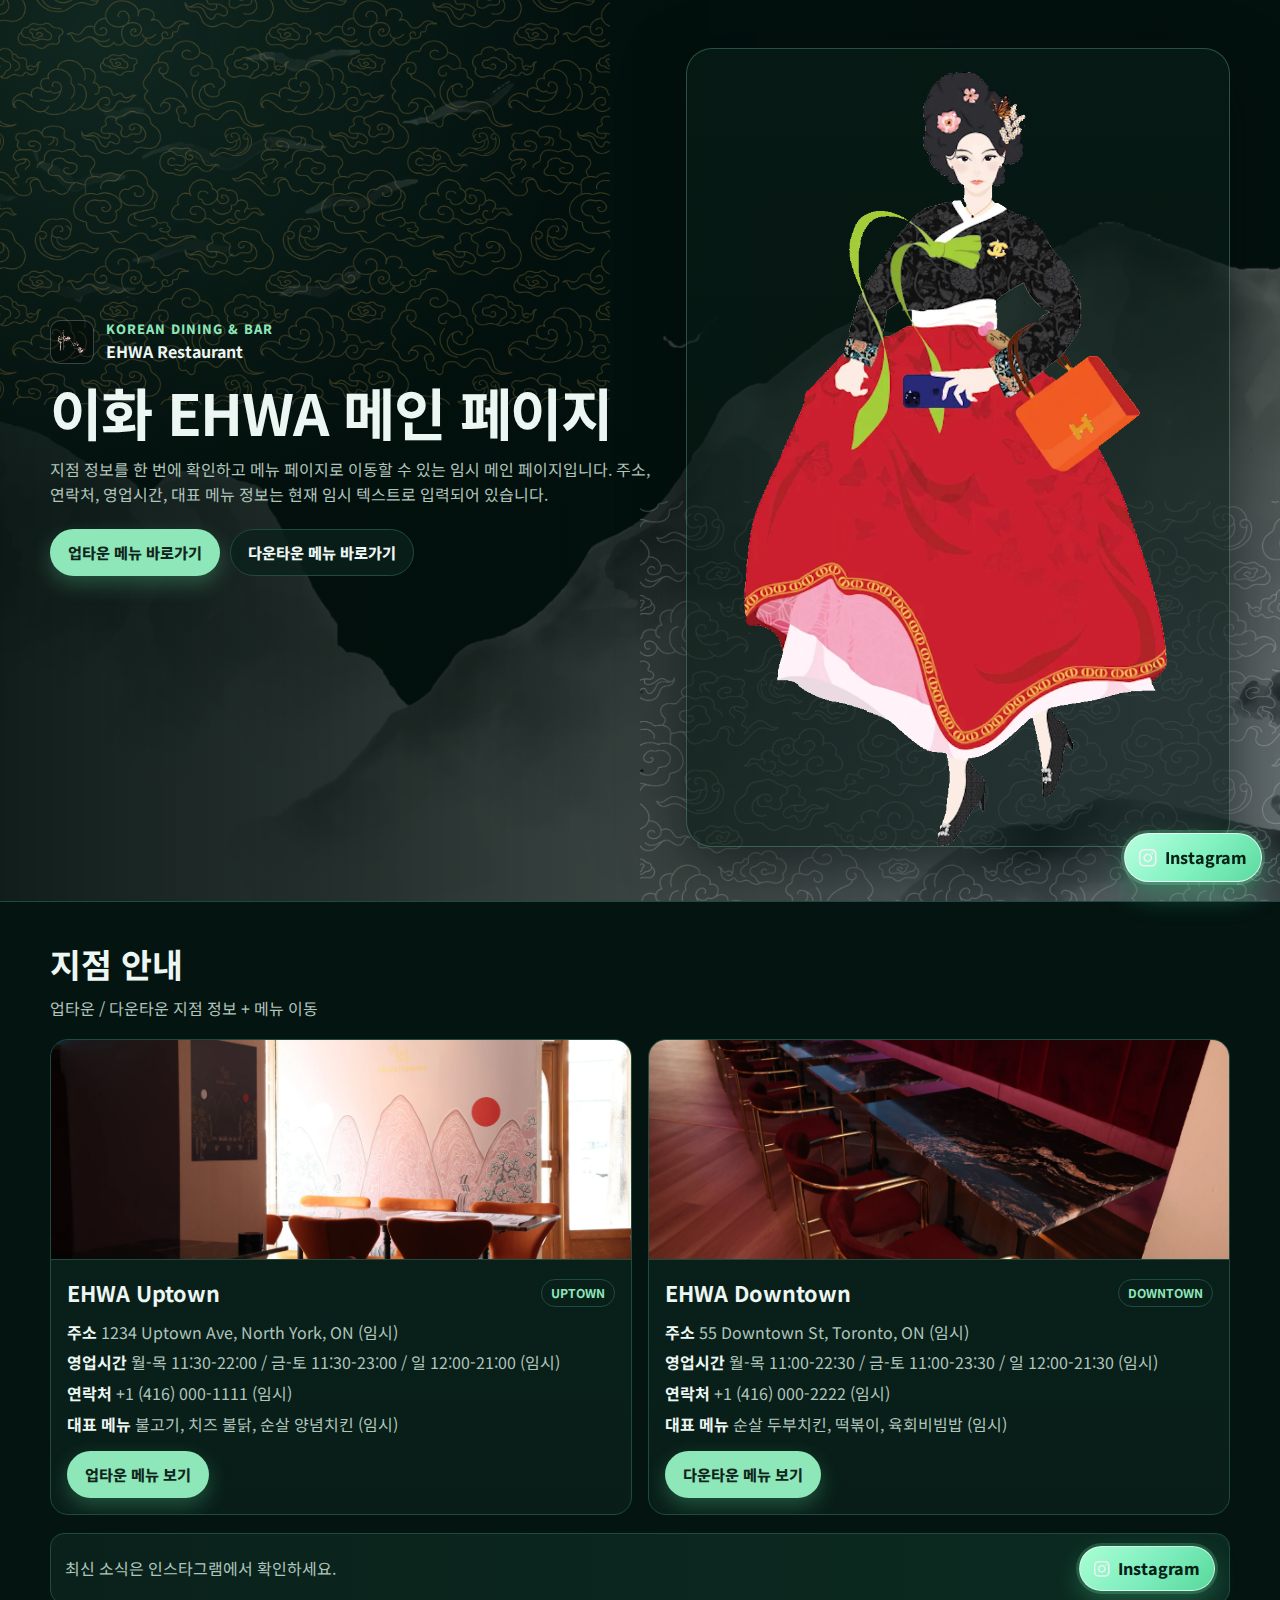
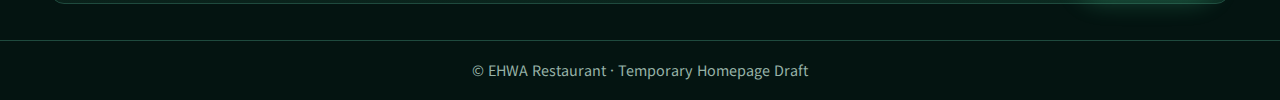
<file: index.html>
<!DOCTYPE html>
<html lang="ko">
<head>
  <meta charset="UTF-8" />
  <meta name="viewport" content="width=device-width, initial-scale=1" />
  <title>이화 EHWA 메인 페이지</title>
  <link rel="preconnect" href="https://fonts.googleapis.com" />
  <link rel="preconnect" href="https://fonts.gstatic.com" crossorigin />
  <link href="https://fonts.googleapis.com/css2?family=Noto+Sans+KR:wght@400;500;700;800&display=swap" rel="stylesheet" />
  <style>
    :root {
      --bg:#041411;
      --bg-soft:#07201a;
      --panel:#0a251e;
      --panel-2:#0e2d25;
      --line:#1f4a3e;
      --text:#ecf6f2;
      --muted:#b0c5bc;
      --mint:#8ee7b9;
      --mint-strong:#61d89d;
    }

    * { box-sizing:border-box; }
    html, body { margin:0; padding:0; }

    body {
      font-family:'Noto Sans KR', system-ui, -apple-system, Segoe UI, Roboto, sans-serif;
      color:var(--text);
      background:var(--bg);
      line-height:1.55;
    }

    a { color:inherit; text-decoration:none; }
    img { max-width:100%; display:block; }

    .container {
      width:min(1180px, calc(100% - 40px));
      margin-inline:auto;
    }

    .hero {
      position:relative;
      min-height:85vh;
      border-bottom:1px solid var(--line);
      overflow:hidden;
      isolation:isolate;
      display:grid;
      align-items:center;
    }

    .hero::before {
      content:"";
      position:absolute;
      inset:0;
      background:
        radial-gradient(circle at 10% 5%, rgba(94,174,144,.15), transparent 32%),
        radial-gradient(circle at 85% 85%, rgba(86,122,210,.09), transparent 28%),
        linear-gradient(to right, rgba(3,16,13,.95), rgba(3,16,13,.62)),
        url('assets/background수묵.webp') center/cover no-repeat;
      z-index:-3;
      transform:scale(1.03);
    }

    .decor-top,
    .decor-bottom {
      position:absolute;
      pointer-events:none;
      opacity:.22;
      filter:drop-shadow(0 0 40px rgba(117,185,160,.15));
      z-index:-2;
    }

    .decor-top {
      top:-8px;
      left:-10px;
      width:min(620px, 68vw);
    }

    .decor-bottom {
      right:-20px;
      bottom:-40px;
      width:min(660px, 72vw);
      transform:scaleX(-1);
    }

    .hero-grid {
      padding:48px 0 54px;
      display:grid;
      grid-template-columns:1.05fr .95fr;
      gap:34px;
      align-items:center;
    }

    .logo-row {
      display:flex;
      align-items:center;
      gap:12px;
      margin-bottom:14px;
    }

    .logo-row img {
      width:44px;
      height:44px;
      object-fit:contain;
      border-radius:10px;
      border:1px solid rgba(255,255,255,.22);
      padding:6px;
      background:rgba(0,0,0,.3);
    }

    .eyebrow {
      margin:0;
      color:var(--mint);
      font-size:.8rem;
      letter-spacing:.08em;
      text-transform:uppercase;
      font-weight:800;
    }

    h1 {
      margin:0 0 12px;
      font-size:clamp(2rem, 5vw, 3.55rem);
      line-height:1.18;
      letter-spacing:-.02em;
    }

    .hero-desc {
      margin:0 0 22px;
      color:var(--muted);
      max-width:620px;
    }

    .hero-actions {
      display:flex;
      flex-wrap:wrap;
      gap:10px;
    }

    .btn {
      display:inline-flex;
      align-items:center;
      justify-content:center;
      gap:8px;
      padding:11px 17px;
      border-radius:999px;
      font-weight:800;
      font-size:.95rem;
      border:1px solid var(--line);
      background:rgba(11,33,27,.8);
      transition:.2s ease;
    }

    .btn:hover { transform:translateY(-1px); }

    .btn.primary {
      background:var(--mint);
      color:#10261d;
      border-color:transparent;
      box-shadow:0 8px 20px rgba(93,222,162,.28);
    }

    .btn.primary:hover { background:var(--mint-strong); }

    .hero-visual {
      position:relative;
      border:1px solid rgba(142,231,185,.28);
      border-radius:26px;
      background:linear-gradient(180deg, rgba(9,30,24,.62), rgba(7,24,19,.62));
      min-height:560px;
      display:flex;
      align-items:flex-end;
      justify-content:center;
      padding:18px 18px 0;
      box-shadow:0 20px 60px rgba(2,10,8,.6);
    }

    .hero-visual img {
      width:min(440px, 92%);
      object-fit:contain;
    }

    .section {
      padding:36px 0 18px;
    }

    .section h2 {
      margin:0 0 6px;
      font-size:clamp(1.5rem, 3vw, 2.1rem);
    }

    .section p {
      margin:0 0 18px;
      color:var(--muted);
    }

    .branch-grid {
      display:grid;
      grid-template-columns:1fr 1fr;
      gap:16px;
    }

    .branch-card {
      background:linear-gradient(180deg, rgba(10,36,29,.9), rgba(9,30,24,.95));
      border:1px solid var(--line);
      border-radius:18px;
      overflow:hidden;
    }

    .branch-card > img {
      width:100%;
      height:220px;
      object-fit:cover;
      border-bottom:1px solid var(--line);
    }

    .branch-body { padding:16px; }

    .branch-head {
      display:flex;
      justify-content:space-between;
      align-items:center;
      gap:10px;
      margin-bottom:10px;
    }

    .branch-head h3 { margin:0; font-size:1.35rem; }

    .tag {
      border:1px solid var(--line);
      color:var(--mint);
      font-size:.76rem;
      border-radius:999px;
      padding:4px 9px;
      font-weight:700;
    }

    .branch-list {
      list-style:none;
      margin:0;
      padding:0;
      color:var(--muted);
    }

    .branch-list li { margin-bottom:6px; }

    .branch-list strong { color:var(--text); }

    .branch-cta { margin-top:14px; }

    .insta-wide {
      margin-top:18px;
      border:1px solid var(--line);
      background:linear-gradient(90deg, rgba(10,34,27,.95), rgba(12,44,34,.95));
      border-radius:14px;
      padding:12px 14px;
      display:flex;
      justify-content:space-between;
      align-items:center;
      gap:10px;
      color:var(--muted);
    }

    .insta-btn {
      display:inline-flex;
      align-items:center;
      gap:8px;
      font-weight:800;
      color:#052216;
      background:linear-gradient(135deg, #a9ffd4, #7cecbc 55%, #58d89a);
      padding:9px 14px;
      border-radius:999px;
      border:1px solid rgba(255,255,255,.6);
      box-shadow:0 0 0 3px rgba(121,238,177,.2), 0 10px 24px rgba(75,210,149,.3);
    }

    .insta-btn img { width:16px; height:16px; }

    .floating-insta {
      position:fixed;
      right:18px;
      bottom:18px;
      z-index:40;
      display:inline-flex;
      align-items:center;
      gap:8px;
      padding:11px 14px;
      border-radius:999px;
      font-weight:800;
      color:#042216;
      background:linear-gradient(135deg, #b8ffe0, #80f1bf 55%, #5dd89f);
      border:1px solid rgba(255,255,255,.72);
      box-shadow:0 0 0 3px rgba(124,240,186,.24), 0 12px 28px rgba(58,211,138,.4);
    }

    .floating-insta img { width:18px; height:18px; }

    footer {
      margin-top:18px;
      border-top:1px solid var(--line);
      color:#97b2a7;
      text-align:center;
      padding:18px;
      font-size:.9rem;
    }

    @media (max-width: 980px) {
      .hero-grid { grid-template-columns:1fr; }
      .hero-visual { min-height:460px; }
      .branch-grid { grid-template-columns:1fr; }
    }
  </style>
</head>
<body>
  <header class="hero">
    <img class="decor-top" src="assets/clouds.webp" alt="" aria-hidden="true" />
    <img class="decor-bottom" src="assets/clouds-white.webp" alt="" aria-hidden="true" />

    <div class="container hero-grid">
      <div>
        <div class="logo-row">
          <img src="assets/logo-white.png" alt="EHWA 로고" />
          <div>
            <p class="eyebrow">Korean Dining & Bar</p>
            <strong>EHWA Restaurant</strong>
          </div>
        </div>

        <h1>이화 EHWA 메인 페이지</h1>
        <p class="hero-desc">
          지점 정보를 한 번에 확인하고 메뉴 페이지로 이동할 수 있는 임시 메인 페이지입니다.
          주소, 연락처, 영업시간, 대표 메뉴 정보는 현재 임시 텍스트로 입력되어 있습니다.
        </p>

        <div class="hero-actions">
          <a class="btn primary" href="#uptown">업타운 메뉴 바로가기</a>
          <a class="btn" href="#downtown">다운타운 메뉴 바로가기</a>
        </div>
      </div>

      <div class="hero-visual" aria-label="여자 비주얼">
        <img src="assets/woman.webp" alt="여성 메인 비주얼 이미지" />
      </div>
    </div>
  </header>

  <main class="container section">
    <h2>지점 안내</h2>
    <p>업타운 / 다운타운 지점 정보 + 메뉴 이동</p>

    <section class="branch-grid">
      <article class="branch-card" id="uptown">
        <img src="assets/매장-scaled.webp" alt="EHWA Uptown 내부 이미지" />
        <div class="branch-body">
          <div class="branch-head">
            <h3>EHWA Uptown</h3>
            <span class="tag">UPTOWN</span>
          </div>
          <ul class="branch-list">
            <li><strong>주소</strong> 1234 Uptown Ave, North York, ON (임시)</li>
            <li><strong>영업시간</strong> 월-목 11:30-22:00 / 금-토 11:30-23:00 / 일 12:00-21:00 (임시)</li>
            <li><strong>연락처</strong> +1 (416) 000-1111 (임시)</li>
            <li><strong>대표 메뉴</strong> 불고기, 치즈 불닭, 순살 양념치킨 (임시)</li>
          </ul>
          <div class="branch-cta">
            <a class="btn primary" href="menu/uptown/index.html">업타운 메뉴 보기</a>
          </div>
        </div>
      </article>

      <article class="branch-card" id="downtown">
        <img src="assets/seats-scaled.webp" alt="EHWA Downtown 내부 이미지" />
        <div class="branch-body">
          <div class="branch-head">
            <h3>EHWA Downtown</h3>
            <span class="tag">DOWNTOWN</span>
          </div>
          <ul class="branch-list">
            <li><strong>주소</strong> 55 Downtown St, Toronto, ON (임시)</li>
            <li><strong>영업시간</strong> 월-목 11:00-22:30 / 금-토 11:00-23:30 / 일 12:00-21:30 (임시)</li>
            <li><strong>연락처</strong> +1 (416) 000-2222 (임시)</li>
            <li><strong>대표 메뉴</strong> 순살 두부치킨, 떡볶이, 육회비빔밥 (임시)</li>
          </ul>
          <div class="branch-cta">
            <a class="btn primary" href="menu/downtown/index.html">다운타운 메뉴 보기</a>
          </div>
        </div>
      </article>
    </section>

    <div class="insta-wide">
      <span>최신 소식은 인스타그램에서 확인하세요.</span>
      <a class="insta-btn" href="https://www.instagram.com/" target="_blank" rel="noopener noreferrer" aria-label="인스타그램 이동">
        <img src="assets/Group-11863g.svg" alt="인스타그램 로고" />
        Instagram
      </a>
    </div>
  </main>

  <a class="floating-insta" href="https://www.instagram.com/" target="_blank" rel="noopener noreferrer" aria-label="인스타그램 바로가기">
    <img src="assets/Group-11863g.svg" alt="인스타그램 로고" />
    Instagram
  </a>

  <footer>
    © EHWA Restaurant · Temporary Homepage Draft
  </footer>
</body>
</html>
</file>
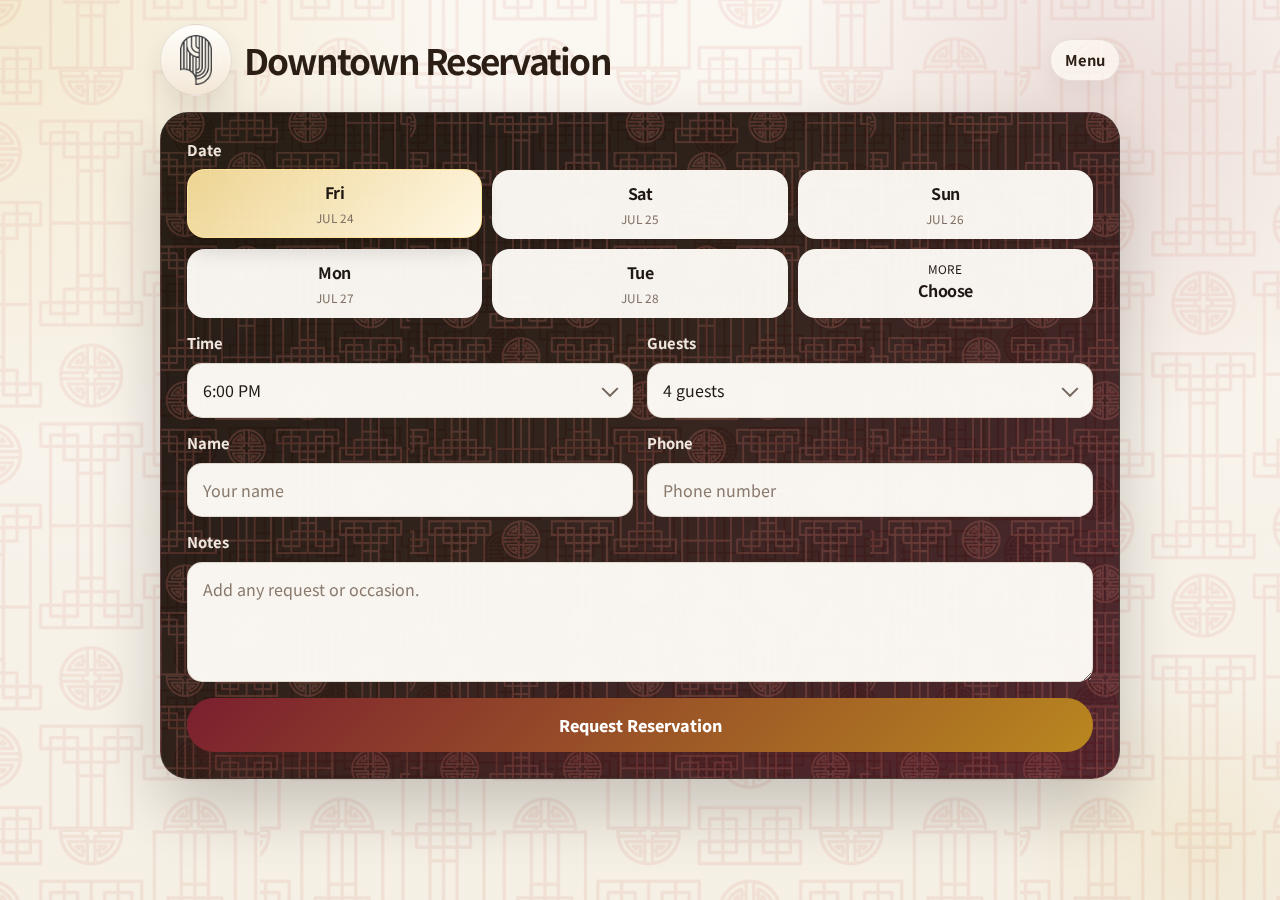
<file: downtown/reservation/index.html>
﻿<!doctype html>
<html lang="en">
<head>
  <meta charset="UTF-8" />
  <meta name="viewport" content="width=device-width, initial-scale=1.0" />
  <title>Reserve | EHWA</title>
  <link rel="preconnect" href="https://fonts.googleapis.com" />
  <link rel="preconnect" href="https://fonts.gstatic.com" crossorigin />
  <link href="https://fonts.googleapis.com/css2?family=Noto+Sans+KR:wght@400;500;700;800&display=swap" rel="stylesheet" />
  <link rel="stylesheet" href="../../css/global.css?v=20260423-7" />
  <style>
    :root {
      --ink: #201712;
      --muted: #74665b;
      --wine: #7b1f2f;
      --gold: #d4af37;
      --line: rgba(255, 255, 255, 0.12);
      --paper-line: rgba(113, 88, 60, 0.18);
      --shadow: 0 30px 64px rgba(17, 11, 8, 0.2);
      --radius-xl: 28px;
      --radius-lg: 20px;
      --radius-md: 15px;
    }

    * {
      box-sizing: border-box;
    }

    body {
      margin: 0;
      min-height: 100vh;
      color: var(--ink);
      font-family: "Noto Sans KR", system-ui, -apple-system, BlinkMacSystemFont, "Segoe UI", sans-serif;
      background:
        radial-gradient(circle at top left, rgba(212, 175, 55, 0.18), transparent 28%),
        radial-gradient(circle at 86% 12%, rgba(123, 31, 47, 0.12), transparent 24%),
        linear-gradient(180deg, rgba(251, 247, 241, 0.98) 0%, rgba(245, 239, 228, 0.98) 100%);
      overflow-x: hidden;
    }

    body::before {
      content: "";
      position: fixed;
      inset: 0;
      background:
        linear-gradient(180deg, rgba(255, 252, 247, 0.18), rgba(255, 252, 247, 0.06)),
        url("../../assets/pattern.webp") center / 760px auto;
      opacity: 0.14;
      pointer-events: none;
      z-index: -2;
    }

    body::after {
      content: "";
      position: fixed;
      inset: auto -80px -120px auto;
      width: 340px;
      height: 340px;
      border-radius: 50%;
      background: radial-gradient(circle, rgba(212, 175, 55, 0.12), transparent 72%);
      filter: blur(14px);
      pointer-events: none;
      z-index: -1;
    }

    a {
      color: inherit;
      text-decoration: none;
    }

    .shell {
      width: min(100% - 18px, 760px);
      margin: 0 auto;
      padding: 18px 0 40px;
    }

    .topbar {
      display: flex;
      align-items: center;
      justify-content: space-between;
      gap: 12px;
      margin-bottom: 16px;
    }

    .brand {
      display: inline-flex;
      align-items: center;
      gap: 12px;
      min-width: 0;
    }

    .logo-link {
      display: inline-flex;
      align-items: center;
      justify-content: center;
      width: 62px;
      height: 62px;
      border-radius: 999px;
      background: linear-gradient(180deg, rgba(255, 254, 250, 0.98), rgba(243, 231, 215, 0.94));
      border: 1px solid rgba(73, 53, 36, 0.12);
      box-shadow: 0 14px 28px rgba(42, 28, 18, 0.1);
      flex: none;
    }

    .logo-link img {
      width: 42px;
      height: 42px;
      object-fit: contain;
    }

    .brand h1 {
      margin: 0;
      color: #2b1e14;
      font-size: clamp(1.45rem, 6vw, 2.2rem);
      letter-spacing: -0.05em;
    }

    .back-link {
      display: inline-flex;
      align-items: center;
      justify-content: center;
      min-height: 42px;
      padding: 0 14px;
      border-radius: 999px;
      border: 1px solid rgba(113, 88, 60, 0.14);
      background: rgba(255, 251, 245, 0.72);
      color: #2c2016;
      font-size: 0.92rem;
      font-weight: 700;
      white-space: nowrap;
      box-shadow: 0 10px 22px rgba(32, 20, 13, 0.05);
    }

    .booking-card {
      position: relative;
      border: 1px solid var(--line);
      border-radius: var(--radius-xl);
      background:
        linear-gradient(135deg, rgba(22, 15, 11, 0.96) 0%, rgba(37, 23, 16, 0.94) 45%, rgba(68, 24, 33, 0.92) 100%),
        url("../../assets/pattern.webp") center / 520px auto;
      box-shadow: var(--shadow);
      overflow: hidden;
      backdrop-filter: blur(8px);
    }

    .booking-card::before {
      content: "";
      position: absolute;
      inset: 0;
      background:
        radial-gradient(circle at top left, rgba(212, 175, 55, 0.16), transparent 30%),
        linear-gradient(180deg, rgba(255, 255, 255, 0.02), rgba(255, 255, 255, 0)),
        url("../../assets/pattern.webp") center / 460px auto;
      opacity: 0.24;
      pointer-events: none;
    }

    .booking-form {
      position: relative;
      z-index: 1;
      display: grid;
      gap: 16px;
      padding: 18px;
    }

    .field-grid {
      display: grid;
      gap: 14px;
    }

    .field {
      display: grid;
      gap: 8px;
    }

    label {
      font-size: 0.92rem;
      font-weight: 700;
      color: rgba(255, 248, 240, 0.92);
    }

    input,
    textarea {
      width: 100%;
      padding: 14px 15px;
      border: 1px solid var(--paper-line);
      border-radius: var(--radius-md);
      background: rgba(255, 252, 247, 0.97);
      color: #1f1712;
      font: inherit;
      outline: none;
      transition: border-color 0.2s ease, box-shadow 0.2s ease, background 0.2s ease;
      appearance: none;
      -webkit-appearance: none;
    }

    input:focus,
    textarea:focus,
    .picker-trigger:focus {
      border-color: rgba(123, 31, 47, 0.38);
      box-shadow: 0 0 0 4px rgba(123, 31, 47, 0.1);
      background: #fff;
    }

    input::placeholder,
    textarea::placeholder {
      color: #897a6d;
    }

    textarea {
      min-height: 120px;
      resize: vertical;
    }

    .picker-trigger {
      width: 100%;
      min-height: 53px;
      padding: 14px 15px;
      border: 1px solid var(--paper-line);
      border-radius: var(--radius-md);
      background: rgba(255, 252, 247, 0.97);
      color: #1f1712;
      font: inherit;
      text-align: left;
      cursor: pointer;
      outline: none;
      position: relative;
    }

    .picker-trigger::after {
      content: "";
      position: absolute;
      right: 16px;
      top: 50%;
      width: 10px;
      height: 10px;
      border-right: 2px solid rgba(60, 44, 30, 0.7);
      border-bottom: 2px solid rgba(60, 44, 30, 0.7);
      transform: translateY(-60%) rotate(45deg);
      pointer-events: none;
    }

    .date-grid {
      position: relative;
      display: grid;
      grid-template-columns: repeat(3, minmax(0, 1fr));
      gap: 10px;
    }

    .date-chip {
      width: 100%;
      min-height: 68px;
      padding: 10px 8px;
      border-radius: 18px;
      border: 1px solid rgba(255, 255, 255, 0.1);
      background: rgba(255, 252, 247, 0.96);
      color: #1f1712;
      font: inherit;
      cursor: pointer;
      text-align: center;
      transition: transform 0.18s ease, border-color 0.18s ease, background 0.18s ease;
    }

    .date-chip span,
    .date-chip strong {
      display: block;
    }

    .date-chip span {
      color: #7f7063;
      font-size: 0.74rem;
      text-transform: uppercase;
    }

    .date-chip strong {
      margin-bottom: 4px;
      font-size: 1rem;
      letter-spacing: -0.03em;
    }

    .date-chip.is-active {
      border-color: rgba(255, 228, 155, 0.92);
      background: linear-gradient(135deg, rgba(255, 229, 158, 0.92), rgba(255, 247, 227, 1));
      box-shadow: 0 12px 22px rgba(17, 11, 8, 0.14);
      transform: translateY(-1px);
    }

    .date-chip.more-chip {
      background: rgba(255, 252, 247, 0.96);
      color: #1f1712;
      border-color: rgba(255, 255, 255, 0.1);
    }

    .date-chip.more-chip span,
    .date-chip.more-chip strong {
      color: inherit;
    }

    .date-chip.more-chip.is-active {
      border-color: rgba(255, 228, 155, 0.92);
      background: linear-gradient(135deg, rgba(255, 229, 158, 0.92), rgba(255, 247, 227, 1));
      box-shadow: 0 12px 22px rgba(17, 11, 8, 0.14);
    }

    .guest-custom-input {
      display: none;
    }

    .guest-custom-input.is-open {
      display: block;
    }

    .submit-btn {
      width: 100%;
      border: 0;
      cursor: pointer;
      min-height: 54px;
      padding: 0 20px;
      border-radius: 999px;
      color: #fff;
      background: linear-gradient(135deg, var(--wine), #b9871f);
      font: inherit;
      font-weight: 800;
      box-shadow: 0 18px 30px rgba(123, 31, 47, 0.22);
      transition: transform 0.2s ease, opacity 0.2s ease;
    }

    .submit-btn:hover {
      transform: translateY(-1px);
      opacity: 0.97;
    }

    .modal-backdrop,
    .sheet-backdrop {
      position: fixed;
      inset: 0;
      display: none;
      align-items: center;
      justify-content: center;
      padding: 18px;
      background: rgba(18, 12, 9, 0.56);
      backdrop-filter: blur(6px);
      z-index: 100;
    }

    .modal-backdrop.is-open {
      display: flex;
    }

    .sheet-backdrop.is-open {
      display: block;
    }

    .modal {
      width: min(100%, 420px);
      padding: 24px;
      border-radius: 24px;
      background:
        linear-gradient(180deg, rgba(255, 252, 247, 0.98), rgba(247, 239, 228, 0.98)),
        url("../../assets/pattern.webp") center / 400px auto;
      border: 1px solid rgba(108, 85, 58, 0.14);
      box-shadow: 0 28px 54px rgba(18, 12, 9, 0.2);
    }

    .modal h2 {
      margin: 0 0 10px;
      font-size: 1.4rem;
      letter-spacing: -0.04em;
    }

    .modal p {
      margin: 0 0 20px;
      color: var(--muted);
      line-height: 1.6;
    }

    .modal-details {
      margin: 0 0 20px;
    }

    .modal-btn {
      width: 100%;
      border: 0;
      cursor: pointer;
      min-height: 46px;
      border-radius: 999px;
      background: linear-gradient(135deg, var(--wine), #b9871f);
      color: #fff;
      font: inherit;
      font-weight: 800;
    }

    .sheet-backdrop {
      z-index: 110;
    }

    .picker-sheet {
      position: absolute;
      left: 0;
      right: 0;
      bottom: 0;
      margin: 0 auto;
      width: min(100%, 760px);
      max-height: min(72vh, 520px);
      border-radius: 24px 24px 0 0;
      background:
        linear-gradient(180deg, rgba(255, 252, 247, 0.98), rgba(247, 239, 228, 0.98)),
        url("../../assets/pattern.webp") center / 420px auto;
      box-shadow: 0 -16px 48px rgba(17, 11, 8, 0.22);
      overflow: hidden;
    }

    .sheet-header {
      display: flex;
      align-items: center;
      justify-content: space-between;
      gap: 12px;
      padding: 18px 18px 12px;
    }

    .sheet-header h2 {
      margin: 0;
      font-size: 1.2rem;
      letter-spacing: -0.04em;
    }

    .sheet-close {
      border: 0;
      background: transparent;
      color: var(--muted);
      font: inherit;
      font-weight: 700;
      cursor: pointer;
    }

    .sheet-options {
      display: grid;
      gap: 10px;
      padding: 0 18px 18px;
      max-height: calc(min(72vh, 520px) - 72px);
      overflow: auto;
      -webkit-overflow-scrolling: touch;
    }

    .sheet-option {
      width: 100%;
      min-height: 54px;
      padding: 0 16px;
      border-radius: 16px;
      border: 1px solid rgba(113, 88, 60, 0.14);
      background: rgba(255, 255, 255, 0.76);
      color: var(--ink);
      font: inherit;
      font-weight: 700;
      text-align: left;
      cursor: pointer;
    }

    .sheet-option.is-active {
      border-color: rgba(123, 31, 47, 0.34);
      background: rgba(123, 31, 47, 0.08);
    }

    .sheet-option.is-custom {
      border-style: dashed;
      border-color: rgba(123, 31, 47, 0.28);
      background: linear-gradient(135deg, rgba(123, 31, 47, 0.08), rgba(212, 175, 55, 0.08));
      color: #6b2230;
    }

    .calendar-shell {
      display: grid;
      gap: 14px;
      padding: 0 18px 18px;
    }

    .calendar-toolbar {
      display: flex;
      align-items: center;
      justify-content: space-between;
      gap: 10px;
    }

    .calendar-nav {
      width: 40px;
      height: 40px;
      border: 0;
      border-radius: 999px;
      background: rgba(123, 31, 47, 0.08);
      color: #6b2230;
      font: inherit;
      font-weight: 800;
      cursor: pointer;
    }

    .calendar-label {
      font-size: 1rem;
      font-weight: 800;
      color: #2e2016;
      letter-spacing: -0.02em;
    }

    .calendar-weekdays,
    .calendar-grid {
      display: grid;
      grid-template-columns: repeat(7, minmax(0, 1fr));
      gap: 8px;
    }

    .calendar-weekdays span {
      text-align: center;
      font-size: 0.76rem;
      font-weight: 700;
      color: #8a7a6d;
      text-transform: uppercase;
    }

    .calendar-day {
      min-height: 48px;
      border: 1px solid rgba(113, 88, 60, 0.12);
      border-radius: 14px;
      background: rgba(255, 255, 255, 0.78);
      color: #2c2016;
      font: inherit;
      font-weight: 700;
      cursor: pointer;
    }

    .calendar-day.is-empty {
      visibility: hidden;
    }

    .calendar-day.is-disabled {
      opacity: 0.34;
      cursor: default;
    }

    .calendar-day.is-selected {
      border-color: rgba(255, 216, 110, 0.98);
      background: linear-gradient(135deg, rgba(255, 225, 140, 0.98), rgba(255, 246, 220, 1));
      box-shadow: 0 10px 18px rgba(17, 11, 8, 0.12);
    }

    @media (min-width: 720px) {
      .shell {
        width: min(100% - 28px, 960px);
        padding-top: 24px;
      }

      .logo-link {
        width: 72px;
        height: 72px;
      }

      .logo-link img {
        width: 50px;
        height: 50px;
      }

      .booking-form {
        padding: 26px;
      }

      .field-grid {
        grid-template-columns: repeat(2, minmax(0, 1fr));
      }

      .field.full {
        grid-column: 1 / -1;
      }
    }
  </style>
</head>
<body>
  <div class="shell">
    <header class="topbar">
      <div class="brand">
          <a class="logo-link" href="../../index.html" aria-label="EHWA test home">
            <img src="../../assets/logo-dark.webp" alt="EHWA logo" />
        </a>
        <h1>Downtown Reservation</h1>
      </div>
          <a class="back-link" href="../../downtown/menu/index.html">Menu</a>
    </header>

    <section class="booking-card">
      <form class="booking-form" id="reservationForm" method="POST" action="https://script.google.com/macros/s/AKfycbxS_ru2I7ySfJeH4kD3hd1wPiHerJW3Iiujn95evZuFiyLNrJUo-_H6rKngdxt0EeBFVw/exec" target="reservationSubmitFrame">
        <input name="action" type="hidden" value="create" />
        <input name="status" type="hidden" value="active" />
        <input name="sheetName" type="hidden" value="Downtown Reservation" />
        <div class="field-grid">
          <div class="field full">
            <label for="date">Date</label>
            <div class="date-grid" id="dateGrid"></div>
            <input id="date" name="date" type="hidden" required />
          </div>

          <div class="field">
            <label for="timeDisplay">Time</label>
            <button class="picker-trigger" id="timeDisplay" type="button" data-picker="time">6:00 PM</button>
            <input id="time" name="time" type="hidden" value="6:00 PM" />
          </div>

          <div class="field">
            <label for="peopleDisplay">Guests</label>
            <button class="picker-trigger" id="peopleDisplay" type="button" data-picker="people">4 guests</button>
            <input id="peopleCustomInput" class="guest-custom-input" type="number" inputmode="numeric" min="2" placeholder="Enter guest count" />
            <input id="people" name="people" type="hidden" value="4 guests" required />
          </div>

          <div class="field">
            <label for="name">Name</label>
            <input id="name" name="name" type="text" placeholder="Your name" enterkeyhint="next" required />
          </div>

          <div class="field">
            <label for="phone">Phone</label>
            <input id="phone" name="phone" type="tel" inputmode="numeric" autocomplete="tel" enterkeyhint="done" placeholder="Phone number" required />
          </div>

          <div class="field full">
            <label for="notes">Notes</label>
            <textarea id="notes" name="notes" enterkeyhint="done" placeholder="Add any request or occasion."></textarea>
          </div>
        </div>

        <button class="submit-btn" type="submit">Request Reservation</button>
      </form>
    </section>
  </div>

  <iframe name="reservationSubmitFrame" hidden></iframe>

  <div class="modal-backdrop" id="reservationModal" aria-hidden="true">
    <div class="modal" role="dialog" aria-modal="true" aria-labelledby="reservationModalTitle">
      <h2 id="reservationModalTitle">Reservation Confirmed</h2>
      <div class="modal-details" id="reservationModalDetails" hidden></div>
      <button class="modal-btn" type="button" id="reservationModalClose">Close</button>
    </div>
  </div>

  <div class="sheet-backdrop" id="pickerSheet" aria-hidden="true">
    <div class="picker-sheet" role="dialog" aria-modal="true" aria-labelledby="pickerTitle">
      <div class="sheet-header">
        <h2 id="pickerTitle">Select</h2>
        <button class="sheet-close" id="pickerClose" type="button">Close</button>
      </div>
      <div class="sheet-options" id="pickerOptions"></div>
      <div class="calendar-shell" id="calendarShell" hidden>
        <div class="calendar-toolbar">
          <button class="calendar-nav" id="calendarPrev" type="button" aria-label="Previous month">&lt;</button>
          <div class="calendar-label" id="calendarLabel">Month</div>
          <button class="calendar-nav" id="calendarNext" type="button" aria-label="Next month">&gt;</button>
        </div>
        <div class="calendar-weekdays">
          <span>Sun</span>
          <span>Mon</span>
          <span>Tue</span>
          <span>Wed</span>
          <span>Thu</span>
          <span>Fri</span>
          <span>Sat</span>
        </div>
        <div class="calendar-grid" id="calendarGrid"></div>
      </div>
    </div>
  </div>

  <script>
    (function () {
      const form = document.getElementById("reservationForm");
      const dateInput = document.getElementById("date");
      const dateGrid = document.getElementById("dateGrid");
      const timeInput = document.getElementById("time");
      const peopleInput = document.getElementById("people");
      const timeDisplay = document.getElementById("timeDisplay");
      const peopleDisplay = document.getElementById("peopleDisplay");
      const peopleCustomInput = document.getElementById("peopleCustomInput");
      const nameInput = document.getElementById("name");
      const phoneInput = document.getElementById("phone");
      const notesInput = document.getElementById("notes");
      const branchLabel = "Downtown";

      const modal = document.getElementById("reservationModal");
      const modalClose = document.getElementById("reservationModalClose");
      const modalDetails = document.getElementById("reservationModalDetails");

      const sheet = document.getElementById("pickerSheet");
      const sheetTitle = document.getElementById("pickerTitle");
      const sheetOptions = document.getElementById("pickerOptions");
      const sheetClose = document.getElementById("pickerClose");
      const calendarShell = document.getElementById("calendarShell");
      const calendarGrid = document.getElementById("calendarGrid");
      const calendarLabel = document.getElementById("calendarLabel");
      const calendarPrev = document.getElementById("calendarPrev");
      const calendarNext = document.getElementById("calendarNext");

      const pickerConfig = {
        time: {
          title: "Select time",
          input: timeInput,
          display: timeDisplay,
          options: [
            "6:00 PM",
            "6:30 PM",
            "7:00 PM",
            "7:30 PM",
            "8:00 PM",
            "8:30 PM",
            "9:00 PM",
            "9:30 PM",
            "10:00 PM",
            "10:30 PM",
            "11:00 PM",
            "11:30 PM",
            "12:00 AM",
            "12:30 AM",
            "1:00 AM"
          ]
        },
        people: {
          title: "Select guests",
          input: peopleInput,
          display: peopleDisplay,
          options: [
            "Custom",
            "2 guests",
            "3 guests",
            "4 guests",
            "5 guests",
            "6 guests",
            "7 guests",
            "8 guests"
          ]
        }
      };

      const pad = (num) => String(num).padStart(2, "0");
      const formatInputDate = (date) => `${date.getFullYear()}-${pad(date.getMonth() + 1)}-${pad(date.getDate())}`;
      const formatDisplayDate = (value) => {
        if (!value) return "Not selected";
        const date = new Date(value + "T00:00:00");
        if (Number.isNaN(date.getTime())) return value;
        return new Intl.DateTimeFormat("en-US", {
          weekday: "short",
          month: "short",
          day: "numeric"
        }).format(date);
      };

      const dateOptions = [];
      const start = new Date();
      start.setHours(0, 0, 0, 0);
      for (let i = 0; i < 10; i += 1) {
        const optionDate = new Date(start);
        optionDate.setDate(start.getDate() + i);
        dateOptions.push(formatInputDate(optionDate));
      }
      let calendarCursor = new Date(start.getFullYear(), start.getMonth(), 1);

      const renderDateGrid = () => {
        dateGrid.innerHTML = "";
        const visibleDates = dateOptions.slice(0, 5);

        visibleDates.forEach((value) => {
          const date = new Date(value + "T00:00:00");
          const button = document.createElement("button");
          button.type = "button";
          button.className = "date-chip";
          if (dateInput.value === value) {
            button.classList.add("is-active");
          }
          button.innerHTML = `<strong>${new Intl.DateTimeFormat("en-US", { weekday: "short" }).format(date)}</strong><span>${new Intl.DateTimeFormat("en-US", { month: "short", day: "numeric" }).format(date)}</span>`;
          button.addEventListener("click", () => {
            dateInput.value = value;
            syncDateState();
          });
          dateGrid.appendChild(button);
        });

        const moreButton = document.createElement("button");
        moreButton.type = "button";
        moreButton.className = "date-chip more-chip";
        const selectedIsCustom = dateInput.value && !visibleDates.includes(dateInput.value);
        moreButton.innerHTML = selectedIsCustom
          ? `<span>Chosen</span><strong>${formatDisplayDate(dateInput.value)}</strong>`
          : "<span>More</span><strong>Choose</strong>";
        if (selectedIsCustom) {
          moreButton.classList.add("is-active");
        }
        moreButton.addEventListener("click", () => {
          openSheet("date");
        });
        dateGrid.appendChild(moreButton);
      };

      const syncDateState = () => {
        renderDateGrid();
      };

      const renderModalDetails = () => {
        modalDetails.hidden = false;
        modalDetails.innerHTML = `
          <div class="booking-summary">
            <div class="booking-summary-grid">
              <div class="booking-summary-box">
                <span>Location</span>
                <strong>${branchLabel}</strong>
              </div>
              <div class="booking-summary-box">
                <span>Date</span>
                <strong>${dateInput.value ? formatDisplayDate(dateInput.value) : "-"}</strong>
              </div>
              <div class="booking-summary-box">
                <span>Time</span>
                <strong>${timeInput.value || "-"}</strong>
              </div>
              <div class="booking-summary-box">
                <span>Guests</span>
                <strong>${peopleInput.value || "-"}</strong>
              </div>
              <div class="booking-summary-box">
                <span>Name</span>
                <strong>${nameInput.value.trim() || "Guest"}</strong>
              </div>
              <div class="booking-summary-box">
                <span>Phone</span>
                <strong>${phoneInput.value.trim() || "-"}</strong>
              </div>
            </div>
            <div class="booking-summary-note">${notesInput.value.trim() || "-"}</div>
          </div>
        `;
      };

      const openModal = () => {
        renderModalDetails();
        modal.classList.add("is-open");
        modal.setAttribute("aria-hidden", "false");
      };

      const closeModal = () => {
        modal.classList.remove("is-open");
        modal.setAttribute("aria-hidden", "true");
      };

      const closeSheet = () => {
        sheet.classList.remove("is-open");
        sheet.setAttribute("aria-hidden", "true");
        sheetOptions.innerHTML = "";
        calendarShell.hidden = true;
      };

      const openSheet = (key) => {
        sheetOptions.innerHTML = "";
        calendarShell.hidden = true;

        if (key === "date") {
          sheetTitle.textContent = "Choose date";
          const selectedDate = dateInput.value ? new Date(dateInput.value + "T00:00:00") : new Date();
          calendarCursor = new Date(selectedDate.getFullYear(), selectedDate.getMonth(), 1);
          calendarShell.hidden = false;
          renderCalendar();
          sheet.classList.add("is-open");
          sheet.setAttribute("aria-hidden", "false");
          return;
        }

        const config = pickerConfig[key];
        if (!config) return;

        sheetTitle.textContent = config.title;

        config.options.forEach((option) => {
          const button = document.createElement("button");
          button.type = "button";
          button.className = "sheet-option";
          if (key === "people" && option === "Custom") {
            button.classList.add("is-custom");
          }
          button.textContent = option;
          if (config.input.value === option) {
            button.classList.add("is-active");
          }
          button.addEventListener("click", () => {
            if (key === "people" && option === "Custom") {
              closeSheet();
              peopleDisplay.style.display = "none";
              peopleCustomInput.classList.add("is-open");
              peopleCustomInput.value = "";
              window.setTimeout(() => peopleCustomInput.focus(), 30);
              return;
            }

            config.input.value = option;
            config.display.textContent = option;
            closeSheet();
          });
          sheetOptions.appendChild(button);
        });

        sheet.classList.add("is-open");
        sheet.setAttribute("aria-hidden", "false");
      };

      const applyCustomGuestValue = () => {
        const count = Number.parseInt(peopleCustomInput.value, 10);
        if (!Number.isFinite(count) || count < 2) {
          return;
        }
        const value = `${count} guests`;
        peopleInput.value = value;
        peopleDisplay.textContent = value;
        peopleCustomInput.classList.remove("is-open");
        peopleDisplay.style.display = "";
      };

      document.querySelectorAll("[data-picker]").forEach((button) => {
        button.addEventListener("click", () => {
          openSheet(button.getAttribute("data-picker"));
        });
      });

      peopleCustomInput.addEventListener("keydown", (event) => {
        if (event.key === "Enter") {
          event.preventDefault();
          applyCustomGuestValue();
        }
      });

      peopleCustomInput.addEventListener("blur", () => {
        if (!peopleCustomInput.value.trim()) {
          peopleCustomInput.classList.remove("is-open");
          peopleDisplay.style.display = "";
          return;
        }
        applyCustomGuestValue();
      });

      peopleDisplay.addEventListener("click", () => {
        if (peopleCustomInput.classList.contains("is-open")) {
          peopleCustomInput.classList.remove("is-open");
          peopleDisplay.style.display = "";
        }
      });

      const formatPhoneNumber = (value) => {
        let digits = value.replace(/\D/g, "");
        if (digits.startsWith("1")) {
          digits = digits.slice(1);
        }
        digits = digits.slice(0, 10);
        if (digits.length < 4) return digits;
        if (digits.length < 7) return `(${digits.slice(0, 3)}) ${digits.slice(3)}`;
        return `(${digits.slice(0, 3)}) ${digits.slice(3, 6)}-${digits.slice(6)}`;
      };

      const isValidCanadianPhone = (value) => {
        const digits = value.replace(/\D/g, "");
        return digits.length === 10 || (digits.length === 11 && digits.startsWith("1"));
      };

      phoneInput.addEventListener("input", () => {
        phoneInput.value = formatPhoneNumber(phoneInput.value);
        phoneInput.setCustomValidity("");
      });

      nameInput.addEventListener("keydown", (event) => {
        if (event.key === "Enter") {
          event.preventDefault();
          phoneInput.focus();
        }
      });

      [phoneInput, notesInput].forEach((input) => {
        input.addEventListener("keydown", (event) => {
          if (event.key === "Enter") {
            input.blur();
          }
        });
      });

      form.addEventListener("submit", (event) => {
        if (!isValidCanadianPhone(phoneInput.value)) {
          event.preventDefault();
          phoneInput.setCustomValidity("Please enter a valid Canadian phone number.");
          phoneInput.reportValidity();
          phoneInput.focus();
          return;
        }

        phoneInput.setCustomValidity("");
        window.setTimeout(openModal, 250);
      });

      modalClose.addEventListener("click", closeModal);
      modal.addEventListener("click", (event) => {
        if (event.target === modal) {
          closeModal();
        }
      });

      const renderCalendar = () => {
        calendarGrid.innerHTML = "";
        calendarLabel.textContent = new Intl.DateTimeFormat("en-US", {
          month: "long",
          year: "numeric"
        }).format(calendarCursor);

        const monthStart = new Date(calendarCursor.getFullYear(), calendarCursor.getMonth(), 1);
        const monthEnd = new Date(calendarCursor.getFullYear(), calendarCursor.getMonth() + 1, 0);
        const firstWeekday = monthStart.getDay();
        const todayFloor = new Date();
        todayFloor.setHours(0, 0, 0, 0);

        for (let i = 0; i < firstWeekday; i += 1) {
          const empty = document.createElement("div");
          empty.className = "calendar-day is-empty";
          calendarGrid.appendChild(empty);
        }

        for (let day = 1; day <= monthEnd.getDate(); day += 1) {
          const date = new Date(calendarCursor.getFullYear(), calendarCursor.getMonth(), day);
          const value = formatInputDate(date);
          const button = document.createElement("button");
          button.type = "button";
          button.className = "calendar-day";
          button.textContent = String(day);

          if (date < todayFloor) {
            button.classList.add("is-disabled");
            button.disabled = true;
          } else {
            button.addEventListener("click", () => {
              dateInput.value = value;
              syncDateState();
              closeSheet();
            });
          }

          if (dateInput.value === value) {
            button.classList.add("is-selected");
          }

          calendarGrid.appendChild(button);
        }
      };

      calendarPrev.addEventListener("click", () => {
        calendarCursor = new Date(calendarCursor.getFullYear(), calendarCursor.getMonth() - 1, 1);
        renderCalendar();
      });

      calendarNext.addEventListener("click", () => {
        calendarCursor = new Date(calendarCursor.getFullYear(), calendarCursor.getMonth() + 1, 1);
        renderCalendar();
      });

      sheetClose.addEventListener("click", closeSheet);
      sheet.addEventListener("click", (event) => {
        if (event.target === sheet) {
          closeSheet();
        }
      });

      document.addEventListener("keydown", (event) => {
        if (event.key === "Escape") {
          if (sheet.classList.contains("is-open")) {
            closeSheet();
          } else if (modal.classList.contains("is-open")) {
            closeModal();
          }
        }
      });

      dateInput.value = dateOptions[0];
      renderDateGrid();
      syncDateState();
    })();
  </script>
</body>
</html>
</file>
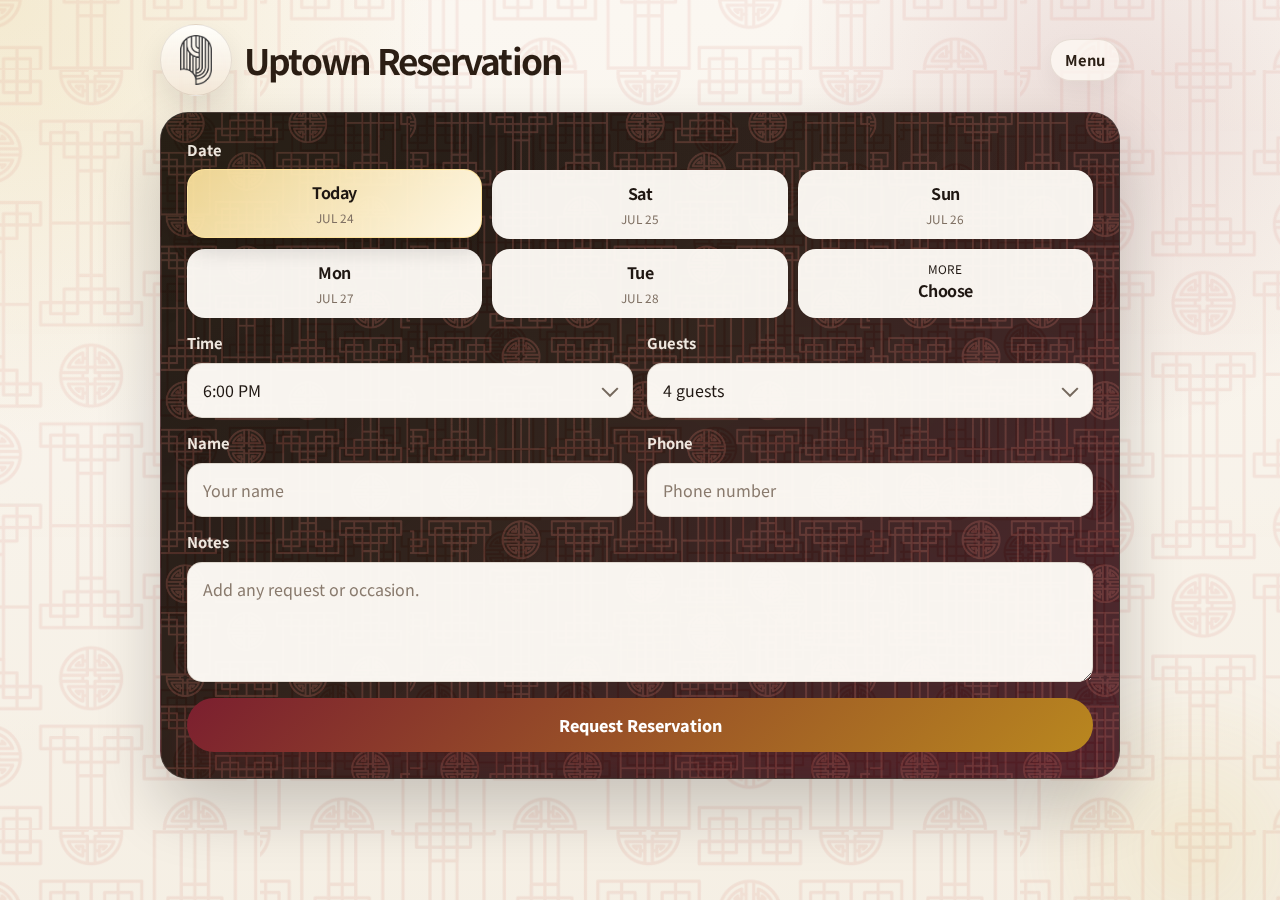
<file: uptown/reservation/index.html>
﻿<!doctype html>
<html lang="en">
<head>
  <meta charset="UTF-8" />
  <meta name="viewport" content="width=device-width, initial-scale=1.0" />
  <title>Reserve | EHWA</title>
  <link rel="preconnect" href="https://fonts.googleapis.com" />
  <link rel="preconnect" href="https://fonts.gstatic.com" crossorigin />
  <link href="https://fonts.googleapis.com/css2?family=Noto+Sans+KR:wght@400;500;700;800&display=swap" rel="stylesheet" />
  <link rel="stylesheet" href="../../css/global.css?v=20260423-7" />
  <style>
    :root {
      --ink: #201712;
      --muted: #74665b;
      --wine: #7b1f2f;
      --gold: #d4af37;
      --line: rgba(255, 255, 255, 0.12);
      --paper-line: rgba(113, 88, 60, 0.18);
      --shadow: 0 30px 64px rgba(17, 11, 8, 0.2);
      --radius-xl: 28px;
      --radius-lg: 20px;
      --radius-md: 15px;
    }

    * {
      box-sizing: border-box;
    }

    body {
      margin: 0;
      min-height: 100vh;
      color: var(--ink);
      font-family: "Noto Sans KR", system-ui, -apple-system, BlinkMacSystemFont, "Segoe UI", sans-serif;
      background:
        radial-gradient(circle at top left, rgba(212, 175, 55, 0.18), transparent 28%),
        radial-gradient(circle at 86% 12%, rgba(123, 31, 47, 0.12), transparent 24%),
        linear-gradient(180deg, rgba(251, 247, 241, 0.98) 0%, rgba(245, 239, 228, 0.98) 100%);
      overflow-x: hidden;
    }

    body::before {
      content: "";
      position: fixed;
      inset: 0;
      background:
        linear-gradient(180deg, rgba(255, 252, 247, 0.18), rgba(255, 252, 247, 0.06)),
        url("../../assets/pattern.webp") center / 760px auto;
      opacity: 0.14;
      pointer-events: none;
      z-index: -2;
    }

    body::after {
      content: "";
      position: fixed;
      inset: auto -80px -120px auto;
      width: 340px;
      height: 340px;
      border-radius: 50%;
      background: radial-gradient(circle, rgba(212, 175, 55, 0.12), transparent 72%);
      filter: blur(14px);
      pointer-events: none;
      z-index: -1;
    }

    a {
      color: inherit;
      text-decoration: none;
    }

    .shell {
      width: min(100% - 18px, 760px);
      margin: 0 auto;
      padding: 18px 0 40px;
    }

    .topbar {
      display: flex;
      align-items: center;
      justify-content: space-between;
      gap: 12px;
      margin-bottom: 16px;
    }

    .brand {
      display: inline-flex;
      align-items: center;
      gap: 12px;
      min-width: 0;
    }

    .logo-link {
      display: inline-flex;
      align-items: center;
      justify-content: center;
      width: 62px;
      height: 62px;
      border-radius: 999px;
      background: linear-gradient(180deg, rgba(255, 254, 250, 0.98), rgba(243, 231, 215, 0.94));
      border: 1px solid rgba(73, 53, 36, 0.12);
      box-shadow: 0 14px 28px rgba(42, 28, 18, 0.1);
      flex: none;
    }

    .logo-link img {
      width: 42px;
      height: 42px;
      object-fit: contain;
    }

    .brand h1 {
      margin: 0;
      color: #2b1e14;
      font-size: clamp(1.45rem, 6vw, 2.2rem);
      letter-spacing: -0.05em;
    }

    .back-link {
      display: inline-flex;
      align-items: center;
      justify-content: center;
      min-height: 42px;
      padding: 0 14px;
      border-radius: 999px;
      border: 1px solid rgba(113, 88, 60, 0.14);
      background: rgba(255, 251, 245, 0.72);
      color: #2c2016;
      font-size: 0.92rem;
      font-weight: 700;
      white-space: nowrap;
      box-shadow: 0 10px 22px rgba(32, 20, 13, 0.05);
    }

    .booking-card {
      position: relative;
      border: 1px solid var(--line);
      border-radius: var(--radius-xl);
      background:
        linear-gradient(135deg, rgba(22, 15, 11, 0.96) 0%, rgba(37, 23, 16, 0.94) 45%, rgba(68, 24, 33, 0.92) 100%),
        url("../../assets/pattern.webp") center / 520px auto;
      box-shadow: var(--shadow);
      overflow: hidden;
      backdrop-filter: blur(8px);
    }

    .booking-card::before {
      content: "";
      position: absolute;
      inset: 0;
      background:
        radial-gradient(circle at top left, rgba(212, 175, 55, 0.16), transparent 30%),
        linear-gradient(180deg, rgba(255, 255, 255, 0.02), rgba(255, 255, 255, 0)),
        url("../../assets/pattern.webp") center / 460px auto;
      opacity: 0.24;
      pointer-events: none;
    }

    .booking-form {
      position: relative;
      z-index: 1;
      display: grid;
      gap: 16px;
      padding: 18px;
    }

    .field-grid {
      display: grid;
      gap: 14px;
    }

    .field {
      display: grid;
      gap: 8px;
    }

    label {
      font-size: 0.92rem;
      font-weight: 700;
      color: rgba(255, 248, 240, 0.92);
    }

    input,
    textarea {
      width: 100%;
      padding: 14px 15px;
      border: 1px solid var(--paper-line);
      border-radius: var(--radius-md);
      background: rgba(255, 252, 247, 0.97);
      color: #1f1712;
      font: inherit;
      outline: none;
      transition: border-color 0.2s ease, box-shadow 0.2s ease, background 0.2s ease;
      appearance: none;
      -webkit-appearance: none;
    }

    input:focus,
    textarea:focus,
    .picker-trigger:focus {
      border-color: rgba(123, 31, 47, 0.38);
      box-shadow: 0 0 0 4px rgba(123, 31, 47, 0.1);
      background: #fff;
    }

    input::placeholder,
    textarea::placeholder {
      color: #897a6d;
    }

    textarea {
      min-height: 120px;
      resize: vertical;
    }

    .picker-trigger {
      width: 100%;
      min-height: 53px;
      padding: 14px 15px;
      border: 1px solid var(--paper-line);
      border-radius: var(--radius-md);
      background: rgba(255, 252, 247, 0.97);
      color: #1f1712;
      font: inherit;
      text-align: left;
      cursor: pointer;
      outline: none;
      position: relative;
    }

    .picker-trigger::after {
      content: "";
      position: absolute;
      right: 16px;
      top: 50%;
      width: 10px;
      height: 10px;
      border-right: 2px solid rgba(60, 44, 30, 0.7);
      border-bottom: 2px solid rgba(60, 44, 30, 0.7);
      transform: translateY(-60%) rotate(45deg);
      pointer-events: none;
    }

    .date-grid {
      position: relative;
      display: grid;
      grid-template-columns: repeat(3, minmax(0, 1fr));
      gap: 10px;
    }

    .date-chip {
      width: 100%;
      min-height: 68px;
      padding: 10px 8px;
      border-radius: 18px;
      border: 1px solid rgba(255, 255, 255, 0.1);
      background: rgba(255, 252, 247, 0.96);
      color: #1f1712;
      font: inherit;
      cursor: pointer;
      text-align: center;
      transition: transform 0.18s ease, border-color 0.18s ease, background 0.18s ease;
    }

    .date-chip span,
    .date-chip strong {
      display: block;
    }

    .date-chip span {
      color: #7f7063;
      font-size: 0.74rem;
      text-transform: uppercase;
    }

    .date-chip strong {
      margin-bottom: 4px;
      font-size: 1rem;
      letter-spacing: -0.03em;
    }

    .date-chip.is-active {
      border-color: rgba(255, 228, 155, 0.92);
      background: linear-gradient(135deg, rgba(255, 229, 158, 0.92), rgba(255, 247, 227, 1));
      box-shadow: 0 12px 22px rgba(17, 11, 8, 0.14);
      transform: translateY(-1px);
    }

    .date-chip.more-chip {
      background: rgba(255, 252, 247, 0.96);
      color: #1f1712;
      border-color: rgba(255, 255, 255, 0.1);
    }

    .date-chip.more-chip span,
    .date-chip.more-chip strong {
      color: inherit;
    }

    .date-chip.more-chip.is-active {
      border-color: rgba(255, 228, 155, 0.92);
      background: linear-gradient(135deg, rgba(255, 229, 158, 0.92), rgba(255, 247, 227, 1));
      box-shadow: 0 12px 22px rgba(17, 11, 8, 0.14);
    }

    .guest-custom-input {
      display: none;
    }

    .guest-custom-input.is-open {
      display: block;
    }

    .submit-btn {
      width: 100%;
      border: 0;
      cursor: pointer;
      min-height: 54px;
      padding: 0 20px;
      border-radius: 999px;
      color: #fff;
      background: linear-gradient(135deg, var(--wine), #b9871f);
      font: inherit;
      font-weight: 800;
      box-shadow: 0 18px 30px rgba(123, 31, 47, 0.22);
      transition: transform 0.2s ease, opacity 0.2s ease;
    }

    .submit-btn:hover {
      transform: translateY(-1px);
      opacity: 0.97;
    }

    .modal-backdrop,
    .sheet-backdrop {
      position: fixed;
      inset: 0;
      display: none;
      align-items: center;
      justify-content: center;
      padding: 18px;
      background: rgba(18, 12, 9, 0.56);
      backdrop-filter: blur(6px);
      z-index: 100;
    }

    .modal-backdrop.is-open {
      display: flex;
    }

    .sheet-backdrop.is-open {
      display: block;
    }

    .modal {
      width: min(100%, 420px);
      padding: 24px;
      border-radius: 24px;
      background:
        linear-gradient(180deg, rgba(255, 252, 247, 0.98), rgba(247, 239, 228, 0.98)),
        url("../../assets/pattern.webp") center / 400px auto;
      border: 1px solid rgba(108, 85, 58, 0.14);
      box-shadow: 0 28px 54px rgba(18, 12, 9, 0.2);
    }

    .modal h2 {
      margin: 0 0 10px;
      font-size: 1.4rem;
      letter-spacing: -0.04em;
    }

    .modal p {
      margin: 0 0 20px;
      color: var(--muted);
      line-height: 1.6;
    }

    .modal-details {
      margin: 0 0 20px;
    }

    .modal-btn {
      width: 100%;
      border: 0;
      cursor: pointer;
      min-height: 46px;
      border-radius: 999px;
      background: linear-gradient(135deg, var(--wine), #b9871f);
      color: #fff;
      font: inherit;
      font-weight: 800;
    }

    .sheet-backdrop {
      z-index: 110;
    }

    .picker-sheet {
      position: absolute;
      left: 0;
      right: 0;
      bottom: 0;
      margin: 0 auto;
      width: min(100%, 760px);
      max-height: min(72vh, 520px);
      border-radius: 24px 24px 0 0;
      background:
        linear-gradient(180deg, rgba(255, 252, 247, 0.98), rgba(247, 239, 228, 0.98)),
        url("../../assets/pattern.webp") center / 420px auto;
      box-shadow: 0 -16px 48px rgba(17, 11, 8, 0.22);
      overflow: hidden;
    }

    .sheet-header {
      display: flex;
      align-items: center;
      justify-content: space-between;
      gap: 12px;
      padding: 18px 18px 12px;
    }

    .sheet-header h2 {
      margin: 0;
      font-size: 1.2rem;
      letter-spacing: -0.04em;
    }

    .sheet-close {
      border: 0;
      background: transparent;
      color: var(--muted);
      font: inherit;
      font-weight: 700;
      cursor: pointer;
    }

    .sheet-options {
      display: grid;
      gap: 10px;
      padding: 0 18px 18px;
      max-height: calc(min(72vh, 520px) - 72px);
      overflow: auto;
      -webkit-overflow-scrolling: touch;
    }

    .sheet-option {
      width: 100%;
      min-height: 54px;
      padding: 0 16px;
      border-radius: 16px;
      border: 1px solid rgba(113, 88, 60, 0.14);
      background: rgba(255, 255, 255, 0.76);
      color: var(--ink);
      font: inherit;
      font-weight: 700;
      text-align: left;
      cursor: pointer;
    }

    .sheet-option.is-active {
      border-color: rgba(123, 31, 47, 0.34);
      background: rgba(123, 31, 47, 0.08);
    }

    .sheet-option.is-custom {
      border-style: dashed;
      border-color: rgba(123, 31, 47, 0.28);
      background: linear-gradient(135deg, rgba(123, 31, 47, 0.08), rgba(212, 175, 55, 0.08));
      color: #6b2230;
    }

    .calendar-shell {
      display: grid;
      gap: 14px;
      padding: 0 18px 18px;
    }

    .calendar-toolbar {
      display: flex;
      align-items: center;
      justify-content: space-between;
      gap: 10px;
    }

    .calendar-nav {
      width: 40px;
      height: 40px;
      border: 0;
      border-radius: 999px;
      background: rgba(123, 31, 47, 0.08);
      color: #6b2230;
      font: inherit;
      font-weight: 800;
      cursor: pointer;
    }

    .calendar-label {
      font-size: 1rem;
      font-weight: 800;
      color: #2e2016;
      letter-spacing: -0.02em;
    }

    .calendar-weekdays,
    .calendar-grid {
      display: grid;
      grid-template-columns: repeat(7, minmax(0, 1fr));
      gap: 8px;
    }

    .calendar-weekdays span {
      text-align: center;
      font-size: 0.76rem;
      font-weight: 700;
      color: #8a7a6d;
      text-transform: uppercase;
    }

    .calendar-day {
      min-height: 48px;
      border: 1px solid rgba(113, 88, 60, 0.12);
      border-radius: 14px;
      background: rgba(255, 255, 255, 0.78);
      color: #2c2016;
      font: inherit;
      font-weight: 700;
      cursor: pointer;
    }

    .calendar-day.is-empty {
      visibility: hidden;
    }

    .calendar-day.is-disabled {
      opacity: 0.34;
      cursor: default;
    }

    .calendar-day.is-selected {
      border-color: rgba(255, 216, 110, 0.98);
      background: linear-gradient(135deg, rgba(255, 225, 140, 0.98), rgba(255, 246, 220, 1));
      box-shadow: 0 10px 18px rgba(17, 11, 8, 0.12);
    }

    @media (min-width: 720px) {
      .shell {
        width: min(100% - 28px, 960px);
        padding-top: 24px;
      }

      .logo-link {
        width: 72px;
        height: 72px;
      }

      .logo-link img {
        width: 50px;
        height: 50px;
      }

      .booking-form {
        padding: 26px;
      }

      .field-grid {
        grid-template-columns: repeat(2, minmax(0, 1fr));
      }

      .field.full {
        grid-column: 1 / -1;
      }
    }
  </style>
</head>
<body>
  <div class="shell">
    <header class="topbar">
      <div class="brand">
          <a class="logo-link" href="../../index.html" aria-label="EHWA test home">
            <img src="../../assets/logo-dark.webp" alt="EHWA logo" />
        </a>
        <h1>Uptown Reservation</h1>
      </div>
          <a class="back-link" href="../../uptown/menu/index.html">Menu</a>
    </header>

    <section class="booking-card">
      <form class="booking-form" id="reservationForm" method="POST" action="https://script.google.com/macros/s/AKfycbxS_ru2I7ySfJeH4kD3hd1wPiHerJW3Iiujn95evZuFiyLNrJUo-_H6rKngdxt0EeBFVw/exec" target="reservationSubmitFrame">
        <input name="action" type="hidden" value="create" />
        <input name="status" type="hidden" value="active" />
        <input name="sheetName" type="hidden" value="Uptown Reservation" />
        <div class="field-grid">
          <div class="field full">
            <label for="date">Date</label>
            <div class="date-grid" id="dateGrid"></div>
            <input id="date" name="date" type="hidden" required />
          </div>

          <div class="field">
            <label for="timeDisplay">Time</label>
            <button class="picker-trigger" id="timeDisplay" type="button" data-picker="time">6:00 PM</button>
            <input id="time" name="time" type="hidden" value="6:00 PM" />
          </div>

          <div class="field">
            <label for="peopleDisplay">Guests</label>
            <button class="picker-trigger" id="peopleDisplay" type="button" data-picker="people">4 guests</button>
            <input id="peopleCustomInput" class="guest-custom-input" type="number" inputmode="numeric" min="2" placeholder="Enter guest count" />
            <input id="people" name="people" type="hidden" value="4 guests" required />
          </div>

          <div class="field">
            <label for="name">Name</label>
            <input id="name" name="name" type="text" placeholder="Your name" enterkeyhint="next" required />
          </div>

          <div class="field">
            <label for="phone">Phone</label>
            <input id="phone" name="phone" type="tel" inputmode="numeric" autocomplete="tel" enterkeyhint="done" placeholder="Phone number" required />
          </div>

          <div class="field full">
            <label for="notes">Notes</label>
            <textarea id="notes" name="notes" enterkeyhint="done" placeholder="Add any request or occasion."></textarea>
          </div>
        </div>

        <button class="submit-btn" type="submit">Request Reservation</button>
      </form>
    </section>
  </div>

  <iframe name="reservationSubmitFrame" hidden></iframe>

  <div class="modal-backdrop" id="reservationModal" aria-hidden="true">
    <div class="modal" role="dialog" aria-modal="true" aria-labelledby="reservationModalTitle">
      <h2 id="reservationModalTitle">Reservation Confirmed</h2>
      <div class="modal-details" id="reservationModalDetails" hidden></div>
      <button class="modal-btn" type="button" id="reservationModalClose">Close</button>
    </div>
  </div>

  <div class="sheet-backdrop" id="pickerSheet" aria-hidden="true">
    <div class="picker-sheet" role="dialog" aria-modal="true" aria-labelledby="pickerTitle">
      <div class="sheet-header">
        <h2 id="pickerTitle">Select</h2>
        <button class="sheet-close" id="pickerClose" type="button">Close</button>
      </div>
      <div class="sheet-options" id="pickerOptions"></div>
      <div class="calendar-shell" id="calendarShell" hidden>
        <div class="calendar-toolbar">
          <button class="calendar-nav" id="calendarPrev" type="button" aria-label="Previous month">&lt;</button>
          <div class="calendar-label" id="calendarLabel">Month</div>
          <button class="calendar-nav" id="calendarNext" type="button" aria-label="Next month">&gt;</button>
        </div>
        <div class="calendar-weekdays">
          <span>Sun</span>
          <span>Mon</span>
          <span>Tue</span>
          <span>Wed</span>
          <span>Thu</span>
          <span>Fri</span>
          <span>Sat</span>
        </div>
        <div class="calendar-grid" id="calendarGrid"></div>
      </div>
    </div>
  </div>

  <script>
    (function () {
      const form = document.getElementById("reservationForm");
      const dateInput = document.getElementById("date");
      const dateGrid = document.getElementById("dateGrid");
      const timeInput = document.getElementById("time");
      const peopleInput = document.getElementById("people");
      const timeDisplay = document.getElementById("timeDisplay");
      const peopleDisplay = document.getElementById("peopleDisplay");
      const peopleCustomInput = document.getElementById("peopleCustomInput");
      const nameInput = document.getElementById("name");
      const phoneInput = document.getElementById("phone");
      const notesInput = document.getElementById("notes");
      const branchLabel = "Uptown";

      const modal = document.getElementById("reservationModal");
      const modalClose = document.getElementById("reservationModalClose");
      const modalDetails = document.getElementById("reservationModalDetails");

      const sheet = document.getElementById("pickerSheet");
      const sheetTitle = document.getElementById("pickerTitle");
      const sheetOptions = document.getElementById("pickerOptions");
      const sheetClose = document.getElementById("pickerClose");
      const calendarShell = document.getElementById("calendarShell");
      const calendarGrid = document.getElementById("calendarGrid");
      const calendarLabel = document.getElementById("calendarLabel");
      const calendarPrev = document.getElementById("calendarPrev");
      const calendarNext = document.getElementById("calendarNext");

      const pickerConfig = {
        time: {
          title: "Select time",
          input: timeInput,
          display: timeDisplay,
          options: [
            "6:00 PM",
            "6:30 PM",
            "7:00 PM",
            "7:30 PM",
            "8:00 PM",
            "8:30 PM",
            "9:00 PM",
            "9:30 PM",
            "10:00 PM",
            "10:30 PM",
            "11:00 PM",
            "11:30 PM",
            "12:00 AM",
            "12:30 AM",
            "1:00 AM"
          ]
        },
        people: {
          title: "Select guests",
          input: peopleInput,
          display: peopleDisplay,
          options: [
            "Custom",
            "2 guests",
            "3 guests",
            "4 guests",
            "5 guests",
            "6 guests",
            "7 guests",
            "8 guests"
          ]
        }
      };

      const pad = (num) => String(num).padStart(2, "0");
      const formatInputDate = (date) => `${date.getFullYear()}-${pad(date.getMonth() + 1)}-${pad(date.getDate())}`;
      const formatDisplayDate = (value) => {
        if (!value) return "Not selected";
        const date = new Date(value + "T00:00:00");
        if (Number.isNaN(date.getTime())) return value;
        return new Intl.DateTimeFormat("en-US", {
          weekday: "short",
          month: "short",
          day: "numeric"
        }).format(date);
      };

      const dateOptions = [];
      const start = new Date();
      start.setHours(0, 0, 0, 0);
      for (let i = 0; i < 10; i += 1) {
        const optionDate = new Date(start);
        optionDate.setDate(start.getDate() + i);
        dateOptions.push(formatInputDate(optionDate));
      }
      let calendarCursor = new Date(start.getFullYear(), start.getMonth(), 1);

      const renderDateGrid = () => {
        dateGrid.innerHTML = "";
        const visibleDates = dateOptions.slice(0, 5);

        visibleDates.forEach((value) => {
          const date = new Date(value + "T00:00:00");
          const button = document.createElement("button");
          button.type = "button";
          button.className = "date-chip";
          if (dateInput.value === value) {
            button.classList.add("is-active");
          }
          const weekdayLabel = value === visibleDates[0] ? "Today" : new Intl.DateTimeFormat("en-US", { weekday: "short" }).format(date);
          button.innerHTML = `<strong>${weekdayLabel}</strong><span>${new Intl.DateTimeFormat("en-US", { month: "short", day: "numeric" }).format(date)}</span>`;
          button.addEventListener("click", () => {
            dateInput.value = value;
            syncDateState();
          });
          dateGrid.appendChild(button);
        });

        const moreButton = document.createElement("button");
        moreButton.type = "button";
        moreButton.className = "date-chip more-chip";
        const selectedIsCustom = dateInput.value && !visibleDates.includes(dateInput.value);
        moreButton.innerHTML = selectedIsCustom
          ? `<span>Chosen</span><strong>${formatDisplayDate(dateInput.value)}</strong>`
          : "<span>More</span><strong>Choose</strong>";
        if (selectedIsCustom) {
          moreButton.classList.add("is-active");
        }
        moreButton.addEventListener("click", () => {
          openSheet("date");
        });
        dateGrid.appendChild(moreButton);
      };

      const syncDateState = () => {
        renderDateGrid();
      };

      const renderModalDetails = () => {
        modalDetails.hidden = false;
        modalDetails.innerHTML = `
          <div class="booking-summary">
            <div class="booking-summary-grid">
              <div class="booking-summary-box">
                <span>Location</span>
                <strong>${branchLabel}</strong>
              </div>
              <div class="booking-summary-box">
                <span>Date</span>
                <strong>${dateInput.value ? formatDisplayDate(dateInput.value) : "-"}</strong>
              </div>
              <div class="booking-summary-box">
                <span>Time</span>
                <strong>${timeInput.value || "-"}</strong>
              </div>
              <div class="booking-summary-box">
                <span>Guests</span>
                <strong>${peopleInput.value || "-"}</strong>
              </div>
              <div class="booking-summary-box">
                <span>Name</span>
                <strong>${nameInput.value.trim() || "Guest"}</strong>
              </div>
              <div class="booking-summary-box">
                <span>Phone</span>
                <strong>${phoneInput.value.trim() || "-"}</strong>
              </div>
            </div>
            <div class="booking-summary-note">${notesInput.value.trim() || "-"}</div>
          </div>
        `;
      };

      const openModal = () => {
        renderModalDetails();
        modal.classList.add("is-open");
        modal.setAttribute("aria-hidden", "false");
      };

      const closeModal = () => {
        modal.classList.remove("is-open");
        modal.setAttribute("aria-hidden", "true");
      };

      const closeSheet = () => {
        sheet.classList.remove("is-open");
        sheet.setAttribute("aria-hidden", "true");
        sheetOptions.innerHTML = "";
        calendarShell.hidden = true;
      };

      const openSheet = (key) => {
        sheetOptions.innerHTML = "";
        calendarShell.hidden = true;

        if (key === "date") {
          sheetTitle.textContent = "Choose date";
          const selectedDate = dateInput.value ? new Date(dateInput.value + "T00:00:00") : new Date();
          calendarCursor = new Date(selectedDate.getFullYear(), selectedDate.getMonth(), 1);
          calendarShell.hidden = false;
          renderCalendar();
          sheet.classList.add("is-open");
          sheet.setAttribute("aria-hidden", "false");
          return;
        }

        const config = pickerConfig[key];
        if (!config) return;

        sheetTitle.textContent = config.title;

        config.options.forEach((option) => {
          const button = document.createElement("button");
          button.type = "button";
          button.className = "sheet-option";
          if (key === "people" && option === "Custom") {
            button.classList.add("is-custom");
          }
          button.textContent = option;
          if (config.input.value === option) {
            button.classList.add("is-active");
          }
          button.addEventListener("click", () => {
            if (key === "people" && option === "Custom") {
              closeSheet();
              peopleDisplay.style.display = "none";
              peopleCustomInput.classList.add("is-open");
              peopleCustomInput.value = "";
              window.setTimeout(() => peopleCustomInput.focus(), 30);
              return;
            }

            config.input.value = option;
            config.display.textContent = option;
            closeSheet();
          });
          sheetOptions.appendChild(button);
        });

        sheet.classList.add("is-open");
        sheet.setAttribute("aria-hidden", "false");
      };

      const applyCustomGuestValue = () => {
        const count = Number.parseInt(peopleCustomInput.value, 10);
        if (!Number.isFinite(count) || count < 2) {
          return;
        }
        const value = `${count} guests`;
        peopleInput.value = value;
        peopleDisplay.textContent = value;
        peopleCustomInput.classList.remove("is-open");
        peopleDisplay.style.display = "";
      };

      document.querySelectorAll("[data-picker]").forEach((button) => {
        button.addEventListener("click", () => {
          openSheet(button.getAttribute("data-picker"));
        });
      });

      peopleCustomInput.addEventListener("keydown", (event) => {
        if (event.key === "Enter") {
          event.preventDefault();
          applyCustomGuestValue();
        }
      });

      peopleCustomInput.addEventListener("blur", () => {
        if (!peopleCustomInput.value.trim()) {
          peopleCustomInput.classList.remove("is-open");
          peopleDisplay.style.display = "";
          return;
        }
        applyCustomGuestValue();
      });

      peopleDisplay.addEventListener("click", () => {
        if (peopleCustomInput.classList.contains("is-open")) {
          peopleCustomInput.classList.remove("is-open");
          peopleDisplay.style.display = "";
        }
      });

      const formatPhoneNumber = (value) => {
        let digits = value.replace(/\D/g, "");
        if (digits.startsWith("1")) {
          digits = digits.slice(1);
        }
        digits = digits.slice(0, 10);
        if (digits.length < 4) return digits;
        if (digits.length < 7) return `(${digits.slice(0, 3)}) ${digits.slice(3)}`;
        return `(${digits.slice(0, 3)}) ${digits.slice(3, 6)}-${digits.slice(6)}`;
      };

      const isValidCanadianPhone = (value) => {
        const digits = value.replace(/\D/g, "");
        return digits.length === 10 || (digits.length === 11 && digits.startsWith("1"));
      };

      phoneInput.addEventListener("input", () => {
        phoneInput.value = formatPhoneNumber(phoneInput.value);
        phoneInput.setCustomValidity("");
      });

      nameInput.addEventListener("keydown", (event) => {
        if (event.key === "Enter") {
          event.preventDefault();
          phoneInput.focus();
        }
      });

      [phoneInput, notesInput].forEach((input) => {
        input.addEventListener("keydown", (event) => {
          if (event.key === "Enter") {
            input.blur();
          }
        });
      });

      form.addEventListener("submit", (event) => {
        if (!isValidCanadianPhone(phoneInput.value)) {
          event.preventDefault();
          phoneInput.setCustomValidity("Please enter a valid Canadian phone number.");
          phoneInput.reportValidity();
          phoneInput.focus();
          return;
        }

        phoneInput.setCustomValidity("");
        window.setTimeout(openModal, 250);
      });

      modalClose.addEventListener("click", closeModal);
      modal.addEventListener("click", (event) => {
        if (event.target === modal) {
          closeModal();
        }
      });

      const renderCalendar = () => {
        calendarGrid.innerHTML = "";
        calendarLabel.textContent = new Intl.DateTimeFormat("en-US", {
          month: "long",
          year: "numeric"
        }).format(calendarCursor);

        const monthStart = new Date(calendarCursor.getFullYear(), calendarCursor.getMonth(), 1);
        const monthEnd = new Date(calendarCursor.getFullYear(), calendarCursor.getMonth() + 1, 0);
        const firstWeekday = monthStart.getDay();
        const todayFloor = new Date();
        todayFloor.setHours(0, 0, 0, 0);

        for (let i = 0; i < firstWeekday; i += 1) {
          const empty = document.createElement("div");
          empty.className = "calendar-day is-empty";
          calendarGrid.appendChild(empty);
        }

        for (let day = 1; day <= monthEnd.getDate(); day += 1) {
          const date = new Date(calendarCursor.getFullYear(), calendarCursor.getMonth(), day);
          const value = formatInputDate(date);
          const button = document.createElement("button");
          button.type = "button";
          button.className = "calendar-day";
          button.textContent = String(day);

          if (date < todayFloor) {
            button.classList.add("is-disabled");
            button.disabled = true;
          } else {
            button.addEventListener("click", () => {
              dateInput.value = value;
              syncDateState();
              closeSheet();
            });
          }

          if (dateInput.value === value) {
            button.classList.add("is-selected");
          }

          calendarGrid.appendChild(button);
        }
      };

      calendarPrev.addEventListener("click", () => {
        calendarCursor = new Date(calendarCursor.getFullYear(), calendarCursor.getMonth() - 1, 1);
        renderCalendar();
      });

      calendarNext.addEventListener("click", () => {
        calendarCursor = new Date(calendarCursor.getFullYear(), calendarCursor.getMonth() + 1, 1);
        renderCalendar();
      });

      sheetClose.addEventListener("click", closeSheet);
      sheet.addEventListener("click", (event) => {
        if (event.target === sheet) {
          closeSheet();
        }
      });

      document.addEventListener("keydown", (event) => {
        if (event.key === "Escape") {
          if (sheet.classList.contains("is-open")) {
            closeSheet();
          } else if (modal.classList.contains("is-open")) {
            closeModal();
          }
        }
      });

      dateInput.value = dateOptions[0];
      renderDateGrid();
      syncDateState();
    })();
  </script>
</body>
</html>
</file>
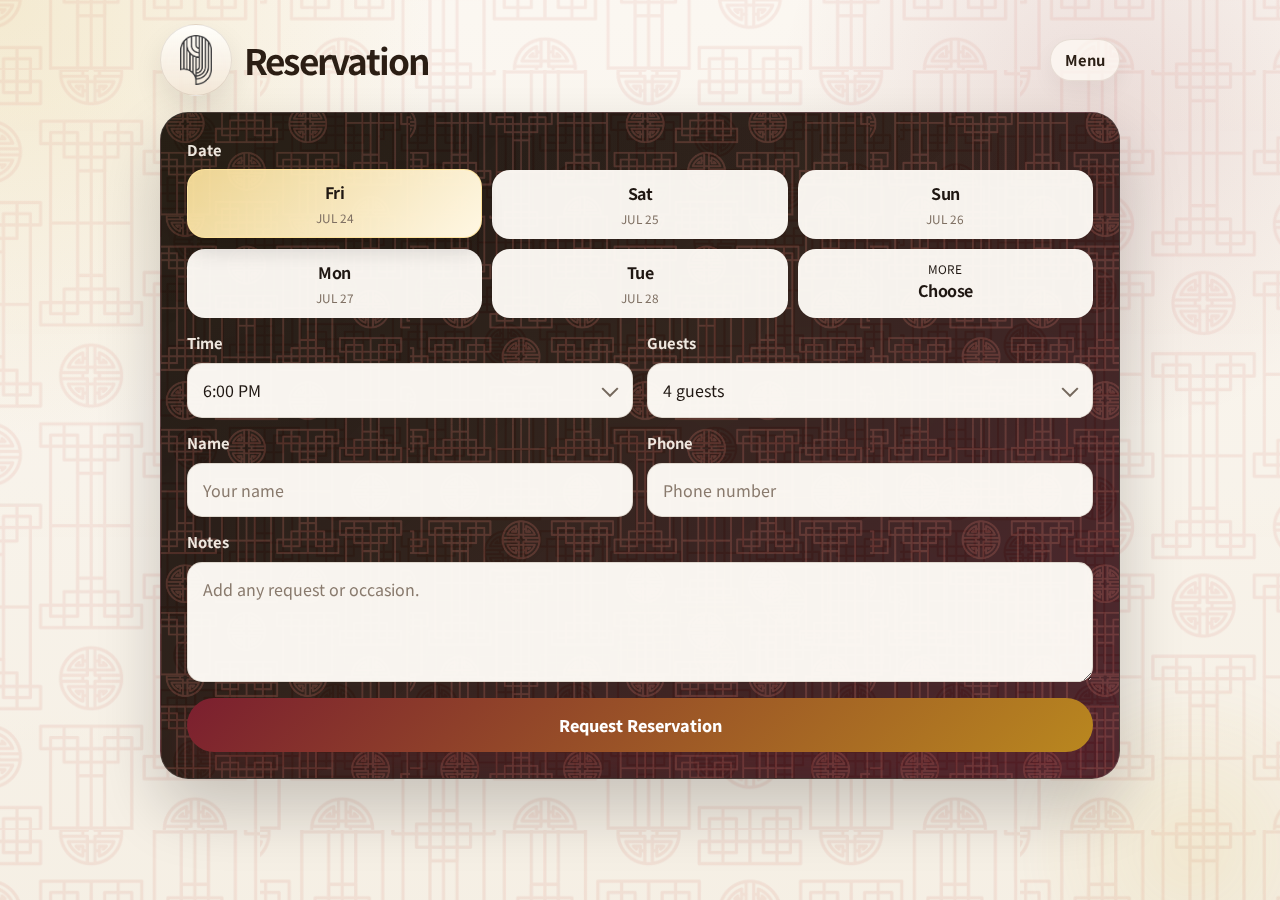
<file: test/downtown/reservation/index.html>
<!doctype html>
<html lang="en">
<head>
  <meta charset="UTF-8" />
  <meta name="viewport" content="width=device-width, initial-scale=1.0" />
  <title>Reserve | EHWA</title>
  <link rel="preconnect" href="https://fonts.googleapis.com" />
  <link rel="preconnect" href="https://fonts.gstatic.com" crossorigin />
  <link href="https://fonts.googleapis.com/css2?family=Noto+Sans+KR:wght@400;500;700;800&display=swap" rel="stylesheet" />
  <link rel="stylesheet" href="../../../css/global.css?v=20260423-7" />
  <style>
    :root {
      --ink: #201712;
      --muted: #74665b;
      --wine: #7b1f2f;
      --gold: #d4af37;
      --line: rgba(255, 255, 255, 0.12);
      --paper-line: rgba(113, 88, 60, 0.18);
      --shadow: 0 30px 64px rgba(17, 11, 8, 0.2);
      --radius-xl: 28px;
      --radius-lg: 20px;
      --radius-md: 15px;
    }

    * {
      box-sizing: border-box;
    }

    body {
      margin: 0;
      min-height: 100vh;
      color: var(--ink);
      font-family: "Noto Sans KR", system-ui, -apple-system, BlinkMacSystemFont, "Segoe UI", sans-serif;
      background:
        radial-gradient(circle at top left, rgba(212, 175, 55, 0.18), transparent 28%),
        radial-gradient(circle at 86% 12%, rgba(123, 31, 47, 0.12), transparent 24%),
        linear-gradient(180deg, rgba(251, 247, 241, 0.98) 0%, rgba(245, 239, 228, 0.98) 100%);
      overflow-x: hidden;
    }

    body::before {
      content: "";
      position: fixed;
      inset: 0;
      background:
        linear-gradient(180deg, rgba(255, 252, 247, 0.18), rgba(255, 252, 247, 0.06)),
        url("../../../assets/pattern.webp") center / 760px auto;
      opacity: 0.14;
      pointer-events: none;
      z-index: -2;
    }

    body::after {
      content: "";
      position: fixed;
      inset: auto -80px -120px auto;
      width: 340px;
      height: 340px;
      border-radius: 50%;
      background: radial-gradient(circle, rgba(212, 175, 55, 0.12), transparent 72%);
      filter: blur(14px);
      pointer-events: none;
      z-index: -1;
    }

    a {
      color: inherit;
      text-decoration: none;
    }

    .shell {
      width: min(100% - 18px, 760px);
      margin: 0 auto;
      padding: 18px 0 40px;
    }

    .topbar {
      display: flex;
      align-items: center;
      justify-content: space-between;
      gap: 12px;
      margin-bottom: 16px;
    }

    .brand {
      display: inline-flex;
      align-items: center;
      gap: 12px;
      min-width: 0;
    }

    .logo-link {
      display: inline-flex;
      align-items: center;
      justify-content: center;
      width: 62px;
      height: 62px;
      border-radius: 999px;
      background: linear-gradient(180deg, rgba(255, 254, 250, 0.98), rgba(243, 231, 215, 0.94));
      border: 1px solid rgba(73, 53, 36, 0.12);
      box-shadow: 0 14px 28px rgba(42, 28, 18, 0.1);
      flex: none;
    }

    .logo-link img {
      width: 42px;
      height: 42px;
      object-fit: contain;
    }

    .brand h1 {
      margin: 0;
      color: #2b1e14;
      font-size: clamp(1.45rem, 6vw, 2.2rem);
      letter-spacing: -0.05em;
    }

    .back-link {
      display: inline-flex;
      align-items: center;
      justify-content: center;
      min-height: 42px;
      padding: 0 14px;
      border-radius: 999px;
      border: 1px solid rgba(113, 88, 60, 0.14);
      background: rgba(255, 251, 245, 0.72);
      color: #2c2016;
      font-size: 0.92rem;
      font-weight: 700;
      white-space: nowrap;
      box-shadow: 0 10px 22px rgba(32, 20, 13, 0.05);
    }

    .booking-card {
      position: relative;
      border: 1px solid var(--line);
      border-radius: var(--radius-xl);
      background:
        linear-gradient(135deg, rgba(22, 15, 11, 0.96) 0%, rgba(37, 23, 16, 0.94) 45%, rgba(68, 24, 33, 0.92) 100%),
        url("../../../assets/pattern.webp") center / 520px auto;
      box-shadow: var(--shadow);
      overflow: hidden;
      backdrop-filter: blur(8px);
    }

    .booking-card::before {
      content: "";
      position: absolute;
      inset: 0;
      background:
        radial-gradient(circle at top left, rgba(212, 175, 55, 0.16), transparent 30%),
        linear-gradient(180deg, rgba(255, 255, 255, 0.02), rgba(255, 255, 255, 0)),
        url("../../../assets/pattern.webp") center / 460px auto;
      opacity: 0.24;
      pointer-events: none;
    }

    .booking-form {
      position: relative;
      z-index: 1;
      display: grid;
      gap: 16px;
      padding: 18px;
    }

    .field-grid {
      display: grid;
      gap: 14px;
    }

    .field {
      display: grid;
      gap: 8px;
    }

    label {
      font-size: 0.92rem;
      font-weight: 700;
      color: rgba(255, 248, 240, 0.92);
    }

    input,
    textarea {
      width: 100%;
      padding: 14px 15px;
      border: 1px solid var(--paper-line);
      border-radius: var(--radius-md);
      background: rgba(255, 252, 247, 0.97);
      color: #1f1712;
      font: inherit;
      outline: none;
      transition: border-color 0.2s ease, box-shadow 0.2s ease, background 0.2s ease;
      appearance: none;
      -webkit-appearance: none;
    }

    input:focus,
    textarea:focus,
    .picker-trigger:focus {
      border-color: rgba(123, 31, 47, 0.38);
      box-shadow: 0 0 0 4px rgba(123, 31, 47, 0.1);
      background: #fff;
    }

    input::placeholder,
    textarea::placeholder {
      color: #897a6d;
    }

    textarea {
      min-height: 120px;
      resize: vertical;
    }

    .picker-trigger {
      width: 100%;
      min-height: 53px;
      padding: 14px 15px;
      border: 1px solid var(--paper-line);
      border-radius: var(--radius-md);
      background: rgba(255, 252, 247, 0.97);
      color: #1f1712;
      font: inherit;
      text-align: left;
      cursor: pointer;
      outline: none;
      position: relative;
    }

    .picker-trigger::after {
      content: "";
      position: absolute;
      right: 16px;
      top: 50%;
      width: 10px;
      height: 10px;
      border-right: 2px solid rgba(60, 44, 30, 0.7);
      border-bottom: 2px solid rgba(60, 44, 30, 0.7);
      transform: translateY(-60%) rotate(45deg);
      pointer-events: none;
    }

    .date-grid {
      position: relative;
      display: grid;
      grid-template-columns: repeat(3, minmax(0, 1fr));
      gap: 10px;
    }

    .date-chip {
      width: 100%;
      min-height: 68px;
      padding: 10px 8px;
      border-radius: 18px;
      border: 1px solid rgba(255, 255, 255, 0.1);
      background: rgba(255, 252, 247, 0.96);
      color: #1f1712;
      font: inherit;
      cursor: pointer;
      text-align: center;
      transition: transform 0.18s ease, border-color 0.18s ease, background 0.18s ease;
    }

    .date-chip span,
    .date-chip strong {
      display: block;
    }

    .date-chip span {
      color: #7f7063;
      font-size: 0.74rem;
      text-transform: uppercase;
    }

    .date-chip strong {
      margin-bottom: 4px;
      font-size: 1rem;
      letter-spacing: -0.03em;
    }

    .date-chip.is-active {
      border-color: rgba(255, 228, 155, 0.92);
      background: linear-gradient(135deg, rgba(255, 229, 158, 0.92), rgba(255, 247, 227, 1));
      box-shadow: 0 12px 22px rgba(17, 11, 8, 0.14);
      transform: translateY(-1px);
    }

    .date-chip.more-chip {
      background: rgba(255, 252, 247, 0.96);
      color: #1f1712;
      border-color: rgba(255, 255, 255, 0.1);
    }

    .date-chip.more-chip span,
    .date-chip.more-chip strong {
      color: inherit;
    }

    .date-chip.more-chip.is-active {
      border-color: rgba(255, 228, 155, 0.92);
      background: linear-gradient(135deg, rgba(255, 229, 158, 0.92), rgba(255, 247, 227, 1));
      box-shadow: 0 12px 22px rgba(17, 11, 8, 0.14);
    }

    .guest-custom-input {
      display: none;
    }

    .guest-custom-input.is-open {
      display: block;
    }

    .submit-btn {
      width: 100%;
      border: 0;
      cursor: pointer;
      min-height: 54px;
      padding: 0 20px;
      border-radius: 999px;
      color: #fff;
      background: linear-gradient(135deg, var(--wine), #b9871f);
      font: inherit;
      font-weight: 800;
      box-shadow: 0 18px 30px rgba(123, 31, 47, 0.22);
      transition: transform 0.2s ease, opacity 0.2s ease;
    }

    .submit-btn:hover {
      transform: translateY(-1px);
      opacity: 0.97;
    }

    .modal-backdrop,
    .sheet-backdrop {
      position: fixed;
      inset: 0;
      display: none;
      align-items: center;
      justify-content: center;
      padding: 18px;
      background: rgba(18, 12, 9, 0.56);
      backdrop-filter: blur(6px);
      z-index: 100;
    }

    .modal-backdrop.is-open {
      display: flex;
    }

    .sheet-backdrop.is-open {
      display: block;
    }

    .modal {
      width: min(100%, 420px);
      padding: 24px;
      border-radius: 24px;
      background:
        linear-gradient(180deg, rgba(255, 252, 247, 0.98), rgba(247, 239, 228, 0.98)),
        url("../../../assets/pattern.webp") center / 400px auto;
      border: 1px solid rgba(108, 85, 58, 0.14);
      box-shadow: 0 28px 54px rgba(18, 12, 9, 0.2);
    }

    .modal h2 {
      margin: 0 0 10px;
      font-size: 1.4rem;
      letter-spacing: -0.04em;
    }

    .modal p {
      margin: 0 0 20px;
      color: var(--muted);
      line-height: 1.6;
    }

    .modal-details {
      margin: 0 0 20px;
    }

    .modal-btn {
      width: 100%;
      border: 0;
      cursor: pointer;
      min-height: 46px;
      border-radius: 999px;
      background: linear-gradient(135deg, var(--wine), #b9871f);
      color: #fff;
      font: inherit;
      font-weight: 800;
    }

    .sheet-backdrop {
      z-index: 110;
    }

    .picker-sheet {
      position: absolute;
      left: 0;
      right: 0;
      bottom: 0;
      margin: 0 auto;
      width: min(100%, 760px);
      max-height: min(72vh, 520px);
      border-radius: 24px 24px 0 0;
      background:
        linear-gradient(180deg, rgba(255, 252, 247, 0.98), rgba(247, 239, 228, 0.98)),
        url("../../../assets/pattern.webp") center / 420px auto;
      box-shadow: 0 -16px 48px rgba(17, 11, 8, 0.22);
      overflow: hidden;
    }

    .sheet-header {
      display: flex;
      align-items: center;
      justify-content: space-between;
      gap: 12px;
      padding: 18px 18px 12px;
    }

    .sheet-header h2 {
      margin: 0;
      font-size: 1.2rem;
      letter-spacing: -0.04em;
    }

    .sheet-close {
      border: 0;
      background: transparent;
      color: var(--muted);
      font: inherit;
      font-weight: 700;
      cursor: pointer;
    }

    .sheet-options {
      display: grid;
      gap: 10px;
      padding: 0 18px 18px;
      max-height: calc(min(72vh, 520px) - 72px);
      overflow: auto;
      -webkit-overflow-scrolling: touch;
    }

    .sheet-option {
      width: 100%;
      min-height: 54px;
      padding: 0 16px;
      border-radius: 16px;
      border: 1px solid rgba(113, 88, 60, 0.14);
      background: rgba(255, 255, 255, 0.76);
      color: var(--ink);
      font: inherit;
      font-weight: 700;
      text-align: left;
      cursor: pointer;
    }

    .sheet-option.is-active {
      border-color: rgba(123, 31, 47, 0.34);
      background: rgba(123, 31, 47, 0.08);
    }

    .sheet-option.is-custom {
      border-style: dashed;
      border-color: rgba(123, 31, 47, 0.28);
      background: linear-gradient(135deg, rgba(123, 31, 47, 0.08), rgba(212, 175, 55, 0.08));
      color: #6b2230;
    }

    .calendar-shell {
      display: grid;
      gap: 14px;
      padding: 0 18px 18px;
    }

    .calendar-toolbar {
      display: flex;
      align-items: center;
      justify-content: space-between;
      gap: 10px;
    }

    .calendar-nav {
      width: 40px;
      height: 40px;
      border: 0;
      border-radius: 999px;
      background: rgba(123, 31, 47, 0.08);
      color: #6b2230;
      font: inherit;
      font-weight: 800;
      cursor: pointer;
    }

    .calendar-label {
      font-size: 1rem;
      font-weight: 800;
      color: #2e2016;
      letter-spacing: -0.02em;
    }

    .calendar-weekdays,
    .calendar-grid {
      display: grid;
      grid-template-columns: repeat(7, minmax(0, 1fr));
      gap: 8px;
    }

    .calendar-weekdays span {
      text-align: center;
      font-size: 0.76rem;
      font-weight: 700;
      color: #8a7a6d;
      text-transform: uppercase;
    }

    .calendar-day {
      min-height: 48px;
      border: 1px solid rgba(113, 88, 60, 0.12);
      border-radius: 14px;
      background: rgba(255, 255, 255, 0.78);
      color: #2c2016;
      font: inherit;
      font-weight: 700;
      cursor: pointer;
    }

    .calendar-day.is-empty {
      visibility: hidden;
    }

    .calendar-day.is-disabled {
      opacity: 0.34;
      cursor: default;
    }

    .calendar-day.is-selected {
      border-color: rgba(255, 216, 110, 0.98);
      background: linear-gradient(135deg, rgba(255, 225, 140, 0.98), rgba(255, 246, 220, 1));
      box-shadow: 0 10px 18px rgba(17, 11, 8, 0.12);
    }

    @media (min-width: 720px) {
      .shell {
        width: min(100% - 28px, 960px);
        padding-top: 24px;
      }

      .logo-link {
        width: 72px;
        height: 72px;
      }

      .logo-link img {
        width: 50px;
        height: 50px;
      }

      .booking-form {
        padding: 26px;
      }

      .field-grid {
        grid-template-columns: repeat(2, minmax(0, 1fr));
      }

      .field.full {
        grid-column: 1 / -1;
      }
    }
  </style>
</head>
<body>
  <div class="shell">
    <header class="topbar">
      <div class="brand">
          <a class="logo-link" href="../../index.html" aria-label="EHWA test home">
            <img src="../../../assets/logo-dark.webp" alt="EHWA logo" />
        </a>
        <h1>Reservation</h1>
      </div>
          <a class="back-link" href="../menu/index.html">Menu</a>
    </header>

    <section class="booking-card">
      <form class="booking-form" id="reservationForm" method="POST" action="https://script.google.com/macros/s/AKfycbxS_ru2I7ySfJeH4kD3hd1wPiHerJW3Iiujn95evZuFiyLNrJUo-_H6rKngdxt0EeBFVw/exec" target="reservationSubmitFrame">
        <input name="action" type="hidden" value="create" />
        <input name="status" type="hidden" value="active" />
        <input name="sheetName" type="hidden" value="Downtown Reservation" />
        <div class="field-grid">
          <div class="field full">
            <label for="date">Date</label>
            <div class="date-grid" id="dateGrid"></div>
            <input id="date" name="date" type="hidden" required />
          </div>

          <div class="field">
            <label for="timeDisplay">Time</label>
            <button class="picker-trigger" id="timeDisplay" type="button" data-picker="time">6:00 PM</button>
            <input id="time" name="time" type="hidden" value="6:00 PM" />
          </div>

          <div class="field">
            <label for="peopleDisplay">Guests</label>
            <button class="picker-trigger" id="peopleDisplay" type="button" data-picker="people">4 guests</button>
            <input id="peopleCustomInput" class="guest-custom-input" type="number" inputmode="numeric" min="2" placeholder="Enter guest count" />
            <input id="people" name="people" type="hidden" value="4 guests" required />
          </div>

          <div class="field">
            <label for="name">Name</label>
            <input id="name" name="name" type="text" placeholder="Your name" enterkeyhint="next" required />
          </div>

          <div class="field">
            <label for="phone">Phone</label>
            <input id="phone" name="phone" type="tel" inputmode="numeric" autocomplete="tel" enterkeyhint="done" placeholder="Phone number" required />
          </div>

          <div class="field full">
            <label for="notes">Notes</label>
            <textarea id="notes" name="notes" enterkeyhint="done" placeholder="Add any request or occasion."></textarea>
          </div>
        </div>

        <button class="submit-btn" type="submit">Request Reservation</button>
      </form>
    </section>
  </div>

  <iframe name="reservationSubmitFrame" hidden></iframe>

  <div class="modal-backdrop" id="reservationModal" aria-hidden="true">
    <div class="modal" role="dialog" aria-modal="true" aria-labelledby="reservationModalTitle">
      <h2 id="reservationModalTitle">Reservation request sent</h2>
      <p>Your request has been submitted. We will contact you using the phone number you provided.</p>
      <div class="modal-details" id="reservationModalDetails" hidden></div>
      <button class="modal-btn" type="button" id="reservationModalClose">Close</button>
    </div>
  </div>

  <div class="sheet-backdrop" id="pickerSheet" aria-hidden="true">
    <div class="picker-sheet" role="dialog" aria-modal="true" aria-labelledby="pickerTitle">
      <div class="sheet-header">
        <h2 id="pickerTitle">Select</h2>
        <button class="sheet-close" id="pickerClose" type="button">Close</button>
      </div>
      <div class="sheet-options" id="pickerOptions"></div>
      <div class="calendar-shell" id="calendarShell" hidden>
        <div class="calendar-toolbar">
          <button class="calendar-nav" id="calendarPrev" type="button" aria-label="Previous month">&lt;</button>
          <div class="calendar-label" id="calendarLabel">Month</div>
          <button class="calendar-nav" id="calendarNext" type="button" aria-label="Next month">&gt;</button>
        </div>
        <div class="calendar-weekdays">
          <span>Sun</span>
          <span>Mon</span>
          <span>Tue</span>
          <span>Wed</span>
          <span>Thu</span>
          <span>Fri</span>
          <span>Sat</span>
        </div>
        <div class="calendar-grid" id="calendarGrid"></div>
      </div>
    </div>
  </div>

  <script>
    (function () {
      const form = document.getElementById("reservationForm");
      const dateInput = document.getElementById("date");
      const dateGrid = document.getElementById("dateGrid");
      const timeInput = document.getElementById("time");
      const peopleInput = document.getElementById("people");
      const timeDisplay = document.getElementById("timeDisplay");
      const peopleDisplay = document.getElementById("peopleDisplay");
      const peopleCustomInput = document.getElementById("peopleCustomInput");
      const nameInput = document.getElementById("name");
      const phoneInput = document.getElementById("phone");
      const notesInput = document.getElementById("notes");

      const modal = document.getElementById("reservationModal");
      const modalClose = document.getElementById("reservationModalClose");
      const modalDetails = document.getElementById("reservationModalDetails");

      const sheet = document.getElementById("pickerSheet");
      const sheetTitle = document.getElementById("pickerTitle");
      const sheetOptions = document.getElementById("pickerOptions");
      const sheetClose = document.getElementById("pickerClose");
      const calendarShell = document.getElementById("calendarShell");
      const calendarGrid = document.getElementById("calendarGrid");
      const calendarLabel = document.getElementById("calendarLabel");
      const calendarPrev = document.getElementById("calendarPrev");
      const calendarNext = document.getElementById("calendarNext");

      const pickerConfig = {
        time: {
          title: "Select time",
          input: timeInput,
          display: timeDisplay,
          options: [
            "6:00 PM",
            "6:30 PM",
            "7:00 PM",
            "7:30 PM",
            "8:00 PM",
            "8:30 PM",
            "9:00 PM",
            "9:30 PM",
            "10:00 PM",
            "10:30 PM",
            "11:00 PM",
            "11:30 PM",
            "12:00 AM",
            "12:30 AM",
            "1:00 AM"
          ]
        },
        people: {
          title: "Select guests",
          input: peopleInput,
          display: peopleDisplay,
          options: [
            "Custom",
            "2 guests",
            "3 guests",
            "4 guests",
            "5 guests",
            "6 guests",
            "7 guests",
            "8 guests"
          ]
        }
      };

      const pad = (num) => String(num).padStart(2, "0");
      const formatInputDate = (date) => `${date.getFullYear()}-${pad(date.getMonth() + 1)}-${pad(date.getDate())}`;
      const formatDisplayDate = (value) => {
        if (!value) return "Not selected";
        const date = new Date(value + "T00:00:00");
        if (Number.isNaN(date.getTime())) return value;
        return new Intl.DateTimeFormat("en-US", {
          weekday: "short",
          month: "short",
          day: "numeric"
        }).format(date);
      };

      const dateOptions = [];
      const start = new Date();
      start.setHours(0, 0, 0, 0);
      for (let i = 0; i < 10; i += 1) {
        const optionDate = new Date(start);
        optionDate.setDate(start.getDate() + i);
        dateOptions.push(formatInputDate(optionDate));
      }
      let calendarCursor = new Date(start.getFullYear(), start.getMonth(), 1);

      const renderDateGrid = () => {
        dateGrid.innerHTML = "";
        const visibleDates = dateOptions.slice(0, 5);

        visibleDates.forEach((value) => {
          const date = new Date(value + "T00:00:00");
          const button = document.createElement("button");
          button.type = "button";
          button.className = "date-chip";
          if (dateInput.value === value) {
            button.classList.add("is-active");
          }
          button.innerHTML = `<strong>${new Intl.DateTimeFormat("en-US", { weekday: "short" }).format(date)}</strong><span>${new Intl.DateTimeFormat("en-US", { month: "short", day: "numeric" }).format(date)}</span>`;
          button.addEventListener("click", () => {
            dateInput.value = value;
            syncDateState();
          });
          dateGrid.appendChild(button);
        });

        const moreButton = document.createElement("button");
        moreButton.type = "button";
        moreButton.className = "date-chip more-chip";
        const selectedIsCustom = dateInput.value && !visibleDates.includes(dateInput.value);
        moreButton.innerHTML = selectedIsCustom
          ? `<span>Chosen</span><strong>${formatDisplayDate(dateInput.value)}</strong>`
          : "<span>More</span><strong>Choose</strong>";
        if (selectedIsCustom) {
          moreButton.classList.add("is-active");
        }
        moreButton.addEventListener("click", () => {
          openSheet("date");
        });
        dateGrid.appendChild(moreButton);
      };

      const syncDateState = () => {
        renderDateGrid();
      };

      const renderModalDetails = () => {
        modalDetails.hidden = false;
        modalDetails.innerHTML = `
          <div class="booking-summary">
            <div class="booking-summary-grid">
              <div class="booking-summary-box">
                <span>Date</span>
                <strong>${dateInput.value ? formatDisplayDate(dateInput.value) : "-"}</strong>
              </div>
              <div class="booking-summary-box">
                <span>Time</span>
                <strong>${timeInput.value || "-"}</strong>
              </div>
              <div class="booking-summary-box">
                <span>Guests</span>
                <strong>${peopleInput.value || "-"}</strong>
              </div>
              <div class="booking-summary-box">
                <span>Name</span>
                <strong>${nameInput.value.trim() || "Guest"}</strong>
              </div>
              <div class="booking-summary-box">
                <span>Phone</span>
                <strong>${phoneInput.value.trim() || "-"}</strong>
              </div>
            </div>
            <div class="booking-summary-note">${notesInput.value.trim() || "No notes."}</div>
          </div>
        `;
      };

      const openModal = () => {
        renderModalDetails();
        modal.classList.add("is-open");
        modal.setAttribute("aria-hidden", "false");
      };

      const closeModal = () => {
        modal.classList.remove("is-open");
        modal.setAttribute("aria-hidden", "true");
      };

      const closeSheet = () => {
        sheet.classList.remove("is-open");
        sheet.setAttribute("aria-hidden", "true");
        sheetOptions.innerHTML = "";
        calendarShell.hidden = true;
      };

      const openSheet = (key) => {
        sheetOptions.innerHTML = "";
        calendarShell.hidden = true;

        if (key === "date") {
          sheetTitle.textContent = "Choose date";
          const selectedDate = dateInput.value ? new Date(dateInput.value + "T00:00:00") : new Date();
          calendarCursor = new Date(selectedDate.getFullYear(), selectedDate.getMonth(), 1);
          calendarShell.hidden = false;
          renderCalendar();
          sheet.classList.add("is-open");
          sheet.setAttribute("aria-hidden", "false");
          return;
        }

        const config = pickerConfig[key];
        if (!config) return;

        sheetTitle.textContent = config.title;

        config.options.forEach((option) => {
          const button = document.createElement("button");
          button.type = "button";
          button.className = "sheet-option";
          if (key === "people" && option === "Custom") {
            button.classList.add("is-custom");
          }
          button.textContent = option;
          if (config.input.value === option) {
            button.classList.add("is-active");
          }
          button.addEventListener("click", () => {
            if (key === "people" && option === "Custom") {
              closeSheet();
              peopleDisplay.style.display = "none";
              peopleCustomInput.classList.add("is-open");
              peopleCustomInput.value = "";
              window.setTimeout(() => peopleCustomInput.focus(), 30);
              return;
            }

            config.input.value = option;
            config.display.textContent = option;
            closeSheet();
          });
          sheetOptions.appendChild(button);
        });

        sheet.classList.add("is-open");
        sheet.setAttribute("aria-hidden", "false");
      };

      const applyCustomGuestValue = () => {
        const count = Number.parseInt(peopleCustomInput.value, 10);
        if (!Number.isFinite(count) || count < 2) {
          return;
        }
        const value = `${count} guests`;
        peopleInput.value = value;
        peopleDisplay.textContent = value;
        peopleCustomInput.classList.remove("is-open");
        peopleDisplay.style.display = "";
      };

      document.querySelectorAll("[data-picker]").forEach((button) => {
        button.addEventListener("click", () => {
          openSheet(button.getAttribute("data-picker"));
        });
      });

      peopleCustomInput.addEventListener("keydown", (event) => {
        if (event.key === "Enter") {
          event.preventDefault();
          applyCustomGuestValue();
        }
      });

      peopleCustomInput.addEventListener("blur", () => {
        if (!peopleCustomInput.value.trim()) {
          peopleCustomInput.classList.remove("is-open");
          peopleDisplay.style.display = "";
          return;
        }
        applyCustomGuestValue();
      });

      peopleDisplay.addEventListener("click", () => {
        if (peopleCustomInput.classList.contains("is-open")) {
          peopleCustomInput.classList.remove("is-open");
          peopleDisplay.style.display = "";
        }
      });

      const formatPhoneNumber = (value) => {
        let digits = value.replace(/\D/g, "");
        if (digits.startsWith("1")) {
          digits = digits.slice(1);
        }
        digits = digits.slice(0, 10);
        if (digits.length < 4) return digits;
        if (digits.length < 7) return `(${digits.slice(0, 3)}) ${digits.slice(3)}`;
        return `(${digits.slice(0, 3)}) ${digits.slice(3, 6)}-${digits.slice(6)}`;
      };

      const isValidCanadianPhone = (value) => {
        const digits = value.replace(/\D/g, "");
        return digits.length === 10 || (digits.length === 11 && digits.startsWith("1"));
      };

      phoneInput.addEventListener("input", () => {
        phoneInput.value = formatPhoneNumber(phoneInput.value);
        phoneInput.setCustomValidity("");
      });

      nameInput.addEventListener("keydown", (event) => {
        if (event.key === "Enter") {
          event.preventDefault();
          phoneInput.focus();
        }
      });

      [phoneInput, notesInput].forEach((input) => {
        input.addEventListener("keydown", (event) => {
          if (event.key === "Enter") {
            input.blur();
          }
        });
      });

      form.addEventListener("submit", (event) => {
        if (!isValidCanadianPhone(phoneInput.value)) {
          event.preventDefault();
          phoneInput.setCustomValidity("Please enter a valid Canadian phone number.");
          phoneInput.reportValidity();
          phoneInput.focus();
          return;
        }

        phoneInput.setCustomValidity("");
        window.setTimeout(openModal, 250);
      });

      modalClose.addEventListener("click", closeModal);
      modal.addEventListener("click", (event) => {
        if (event.target === modal) {
          closeModal();
        }
      });

      const renderCalendar = () => {
        calendarGrid.innerHTML = "";
        calendarLabel.textContent = new Intl.DateTimeFormat("en-US", {
          month: "long",
          year: "numeric"
        }).format(calendarCursor);

        const monthStart = new Date(calendarCursor.getFullYear(), calendarCursor.getMonth(), 1);
        const monthEnd = new Date(calendarCursor.getFullYear(), calendarCursor.getMonth() + 1, 0);
        const firstWeekday = monthStart.getDay();
        const todayFloor = new Date();
        todayFloor.setHours(0, 0, 0, 0);

        for (let i = 0; i < firstWeekday; i += 1) {
          const empty = document.createElement("div");
          empty.className = "calendar-day is-empty";
          calendarGrid.appendChild(empty);
        }

        for (let day = 1; day <= monthEnd.getDate(); day += 1) {
          const date = new Date(calendarCursor.getFullYear(), calendarCursor.getMonth(), day);
          const value = formatInputDate(date);
          const button = document.createElement("button");
          button.type = "button";
          button.className = "calendar-day";
          button.textContent = String(day);

          if (date < todayFloor) {
            button.classList.add("is-disabled");
            button.disabled = true;
          } else {
            button.addEventListener("click", () => {
              dateInput.value = value;
              syncDateState();
              closeSheet();
            });
          }

          if (dateInput.value === value) {
            button.classList.add("is-selected");
          }

          calendarGrid.appendChild(button);
        }
      };

      calendarPrev.addEventListener("click", () => {
        calendarCursor = new Date(calendarCursor.getFullYear(), calendarCursor.getMonth() - 1, 1);
        renderCalendar();
      });

      calendarNext.addEventListener("click", () => {
        calendarCursor = new Date(calendarCursor.getFullYear(), calendarCursor.getMonth() + 1, 1);
        renderCalendar();
      });

      sheetClose.addEventListener("click", closeSheet);
      sheet.addEventListener("click", (event) => {
        if (event.target === sheet) {
          closeSheet();
        }
      });

      document.addEventListener("keydown", (event) => {
        if (event.key === "Escape") {
          if (sheet.classList.contains("is-open")) {
            closeSheet();
          } else if (modal.classList.contains("is-open")) {
            closeModal();
          }
        }
      });

      dateInput.value = dateOptions[0];
      renderDateGrid();
      syncDateState();
    })();
  </script>
</body>
</html>
</file>
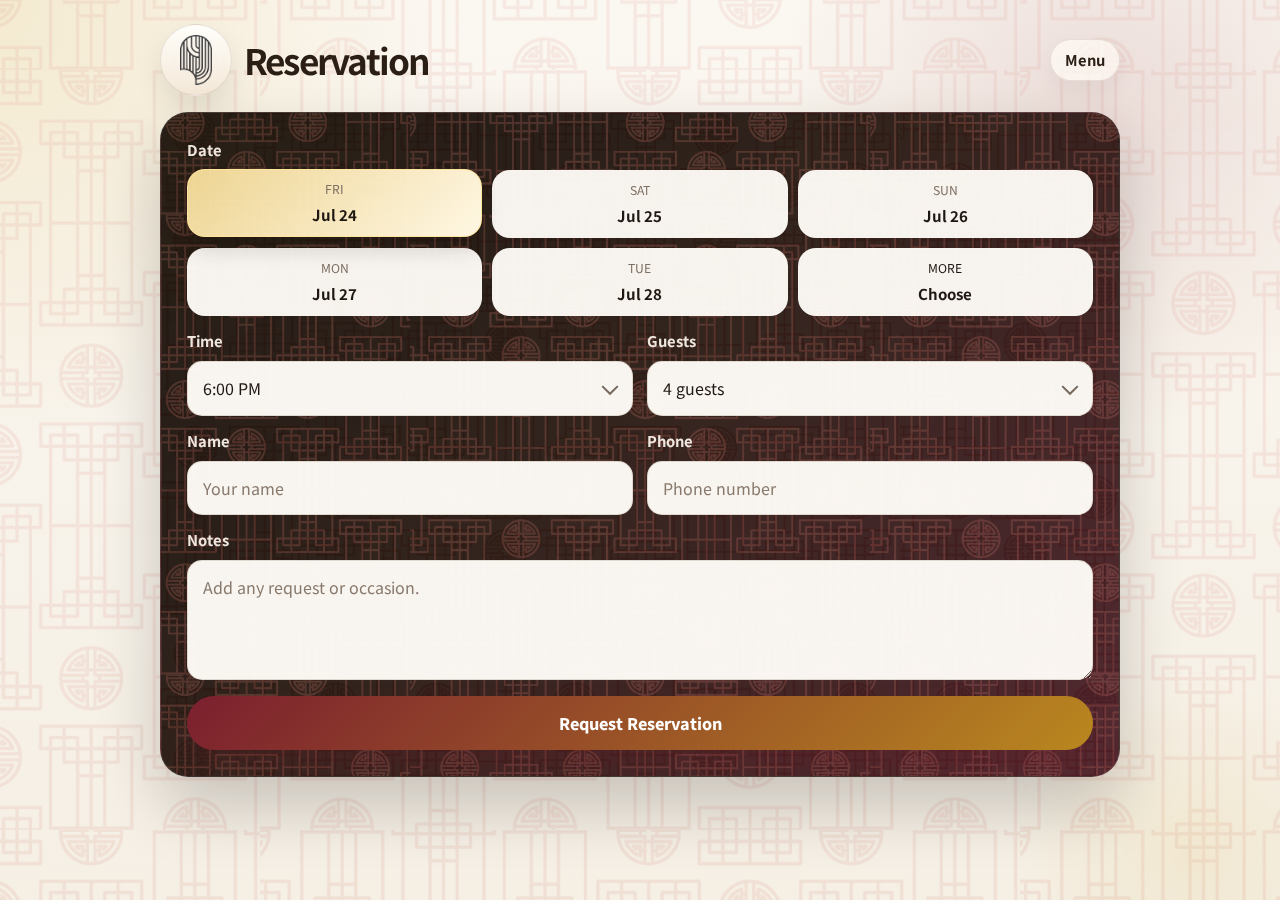
<file: test/uptown/reservation/index.html>
<!doctype html>
<html lang="en">
<head>
  <meta charset="UTF-8" />
  <meta name="viewport" content="width=device-width, initial-scale=1.0" />
  <title>Reserve | EHWA</title>
  <link rel="preconnect" href="https://fonts.googleapis.com" />
  <link rel="preconnect" href="https://fonts.gstatic.com" crossorigin />
  <link href="https://fonts.googleapis.com/css2?family=Noto+Sans+KR:wght@400;500;700;800&display=swap" rel="stylesheet" />
  <link rel="stylesheet" href="../../../css/global.css?v=20260423-7" />
  <style>
    :root {
      --ink: #201712;
      --muted: #74665b;
      --wine: #7b1f2f;
      --gold: #d4af37;
      --line: rgba(255, 255, 255, 0.12);
      --paper-line: rgba(113, 88, 60, 0.18);
      --shadow: 0 30px 64px rgba(17, 11, 8, 0.2);
      --radius-xl: 28px;
      --radius-lg: 20px;
      --radius-md: 15px;
    }

    * {
      box-sizing: border-box;
    }

    body {
      margin: 0;
      min-height: 100vh;
      color: var(--ink);
      font-family: "Noto Sans KR", system-ui, -apple-system, BlinkMacSystemFont, "Segoe UI", sans-serif;
      background:
        radial-gradient(circle at top left, rgba(212, 175, 55, 0.18), transparent 28%),
        radial-gradient(circle at 86% 12%, rgba(123, 31, 47, 0.12), transparent 24%),
        linear-gradient(180deg, rgba(251, 247, 241, 0.98) 0%, rgba(245, 239, 228, 0.98) 100%);
      overflow-x: hidden;
    }

    body::before {
      content: "";
      position: fixed;
      inset: 0;
      background:
        linear-gradient(180deg, rgba(255, 252, 247, 0.18), rgba(255, 252, 247, 0.06)),
        url("../../../assets/pattern.webp") center / 760px auto;
      opacity: 0.14;
      pointer-events: none;
      z-index: -2;
    }

    body::after {
      content: "";
      position: fixed;
      inset: auto -80px -120px auto;
      width: 340px;
      height: 340px;
      border-radius: 50%;
      background: radial-gradient(circle, rgba(212, 175, 55, 0.12), transparent 72%);
      filter: blur(14px);
      pointer-events: none;
      z-index: -1;
    }

    a {
      color: inherit;
      text-decoration: none;
    }

    .shell {
      width: min(100% - 18px, 760px);
      margin: 0 auto;
      padding: 18px 0 40px;
    }

    .topbar {
      display: flex;
      align-items: center;
      justify-content: space-between;
      gap: 12px;
      margin-bottom: 16px;
    }

    .brand {
      display: inline-flex;
      align-items: center;
      gap: 12px;
      min-width: 0;
    }

    .logo-link {
      display: inline-flex;
      align-items: center;
      justify-content: center;
      width: 62px;
      height: 62px;
      border-radius: 999px;
      background: linear-gradient(180deg, rgba(255, 254, 250, 0.98), rgba(243, 231, 215, 0.94));
      border: 1px solid rgba(73, 53, 36, 0.12);
      box-shadow: 0 14px 28px rgba(42, 28, 18, 0.1);
      flex: none;
    }

    .logo-link img {
      width: 42px;
      height: 42px;
      object-fit: contain;
    }

    .brand h1 {
      margin: 0;
      color: #2b1e14;
      font-size: clamp(1.45rem, 6vw, 2.2rem);
      letter-spacing: -0.05em;
    }

    .back-link {
      display: inline-flex;
      align-items: center;
      justify-content: center;
      min-height: 42px;
      padding: 0 14px;
      border-radius: 999px;
      border: 1px solid rgba(113, 88, 60, 0.14);
      background: rgba(255, 251, 245, 0.72);
      color: #2c2016;
      font-size: 0.92rem;
      font-weight: 700;
      white-space: nowrap;
      box-shadow: 0 10px 22px rgba(32, 20, 13, 0.05);
    }

    .booking-card {
      position: relative;
      border: 1px solid var(--line);
      border-radius: var(--radius-xl);
      background:
        linear-gradient(135deg, rgba(22, 15, 11, 0.96) 0%, rgba(37, 23, 16, 0.94) 45%, rgba(68, 24, 33, 0.92) 100%),
        url("../../../assets/pattern.webp") center / 520px auto;
      box-shadow: var(--shadow);
      overflow: hidden;
      backdrop-filter: blur(8px);
    }

    .booking-card::before {
      content: "";
      position: absolute;
      inset: 0;
      background:
        radial-gradient(circle at top left, rgba(212, 175, 55, 0.16), transparent 30%),
        linear-gradient(180deg, rgba(255, 255, 255, 0.02), rgba(255, 255, 255, 0)),
        url("../../../assets/pattern.webp") center / 460px auto;
      opacity: 0.24;
      pointer-events: none;
    }

    .booking-form {
      position: relative;
      z-index: 1;
      display: grid;
      gap: 16px;
      padding: 18px;
    }

    .field-grid {
      display: grid;
      gap: 14px;
    }

    .field {
      display: grid;
      gap: 8px;
    }

    label {
      font-size: 0.92rem;
      font-weight: 700;
      color: rgba(255, 248, 240, 0.92);
    }

    input,
    textarea {
      width: 100%;
      padding: 14px 15px;
      border: 1px solid var(--paper-line);
      border-radius: var(--radius-md);
      background: rgba(255, 252, 247, 0.97);
      color: #1f1712;
      font: inherit;
      outline: none;
      transition: border-color 0.2s ease, box-shadow 0.2s ease, background 0.2s ease;
      appearance: none;
      -webkit-appearance: none;
    }

    input:focus,
    textarea:focus,
    .picker-trigger:focus {
      border-color: rgba(123, 31, 47, 0.38);
      box-shadow: 0 0 0 4px rgba(123, 31, 47, 0.1);
      background: #fff;
    }

    input::placeholder,
    textarea::placeholder {
      color: #897a6d;
    }

    textarea {
      min-height: 120px;
      resize: vertical;
    }

    .picker-trigger {
      width: 100%;
      min-height: 53px;
      padding: 14px 15px;
      border: 1px solid var(--paper-line);
      border-radius: var(--radius-md);
      background: rgba(255, 252, 247, 0.97);
      color: #1f1712;
      font: inherit;
      text-align: left;
      cursor: pointer;
      outline: none;
      position: relative;
    }

    .picker-trigger::after {
      content: "";
      position: absolute;
      right: 16px;
      top: 50%;
      width: 10px;
      height: 10px;
      border-right: 2px solid rgba(60, 44, 30, 0.7);
      border-bottom: 2px solid rgba(60, 44, 30, 0.7);
      transform: translateY(-60%) rotate(45deg);
      pointer-events: none;
    }

    .date-grid {
      position: relative;
      display: grid;
      grid-template-columns: repeat(3, minmax(0, 1fr));
      gap: 10px;
    }

    .date-chip {
      width: 100%;
      min-height: 68px;
      padding: 10px 8px;
      border-radius: 18px;
      border: 1px solid rgba(255, 255, 255, 0.1);
      background: rgba(255, 252, 247, 0.96);
      color: #1f1712;
      font: inherit;
      cursor: pointer;
      text-align: center;
      transition: transform 0.18s ease, border-color 0.18s ease, background 0.18s ease;
    }

    .date-chip span,
    .date-chip strong {
      display: block;
    }

    .date-chip span {
      margin-bottom: 4px;
      color: #7f7063;
      font-size: 0.76rem;
      text-transform: uppercase;
    }

    .date-chip strong {
      font-size: 0.94rem;
    }

    .date-chip.is-active {
      border-color: rgba(255, 228, 155, 0.92);
      background: linear-gradient(135deg, rgba(255, 229, 158, 0.92), rgba(255, 247, 227, 1));
      box-shadow: 0 12px 22px rgba(17, 11, 8, 0.14);
      transform: translateY(-1px);
    }

    .date-chip.more-chip {
      background: rgba(255, 252, 247, 0.96);
      color: #1f1712;
      border-color: rgba(255, 255, 255, 0.1);
    }

    .date-chip.more-chip span,
    .date-chip.more-chip strong {
      color: inherit;
    }

    .date-chip.more-chip.is-active {
      border-color: rgba(255, 228, 155, 0.92);
      background: linear-gradient(135deg, rgba(255, 229, 158, 0.92), rgba(255, 247, 227, 1));
      box-shadow: 0 12px 22px rgba(17, 11, 8, 0.14);
    }

    .guest-custom-input {
      display: none;
    }

    .guest-custom-input.is-open {
      display: block;
    }

    .submit-btn {
      width: 100%;
      border: 0;
      cursor: pointer;
      min-height: 54px;
      padding: 0 20px;
      border-radius: 999px;
      color: #fff;
      background: linear-gradient(135deg, var(--wine), #b9871f);
      font: inherit;
      font-weight: 800;
      box-shadow: 0 18px 30px rgba(123, 31, 47, 0.22);
      transition: transform 0.2s ease, opacity 0.2s ease;
    }

    .submit-btn:hover {
      transform: translateY(-1px);
      opacity: 0.97;
    }

    .modal-backdrop,
    .sheet-backdrop {
      position: fixed;
      inset: 0;
      display: none;
      align-items: center;
      justify-content: center;
      padding: 18px;
      background: rgba(18, 12, 9, 0.56);
      backdrop-filter: blur(6px);
      z-index: 100;
    }

    .modal-backdrop.is-open {
      display: flex;
    }

    .sheet-backdrop.is-open {
      display: block;
    }

    .modal {
      width: min(100%, 420px);
      padding: 24px;
      border-radius: 24px;
      background:
        linear-gradient(180deg, rgba(255, 252, 247, 0.98), rgba(247, 239, 228, 0.98)),
        url("../../../assets/pattern.webp") center / 400px auto;
      border: 1px solid rgba(108, 85, 58, 0.14);
      box-shadow: 0 28px 54px rgba(18, 12, 9, 0.2);
    }

    .modal h2 {
      margin: 0 0 10px;
      font-size: 1.4rem;
      letter-spacing: -0.04em;
    }

    .modal p {
      margin: 0 0 20px;
      color: var(--muted);
      line-height: 1.6;
    }

    .modal-details {
      margin: 0 0 20px;
    }

    .modal-btn {
      width: 100%;
      border: 0;
      cursor: pointer;
      min-height: 46px;
      border-radius: 999px;
      background: linear-gradient(135deg, var(--wine), #b9871f);
      color: #fff;
      font: inherit;
      font-weight: 800;
    }

    .sheet-backdrop {
      z-index: 110;
    }

    .picker-sheet {
      position: absolute;
      left: 0;
      right: 0;
      bottom: 0;
      margin: 0 auto;
      width: min(100%, 760px);
      max-height: min(72vh, 520px);
      border-radius: 24px 24px 0 0;
      background:
        linear-gradient(180deg, rgba(255, 252, 247, 0.98), rgba(247, 239, 228, 0.98)),
        url("../../../assets/pattern.webp") center / 420px auto;
      box-shadow: 0 -16px 48px rgba(17, 11, 8, 0.22);
      overflow: hidden;
    }

    .sheet-header {
      display: flex;
      align-items: center;
      justify-content: space-between;
      gap: 12px;
      padding: 18px 18px 12px;
    }

    .sheet-header h2 {
      margin: 0;
      font-size: 1.2rem;
      letter-spacing: -0.04em;
    }

    .sheet-close {
      border: 0;
      background: transparent;
      color: var(--muted);
      font: inherit;
      font-weight: 700;
      cursor: pointer;
    }

    .sheet-options {
      display: grid;
      gap: 10px;
      padding: 0 18px 18px;
      max-height: calc(min(72vh, 520px) - 72px);
      overflow: auto;
      -webkit-overflow-scrolling: touch;
    }

    .sheet-option {
      width: 100%;
      min-height: 54px;
      padding: 0 16px;
      border-radius: 16px;
      border: 1px solid rgba(113, 88, 60, 0.14);
      background: rgba(255, 255, 255, 0.76);
      color: var(--ink);
      font: inherit;
      font-weight: 700;
      text-align: left;
      cursor: pointer;
    }

    .sheet-option.is-active {
      border-color: rgba(123, 31, 47, 0.34);
      background: rgba(123, 31, 47, 0.08);
    }

    .sheet-option.is-custom {
      border-style: dashed;
      border-color: rgba(123, 31, 47, 0.28);
      background: linear-gradient(135deg, rgba(123, 31, 47, 0.08), rgba(212, 175, 55, 0.08));
      color: #6b2230;
    }

    .calendar-shell {
      display: grid;
      gap: 14px;
      padding: 0 18px 18px;
    }

    .calendar-toolbar {
      display: flex;
      align-items: center;
      justify-content: space-between;
      gap: 10px;
    }

    .calendar-nav {
      width: 40px;
      height: 40px;
      border: 0;
      border-radius: 999px;
      background: rgba(123, 31, 47, 0.08);
      color: #6b2230;
      font: inherit;
      font-weight: 800;
      cursor: pointer;
    }

    .calendar-label {
      font-size: 1rem;
      font-weight: 800;
      color: #2e2016;
      letter-spacing: -0.02em;
    }

    .calendar-weekdays,
    .calendar-grid {
      display: grid;
      grid-template-columns: repeat(7, minmax(0, 1fr));
      gap: 8px;
    }

    .calendar-weekdays span {
      text-align: center;
      font-size: 0.76rem;
      font-weight: 700;
      color: #8a7a6d;
      text-transform: uppercase;
    }

    .calendar-day {
      min-height: 48px;
      border: 1px solid rgba(113, 88, 60, 0.12);
      border-radius: 14px;
      background: rgba(255, 255, 255, 0.78);
      color: #2c2016;
      font: inherit;
      font-weight: 700;
      cursor: pointer;
    }

    .calendar-day.is-empty {
      visibility: hidden;
    }

    .calendar-day.is-disabled {
      opacity: 0.34;
      cursor: default;
    }

    .calendar-day.is-selected {
      border-color: rgba(255, 216, 110, 0.98);
      background: linear-gradient(135deg, rgba(255, 225, 140, 0.98), rgba(255, 246, 220, 1));
      box-shadow: 0 10px 18px rgba(17, 11, 8, 0.12);
    }

    @media (min-width: 720px) {
      .shell {
        width: min(100% - 28px, 960px);
        padding-top: 24px;
      }

      .logo-link {
        width: 72px;
        height: 72px;
      }

      .logo-link img {
        width: 50px;
        height: 50px;
      }

      .booking-form {
        padding: 26px;
      }

      .field-grid {
        grid-template-columns: repeat(2, minmax(0, 1fr));
      }

      .field.full {
        grid-column: 1 / -1;
      }
    }
  </style>
</head>
<body>
  <div class="shell">
    <header class="topbar">
      <div class="brand">
          <a class="logo-link" href="../../index.html" aria-label="EHWA test home">
            <img src="../../../assets/logo-dark.webp" alt="EHWA logo" />
        </a>
        <h1>Reservation</h1>
      </div>
          <a class="back-link" href="../menu/index.html">Menu</a>
    </header>

    <section class="booking-card">
      <form class="booking-form" id="reservationForm" method="POST" action="https://script.google.com/macros/s/AKfycbxS_ru2I7ySfJeH4kD3hd1wPiHerJW3Iiujn95evZuFiyLNrJUo-_H6rKngdxt0EeBFVw/exec" target="reservationSubmitFrame">
        <input name="action" type="hidden" value="create" />
        <input name="status" type="hidden" value="active" />
        <input name="sheetName" type="hidden" value="Uptown Reservation" />
        <div class="field-grid">
          <div class="field full">
            <label for="date">Date</label>
            <div class="date-grid" id="dateGrid"></div>
            <input id="date" name="date" type="hidden" required />
          </div>

          <div class="field">
            <label for="timeDisplay">Time</label>
            <button class="picker-trigger" id="timeDisplay" type="button" data-picker="time">6:00 PM</button>
            <input id="time" name="time" type="hidden" value="6:00 PM" />
          </div>

          <div class="field">
            <label for="peopleDisplay">Guests</label>
            <button class="picker-trigger" id="peopleDisplay" type="button" data-picker="people">4 guests</button>
            <input id="peopleCustomInput" class="guest-custom-input" type="number" inputmode="numeric" min="2" placeholder="Enter guest count" />
            <input id="people" name="people" type="hidden" value="4 guests" required />
          </div>

          <div class="field">
            <label for="name">Name</label>
            <input id="name" name="name" type="text" placeholder="Your name" enterkeyhint="next" required />
          </div>

          <div class="field">
            <label for="phone">Phone</label>
            <input id="phone" name="phone" type="tel" inputmode="numeric" autocomplete="tel" enterkeyhint="done" placeholder="Phone number" required />
          </div>

          <div class="field full">
            <label for="notes">Notes</label>
            <textarea id="notes" name="notes" enterkeyhint="done" placeholder="Add any request or occasion."></textarea>
          </div>
        </div>

        <button class="submit-btn" type="submit">Request Reservation</button>
      </form>
    </section>
  </div>

  <iframe name="reservationSubmitFrame" hidden></iframe>

  <div class="modal-backdrop" id="reservationModal" aria-hidden="true">
    <div class="modal" role="dialog" aria-modal="true" aria-labelledby="reservationModalTitle">
      <h2 id="reservationModalTitle">Reservation request sent</h2>
      <p>Your request has been submitted. We will contact you using the phone number you provided.</p>
      <div class="modal-details" id="reservationModalDetails" hidden></div>
      <button class="modal-btn" type="button" id="reservationModalClose">Close</button>
    </div>
  </div>

  <div class="sheet-backdrop" id="pickerSheet" aria-hidden="true">
    <div class="picker-sheet" role="dialog" aria-modal="true" aria-labelledby="pickerTitle">
      <div class="sheet-header">
        <h2 id="pickerTitle">Select</h2>
        <button class="sheet-close" id="pickerClose" type="button">Close</button>
      </div>
      <div class="sheet-options" id="pickerOptions"></div>
      <div class="calendar-shell" id="calendarShell" hidden>
        <div class="calendar-toolbar">
          <button class="calendar-nav" id="calendarPrev" type="button" aria-label="Previous month">&lt;</button>
          <div class="calendar-label" id="calendarLabel">Month</div>
          <button class="calendar-nav" id="calendarNext" type="button" aria-label="Next month">&gt;</button>
        </div>
        <div class="calendar-weekdays">
          <span>Sun</span>
          <span>Mon</span>
          <span>Tue</span>
          <span>Wed</span>
          <span>Thu</span>
          <span>Fri</span>
          <span>Sat</span>
        </div>
        <div class="calendar-grid" id="calendarGrid"></div>
      </div>
    </div>
  </div>

  <script>
    (function () {
      const form = document.getElementById("reservationForm");
      const dateInput = document.getElementById("date");
      const dateGrid = document.getElementById("dateGrid");
      const timeInput = document.getElementById("time");
      const peopleInput = document.getElementById("people");
      const timeDisplay = document.getElementById("timeDisplay");
      const peopleDisplay = document.getElementById("peopleDisplay");
      const peopleCustomInput = document.getElementById("peopleCustomInput");
      const nameInput = document.getElementById("name");
      const phoneInput = document.getElementById("phone");
      const notesInput = document.getElementById("notes");

      const modal = document.getElementById("reservationModal");
      const modalClose = document.getElementById("reservationModalClose");
      const modalDetails = document.getElementById("reservationModalDetails");

      const sheet = document.getElementById("pickerSheet");
      const sheetTitle = document.getElementById("pickerTitle");
      const sheetOptions = document.getElementById("pickerOptions");
      const sheetClose = document.getElementById("pickerClose");
      const calendarShell = document.getElementById("calendarShell");
      const calendarGrid = document.getElementById("calendarGrid");
      const calendarLabel = document.getElementById("calendarLabel");
      const calendarPrev = document.getElementById("calendarPrev");
      const calendarNext = document.getElementById("calendarNext");

      const pickerConfig = {
        time: {
          title: "Select time",
          input: timeInput,
          display: timeDisplay,
          options: [
            "6:00 PM",
            "6:30 PM",
            "7:00 PM",
            "7:30 PM",
            "8:00 PM",
            "8:30 PM",
            "9:00 PM",
            "9:30 PM",
            "10:00 PM",
            "10:30 PM",
            "11:00 PM",
            "11:30 PM",
            "12:00 AM",
            "12:30 AM",
            "1:00 AM"
          ]
        },
        people: {
          title: "Select guests",
          input: peopleInput,
          display: peopleDisplay,
          options: [
            "Custom",
            "2 guests",
            "3 guests",
            "4 guests",
            "5 guests",
            "6 guests",
            "7 guests",
            "8 guests"
          ]
        }
      };

      const pad = (num) => String(num).padStart(2, "0");
      const formatInputDate = (date) => `${date.getFullYear()}-${pad(date.getMonth() + 1)}-${pad(date.getDate())}`;
      const formatDisplayDate = (value) => {
        if (!value) return "Not selected";
        const date = new Date(value + "T00:00:00");
        if (Number.isNaN(date.getTime())) return value;
        return new Intl.DateTimeFormat("en-US", {
          weekday: "short",
          month: "short",
          day: "numeric"
        }).format(date);
      };

      const dateOptions = [];
      const start = new Date();
      start.setHours(0, 0, 0, 0);
      for (let i = 0; i < 10; i += 1) {
        const optionDate = new Date(start);
        optionDate.setDate(start.getDate() + i);
        dateOptions.push(formatInputDate(optionDate));
      }
      let calendarCursor = new Date(start.getFullYear(), start.getMonth(), 1);

      const renderDateGrid = () => {
        dateGrid.innerHTML = "";
        const visibleDates = dateOptions.slice(0, 5);

        visibleDates.forEach((value) => {
          const date = new Date(value + "T00:00:00");
          const button = document.createElement("button");
          button.type = "button";
          button.className = "date-chip";
          if (dateInput.value === value) {
            button.classList.add("is-active");
          }
          button.innerHTML = `<span>${new Intl.DateTimeFormat("en-US", { weekday: "short" }).format(date)}</span><strong>${new Intl.DateTimeFormat("en-US", { month: "short", day: "numeric" }).format(date)}</strong>`;
          button.addEventListener("click", () => {
            dateInput.value = value;
            syncDateState();
          });
          dateGrid.appendChild(button);
        });

        const moreButton = document.createElement("button");
        moreButton.type = "button";
        moreButton.className = "date-chip more-chip";
        const selectedIsCustom = dateInput.value && !visibleDates.includes(dateInput.value);
        moreButton.innerHTML = selectedIsCustom
          ? `<span>Chosen</span><strong>${formatDisplayDate(dateInput.value)}</strong>`
          : "<span>More</span><strong>Choose</strong>";
        if (selectedIsCustom) {
          moreButton.classList.add("is-active");
        }
        moreButton.addEventListener("click", () => {
          openSheet("date");
        });
        dateGrid.appendChild(moreButton);
      };

      const syncDateState = () => {
        renderDateGrid();
      };

      const renderModalDetails = () => {
        modalDetails.hidden = false;
        modalDetails.innerHTML = `
          <div class="booking-summary">
            <div class="booking-summary-grid">
              <div class="booking-summary-box">
                <span>Date</span>
                <strong>${dateInput.value ? formatDisplayDate(dateInput.value) : "-"}</strong>
              </div>
              <div class="booking-summary-box">
                <span>Time</span>
                <strong>${timeInput.value || "-"}</strong>
              </div>
              <div class="booking-summary-box">
                <span>Guests</span>
                <strong>${peopleInput.value || "-"}</strong>
              </div>
              <div class="booking-summary-box">
                <span>Name</span>
                <strong>${nameInput.value.trim() || "Guest"}</strong>
              </div>
              <div class="booking-summary-box">
                <span>Phone</span>
                <strong>${phoneInput.value.trim() || "-"}</strong>
              </div>
            </div>
            <div class="booking-summary-note">${notesInput.value.trim() || "No notes."}</div>
          </div>
        `;
      };

      const openModal = () => {
        renderModalDetails();
        modal.classList.add("is-open");
        modal.setAttribute("aria-hidden", "false");
      };

      const closeModal = () => {
        modal.classList.remove("is-open");
        modal.setAttribute("aria-hidden", "true");
      };

      const closeSheet = () => {
        sheet.classList.remove("is-open");
        sheet.setAttribute("aria-hidden", "true");
        sheetOptions.innerHTML = "";
        calendarShell.hidden = true;
      };

      const openSheet = (key) => {
        sheetOptions.innerHTML = "";
        calendarShell.hidden = true;

        if (key === "date") {
          sheetTitle.textContent = "Choose date";
          const selectedDate = dateInput.value ? new Date(dateInput.value + "T00:00:00") : new Date();
          calendarCursor = new Date(selectedDate.getFullYear(), selectedDate.getMonth(), 1);
          calendarShell.hidden = false;
          renderCalendar();
          sheet.classList.add("is-open");
          sheet.setAttribute("aria-hidden", "false");
          return;
        }

        const config = pickerConfig[key];
        if (!config) return;

        sheetTitle.textContent = config.title;

        config.options.forEach((option) => {
          const button = document.createElement("button");
          button.type = "button";
          button.className = "sheet-option";
          if (key === "people" && option === "Custom") {
            button.classList.add("is-custom");
          }
          button.textContent = option;
          if (config.input.value === option) {
            button.classList.add("is-active");
          }
          button.addEventListener("click", () => {
            if (key === "people" && option === "Custom") {
              closeSheet();
              peopleDisplay.style.display = "none";
              peopleCustomInput.classList.add("is-open");
              peopleCustomInput.value = "";
              window.setTimeout(() => peopleCustomInput.focus(), 30);
              return;
            }

            config.input.value = option;
            config.display.textContent = option;
            closeSheet();
          });
          sheetOptions.appendChild(button);
        });

        sheet.classList.add("is-open");
        sheet.setAttribute("aria-hidden", "false");
      };

      const applyCustomGuestValue = () => {
        const count = Number.parseInt(peopleCustomInput.value, 10);
        if (!Number.isFinite(count) || count < 2) {
          return;
        }
        const value = `${count} guests`;
        peopleInput.value = value;
        peopleDisplay.textContent = value;
        peopleCustomInput.classList.remove("is-open");
        peopleDisplay.style.display = "";
      };

      document.querySelectorAll("[data-picker]").forEach((button) => {
        button.addEventListener("click", () => {
          openSheet(button.getAttribute("data-picker"));
        });
      });

      peopleCustomInput.addEventListener("keydown", (event) => {
        if (event.key === "Enter") {
          event.preventDefault();
          applyCustomGuestValue();
        }
      });

      peopleCustomInput.addEventListener("blur", () => {
        if (!peopleCustomInput.value.trim()) {
          peopleCustomInput.classList.remove("is-open");
          peopleDisplay.style.display = "";
          return;
        }
        applyCustomGuestValue();
      });

      peopleDisplay.addEventListener("click", () => {
        if (peopleCustomInput.classList.contains("is-open")) {
          peopleCustomInput.classList.remove("is-open");
          peopleDisplay.style.display = "";
        }
      });

      const formatPhoneNumber = (value) => {
        let digits = value.replace(/\D/g, "");
        if (digits.startsWith("1")) {
          digits = digits.slice(1);
        }
        digits = digits.slice(0, 10);
        if (digits.length < 4) return digits;
        if (digits.length < 7) return `(${digits.slice(0, 3)}) ${digits.slice(3)}`;
        return `(${digits.slice(0, 3)}) ${digits.slice(3, 6)}-${digits.slice(6)}`;
      };

      const isValidCanadianPhone = (value) => {
        const digits = value.replace(/\D/g, "");
        return digits.length === 10 || (digits.length === 11 && digits.startsWith("1"));
      };

      phoneInput.addEventListener("input", () => {
        phoneInput.value = formatPhoneNumber(phoneInput.value);
        phoneInput.setCustomValidity("");
      });

      nameInput.addEventListener("keydown", (event) => {
        if (event.key === "Enter") {
          event.preventDefault();
          phoneInput.focus();
        }
      });

      [phoneInput, notesInput].forEach((input) => {
        input.addEventListener("keydown", (event) => {
          if (event.key === "Enter") {
            input.blur();
          }
        });
      });

      form.addEventListener("submit", (event) => {
        if (!isValidCanadianPhone(phoneInput.value)) {
          event.preventDefault();
          phoneInput.setCustomValidity("Please enter a valid Canadian phone number.");
          phoneInput.reportValidity();
          phoneInput.focus();
          return;
        }

        phoneInput.setCustomValidity("");
        window.setTimeout(openModal, 250);
      });

      modalClose.addEventListener("click", closeModal);
      modal.addEventListener("click", (event) => {
        if (event.target === modal) {
          closeModal();
        }
      });

      const renderCalendar = () => {
        calendarGrid.innerHTML = "";
        calendarLabel.textContent = new Intl.DateTimeFormat("en-US", {
          month: "long",
          year: "numeric"
        }).format(calendarCursor);

        const monthStart = new Date(calendarCursor.getFullYear(), calendarCursor.getMonth(), 1);
        const monthEnd = new Date(calendarCursor.getFullYear(), calendarCursor.getMonth() + 1, 0);
        const firstWeekday = monthStart.getDay();
        const todayFloor = new Date();
        todayFloor.setHours(0, 0, 0, 0);

        for (let i = 0; i < firstWeekday; i += 1) {
          const empty = document.createElement("div");
          empty.className = "calendar-day is-empty";
          calendarGrid.appendChild(empty);
        }

        for (let day = 1; day <= monthEnd.getDate(); day += 1) {
          const date = new Date(calendarCursor.getFullYear(), calendarCursor.getMonth(), day);
          const value = formatInputDate(date);
          const button = document.createElement("button");
          button.type = "button";
          button.className = "calendar-day";
          button.textContent = String(day);

          if (date < todayFloor) {
            button.classList.add("is-disabled");
            button.disabled = true;
          } else {
            button.addEventListener("click", () => {
              dateInput.value = value;
              syncDateState();
              closeSheet();
            });
          }

          if (dateInput.value === value) {
            button.classList.add("is-selected");
          }

          calendarGrid.appendChild(button);
        }
      };

      calendarPrev.addEventListener("click", () => {
        calendarCursor = new Date(calendarCursor.getFullYear(), calendarCursor.getMonth() - 1, 1);
        renderCalendar();
      });

      calendarNext.addEventListener("click", () => {
        calendarCursor = new Date(calendarCursor.getFullYear(), calendarCursor.getMonth() + 1, 1);
        renderCalendar();
      });

      sheetClose.addEventListener("click", closeSheet);
      sheet.addEventListener("click", (event) => {
        if (event.target === sheet) {
          closeSheet();
        }
      });

      document.addEventListener("keydown", (event) => {
        if (event.key === "Escape") {
          if (sheet.classList.contains("is-open")) {
            closeSheet();
          } else if (modal.classList.contains("is-open")) {
            closeModal();
          }
        }
      });

      dateInput.value = dateOptions[0];
      renderDateGrid();
      syncDateState();
    })();
  </script>
</body>
</html>
</file>
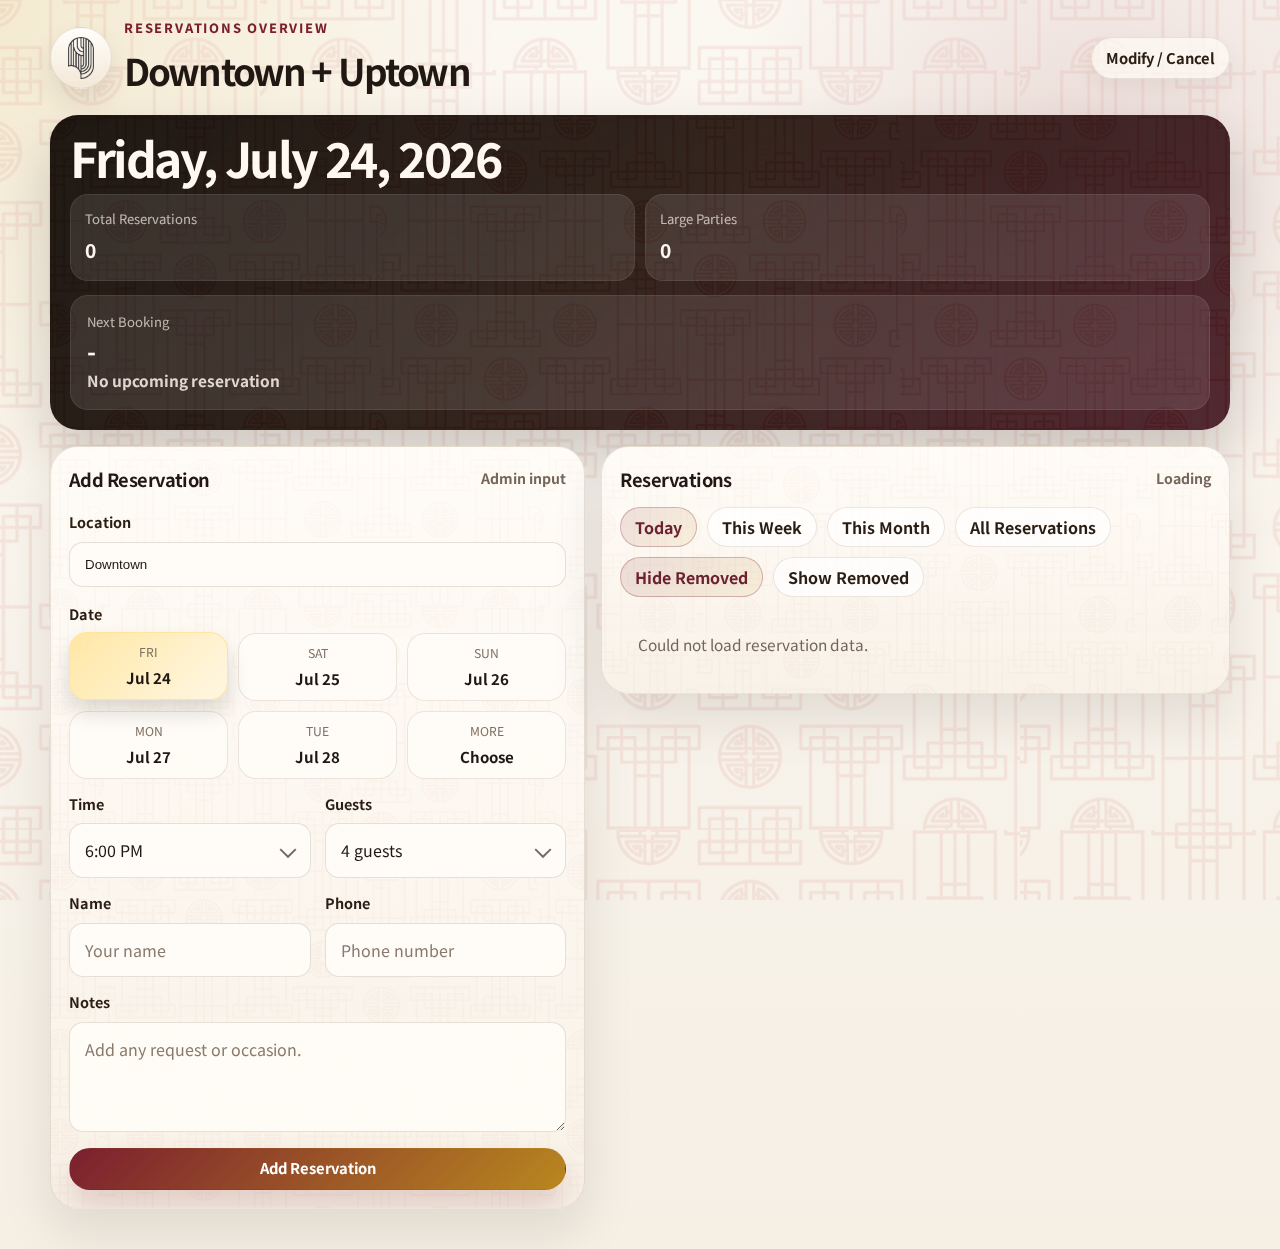
<file: king.html>
<!doctype html>
<html lang="en">
<head>
  <meta charset="UTF-8" />
  <meta name="viewport" content="width=device-width, initial-scale=1.0" />
  <title>Reservations Overview | EHWA</title>
  <link rel="preconnect" href="https://fonts.googleapis.com" />
  <link rel="preconnect" href="https://fonts.gstatic.com" crossorigin />
  <link href="https://fonts.googleapis.com/css2?family=Noto+Sans+KR:wght@400;500;700;800&display=swap" rel="stylesheet" />
  <link rel="stylesheet" href="css/global.css?v=20260423-10" />
  <style>
    :root {
      --ink: #211813;
      --muted: #74665a;
      --wine: #7b1f2f;
      --gold: #d4af37;
      --line: rgba(109, 86, 59, 0.14);
      --paper-line: rgba(113, 88, 60, 0.18);
      --shadow: 0 24px 52px rgba(29, 19, 12, 0.1);
      --radius-xl: 28px;
      --radius-lg: 20px;
      --radius-md: 14px;
    }

    * { box-sizing: border-box; }

    body {
      margin: 0;
      min-height: 100vh;
      color: var(--ink);
      font-family: "Noto Sans KR", system-ui, -apple-system, BlinkMacSystemFont, "Segoe UI", sans-serif;
      background:
        radial-gradient(circle at top left, rgba(212, 175, 55, 0.18), transparent 28%),
        radial-gradient(circle at 86% 12%, rgba(123, 31, 47, 0.12), transparent 24%),
        linear-gradient(180deg, rgba(251, 247, 241, 0.98) 0%, rgba(245, 239, 228, 0.98) 100%);
    }

    body::before {
      content: "";
      position: fixed;
      inset: 0;
      background:
        linear-gradient(180deg, rgba(255, 252, 247, 0.18), rgba(255, 252, 247, 0.06)),
        url("assets/pattern.webp") center / 760px auto;
      opacity: 0.14;
      pointer-events: none;
      z-index: -1;
    }

    button, input, textarea { font: inherit; }
    a { color: inherit; text-decoration: none; }

    .shell {
      width: min(100% - 18px, 1180px);
      margin: 0 auto;
      padding: 18px 0 40px;
    }

    .topbar {
      display: flex;
      align-items: center;
      justify-content: space-between;
      gap: 12px;
      margin-bottom: 16px;
    }

    .brand {
      display: inline-flex;
      align-items: center;
      gap: 12px;
      min-width: 0;
    }

    .logo-link {
      display: inline-flex;
      align-items: center;
      justify-content: center;
      width: 62px;
      height: 62px;
      border-radius: 999px;
      background: linear-gradient(180deg, rgba(255, 254, 250, 0.98), rgba(243, 231, 215, 0.94));
      border: 1px solid rgba(73, 53, 36, 0.12);
      box-shadow: 0 14px 28px rgba(42, 28, 18, 0.1);
      flex: none;
    }

    .logo-link img {
      width: 42px;
      height: 42px;
      object-fit: contain;
    }

    .brand-copy p {
      margin: 0 0 4px;
      color: var(--wine);
      font-size: 0.8rem;
      font-weight: 800;
      letter-spacing: 0.14em;
      text-transform: uppercase;
    }

    .brand-copy h1 {
      margin: 0;
      font-size: clamp(1.45rem, 5vw, 2.3rem);
      letter-spacing: -0.05em;
    }

    .pill-btn {
      display: inline-flex;
      align-items: center;
      justify-content: center;
      min-height: 42px;
      padding: 0 14px;
      border-radius: 999px;
      border: 1px solid rgba(113, 88, 60, 0.14);
      background: rgba(255, 251, 245, 0.72);
      color: #2c2016;
      font-size: 0.92rem;
      font-weight: 700;
      white-space: nowrap;
      box-shadow: 0 10px 22px rgba(32, 20, 13, 0.05);
      cursor: pointer;
    }

    .pill-btn.primary {
      color: #fff;
      border-color: transparent;
      background: linear-gradient(135deg, var(--wine), #b9871f);
      box-shadow: 0 18px 30px rgba(123, 31, 47, 0.18);
    }

    .hero {
      display: grid;
      gap: 14px;
      padding: 20px;
      border-radius: var(--radius-xl);
      background:
        linear-gradient(135deg, rgba(22, 15, 11, 0.96) 0%, rgba(37, 23, 16, 0.94) 45%, rgba(68, 24, 33, 0.92) 100%),
        url("assets/pattern.webp") center / 520px auto;
      color: #fff8f0;
      box-shadow: 0 28px 56px rgba(17, 11, 8, 0.18);
      margin-bottom: 16px;
    }

    .hero h2 {
      margin: 0;
      font-size: clamp(1.7rem, 5vw, 3rem);
      letter-spacing: -0.05em;
      line-height: 0.95;
    }

    .metric-grid {
      display: grid;
      grid-template-columns: repeat(2, minmax(0, 1fr));
      gap: 10px;
    }

    .metric-card {
      padding: 14px;
      border-radius: 18px;
      background: rgba(255, 250, 244, 0.1);
      border: 1px solid rgba(255, 255, 255, 0.08);
    }

    .metric-card span,
    .metric-card strong { display: block; }

    .metric-card span {
      margin-bottom: 6px;
      color: rgba(255, 248, 240, 0.68);
      font-size: 0.82rem;
    }

    .metric-card strong { font-size: 1.2rem; }

    .metric-card strong.large {
      font-size: 1.5rem;
      line-height: 1.05;
    }

    .next-booking-card {
      padding: 16px;
      border-radius: 18px;
      background: rgba(255, 250, 244, 0.1);
      border: 1px solid rgba(255, 255, 255, 0.08);
    }

    .next-booking-card span,
    .next-booking-card strong {
      display: block;
    }

    .next-booking-card span {
      margin-bottom: 6px;
      color: rgba(255, 248, 240, 0.68);
      font-size: 0.82rem;
    }

    .next-booking-card strong {
      margin-bottom: 6px;
      font-size: 1.52rem;
      line-height: 1.04;
    }

    .next-booking-card p {
      margin: 0;
      color: rgba(255, 248, 240, 0.84);
      font-size: 0.96rem;
      font-weight: 700;
    }

    .layout {
      display: grid;
      gap: 16px;
    }

    .panel {
      border: 1px solid var(--line);
      border-radius: var(--radius-xl);
      background:
        linear-gradient(180deg, rgba(255, 252, 247, 0.97), rgba(248, 241, 231, 0.96)),
        url("assets/pattern.webp") center / 440px auto;
      box-shadow: var(--shadow);
      overflow: hidden;
    }

    .panel-head {
      display: flex;
      align-items: center;
      justify-content: space-between;
      gap: 12px;
      padding: 18px 18px 0;
    }

    .panel-head h3 {
      margin: 0;
      font-size: 1.14rem;
      letter-spacing: -0.03em;
    }

    .panel-head span {
      color: var(--muted);
      font-size: 0.88rem;
      font-weight: 700;
    }

    .booking-form {
      display: grid;
      gap: 16px;
      padding: 18px;
    }

    .field-grid {
      display: grid;
      gap: 14px;
    }

    .field {
      display: grid;
      gap: 8px;
    }

    .field label {
      color: #2b1e14;
      font-size: 0.9rem;
      font-weight: 700;
    }

    input,
    select,
    textarea {
      width: 100%;
      padding: 14px 15px;
      border: 1px solid var(--paper-line);
      border-radius: var(--radius-md);
      background: rgba(255, 252, 247, 0.97);
      color: #1f1712;
      outline: none;
      appearance: none;
      -webkit-appearance: none;
    }

    input:focus,
    select:focus,
    textarea:focus,
    .picker-trigger:focus {
      border-color: rgba(123, 31, 47, 0.38);
      box-shadow: 0 0 0 4px rgba(123, 31, 47, 0.1);
      background: #fff;
    }

    input::placeholder,
    textarea::placeholder { color: #897a6d; }

    .badge-row {
      display: inline-flex;
      flex-wrap: wrap;
      gap: 8px;
    }

    .status-badge.branch {
      background: rgba(44, 33, 22, 0.1);
      color: #4f3823;
    }

    textarea {
      min-height: 110px;
      resize: vertical;
    }

    .picker-trigger {
      width: 100%;
      min-height: 53px;
      padding: 14px 15px;
      border: 1px solid var(--paper-line);
      border-radius: var(--radius-md);
      background: rgba(255, 252, 247, 0.97);
      color: #1f1712;
      text-align: left;
      cursor: pointer;
      outline: none;
      position: relative;
    }

    .picker-trigger::after {
      content: "";
      position: absolute;
      right: 16px;
      top: 50%;
      width: 10px;
      height: 10px;
      border-right: 2px solid rgba(60, 44, 30, 0.7);
      border-bottom: 2px solid rgba(60, 44, 30, 0.7);
      transform: translateY(-60%) rotate(45deg);
      pointer-events: none;
    }

    .date-grid {
      display: grid;
      grid-template-columns: repeat(3, minmax(0, 1fr));
      gap: 10px;
    }

    .date-chip {
      width: 100%;
      min-height: 68px;
      padding: 10px 8px;
      border-radius: 18px;
      border: 1px solid rgba(113, 88, 60, 0.14);
      background: rgba(255, 252, 247, 0.96);
      color: #1f1712;
      cursor: pointer;
      text-align: center;
      transition: transform 0.18s ease, border-color 0.18s ease, background 0.18s ease;
    }

    .date-chip span,
    .date-chip strong { display: block; }

    .date-chip span {
      margin-bottom: 4px;
      color: #7f7063;
      font-size: 0.76rem;
      text-transform: uppercase;
    }

    .date-chip strong { font-size: 0.94rem; }

    .date-chip.is-active {
      border-color: rgba(255, 228, 155, 0.92);
      background: linear-gradient(135deg, rgba(255, 229, 158, 0.92), rgba(255, 247, 227, 1));
      box-shadow: 0 12px 22px rgba(17, 11, 8, 0.14);
      transform: translateY(-1px);
    }

    .date-chip.more-chip {
      background: rgba(255, 252, 247, 0.96);
      color: #1f1712;
      border-color: rgba(113, 88, 60, 0.14);
    }

    .date-chip.more-chip.is-active {
      border-color: rgba(255, 228, 155, 0.92);
      background: linear-gradient(135deg, rgba(255, 229, 158, 0.92), rgba(255, 247, 227, 1));
      box-shadow: 0 12px 22px rgba(17, 11, 8, 0.14);
    }

    .guest-custom-input { display: none; }
    .guest-custom-input.is-open { display: block; }

    .form-actions { display: grid; gap: 10px; }

    #quickAddForm .form-actions {
      grid-template-columns: 1fr;
    }

    .control-row {
      display: grid;
      gap: 10px;
      padding: 14px 18px 0;
    }

    .range-chips,
    .option-chips {
      display: flex;
      gap: 10px;
      overflow: auto;
      -webkit-overflow-scrolling: touch;
    }

    .chip-btn {
      min-height: 40px;
      padding: 0 14px;
      border: 1px solid rgba(113, 88, 60, 0.14);
      border-radius: 999px;
      background: rgba(255, 255, 255, 0.76);
      color: #2a1d14;
      font: inherit;
      font-weight: 700;
      white-space: nowrap;
      cursor: pointer;
    }

    .chip-btn.is-active {
      background: linear-gradient(135deg, rgba(123, 31, 47, 0.12), rgba(212, 175, 55, 0.12));
      border-color: rgba(123, 31, 47, 0.28);
      color: #6b2230;
    }

    .reservation-list {
      display: grid;
      gap: 12px;
      padding: 18px;
    }

    .reservation-card {
      padding: 16px;
      border-radius: 20px;
      background: rgba(255, 255, 255, 0.72);
      border: 1px solid rgba(113, 88, 60, 0.12);
    }

    .reservation-card.is-removed {
      opacity: 0.7;
      background: rgba(241, 235, 228, 0.84);
    }

    .reservation-top {
      display: flex;
      align-items: flex-start;
      justify-content: space-between;
      gap: 12px;
      margin-bottom: 12px;
    }

    .reservation-top h4 {
      margin: 0 0 4px;
      font-size: 1.14rem;
      letter-spacing: -0.03em;
    }

    .reservation-top p {
      margin: 0;
      color: var(--muted);
      font-size: 0.9rem;
    }

    .status-badge {
      display: inline-flex;
      align-items: center;
      justify-content: center;
      min-height: 32px;
      padding: 0 12px;
      border-radius: 999px;
      font-size: 0.8rem;
      font-weight: 800;
      white-space: nowrap;
    }

    .status-badge.active {
      background: rgba(47, 135, 87, 0.14);
      color: #236240;
    }

    .status-badge.large {
      background: rgba(212, 175, 55, 0.18);
      color: #7a5a07;
    }

    .status-badge.removed {
      background: rgba(123, 31, 47, 0.12);
      color: #6b2230;
    }

    .reservation-meta {
      display: grid;
      grid-template-columns: repeat(2, minmax(0, 1fr));
      gap: 10px;
      margin-bottom: 12px;
    }

    .meta-box {
      padding: 12px;
      border-radius: 16px;
      background: rgba(249, 243, 233, 0.92);
      border: 1px solid rgba(113, 88, 60, 0.08);
    }

    .meta-box span,
    .meta-box strong { display: block; }

    .meta-box span {
      margin-bottom: 4px;
      color: var(--muted);
      font-size: 0.78rem;
    }

    .meta-box strong { font-size: 0.96rem; }

    .reservation-notes {
      padding: 12px 14px;
      border-radius: 16px;
      background: rgba(255, 251, 245, 0.84);
      border: 1px solid rgba(113, 88, 60, 0.08);
      color: #4e4137;
      line-height: 1.5;
      font-size: 0.9rem;
    }

    .reservation-actions {
      display: grid;
      grid-template-columns: repeat(2, minmax(0, 1fr));
      gap: 10px;
      margin-top: 12px;
    }

    .action-btn {
      min-height: 42px;
      border: 0;
      border-radius: 14px;
      font: inherit;
      font-weight: 700;
      cursor: pointer;
    }

    .action-btn.primary {
      background: linear-gradient(135deg, var(--wine), #b9871f);
      color: #fff;
    }

    .action-btn.light {
      background: rgba(255, 255, 255, 0.82);
      color: #2a1d14;
      border: 1px solid rgba(113, 88, 60, 0.1);
    }

    .empty-state {
      padding: 18px;
      color: var(--muted);
      font-size: 0.96rem;
    }

    .modal-backdrop,
    .sheet-backdrop {
      position: fixed;
      inset: 0;
      display: none;
      align-items: center;
      justify-content: center;
      padding: 18px;
      background: rgba(18, 12, 9, 0.56);
      backdrop-filter: blur(6px);
      z-index: 100;
    }

    .modal-backdrop.is-open { display: flex; }
    .sheet-backdrop.is-open { display: block; }

    .modal {
      width: min(100%, 560px);
      padding: 22px;
      border-radius: 24px;
      background:
        linear-gradient(180deg, rgba(255, 252, 247, 0.98), rgba(247, 239, 228, 0.98)),
        url("assets/pattern.webp") center / 400px auto;
      border: 1px solid rgba(108, 85, 58, 0.14);
      box-shadow: 0 28px 54px rgba(18, 12, 9, 0.2);
    }

    .feedback-backdrop {
      position: fixed;
      inset: 0;
      display: none;
      align-items: center;
      justify-content: center;
      padding: 18px;
      background: rgba(18, 12, 9, 0.42);
      backdrop-filter: blur(4px);
      z-index: 120;
    }

    .feedback-backdrop.is-open {
      display: flex;
    }

    .feedback-modal {
      width: min(100%, 380px);
      padding: 22px;
      border-radius: 22px;
      background:
        linear-gradient(180deg, rgba(255, 252, 247, 0.98), rgba(247, 239, 228, 0.98)),
        url("assets/pattern.webp") center / 360px auto;
      border: 1px solid rgba(108, 85, 58, 0.14);
      box-shadow: 0 24px 44px rgba(18, 12, 9, 0.18);
    }

    .feedback-modal h3 {
      margin: 0 0 8px;
      font-size: 1.22rem;
      letter-spacing: -0.03em;
    }

    .feedback-modal p {
      margin: 0 0 18px;
      color: var(--muted);
      line-height: 1.6;
    }

    .modal-head {
      display: flex;
      align-items: center;
      justify-content: space-between;
      gap: 12px;
      margin-bottom: 16px;
    }

    .modal-head h3 {
      margin: 0;
      font-size: 1.28rem;
      letter-spacing: -0.03em;
    }

    .modal-close {
      width: 38px;
      height: 38px;
      border: 0;
      border-radius: 999px;
      background: rgba(113, 88, 60, 0.1);
      color: #5c4c41;
      font: inherit;
      font-weight: 800;
      cursor: pointer;
    }

    .picker-sheet {
      position: absolute;
      left: 0;
      right: 0;
      bottom: 0;
      margin: 0 auto;
      width: min(100%, 760px);
      max-height: min(72vh, 520px);
      border-radius: 24px 24px 0 0;
      background:
        linear-gradient(180deg, rgba(255, 252, 247, 0.98), rgba(247, 239, 228, 0.98)),
        url("assets/pattern.webp") center / 420px auto;
      box-shadow: 0 -16px 48px rgba(17, 11, 8, 0.22);
      overflow: hidden;
    }

    .sheet-header {
      display: flex;
      align-items: center;
      justify-content: space-between;
      gap: 12px;
      padding: 18px 18px 12px;
    }

    .sheet-header h2 {
      margin: 0;
      font-size: 1.2rem;
      letter-spacing: -0.04em;
    }

    .sheet-close {
      border: 0;
      background: transparent;
      color: var(--muted);
      font: inherit;
      font-weight: 700;
      cursor: pointer;
    }

    .sheet-options {
      display: grid;
      gap: 10px;
      padding: 0 18px 18px;
      max-height: calc(min(72vh, 520px) - 72px);
      overflow: auto;
      -webkit-overflow-scrolling: touch;
    }

    .sheet-option {
      width: 100%;
      min-height: 54px;
      padding: 0 16px;
      border-radius: 16px;
      border: 1px solid rgba(113, 88, 60, 0.14);
      background: rgba(255, 255, 255, 0.76);
      color: var(--ink);
      font: inherit;
      font-weight: 700;
      text-align: left;
      cursor: pointer;
    }

    .sheet-option.is-active {
      border-color: rgba(123, 31, 47, 0.34);
      background: rgba(123, 31, 47, 0.08);
    }

    .sheet-option.is-custom {
      border-style: dashed;
      border-color: rgba(123, 31, 47, 0.28);
      background: linear-gradient(135deg, rgba(123, 31, 47, 0.08), rgba(212, 175, 55, 0.08));
      color: #6b2230;
    }

    .calendar-shell {
      display: grid;
      gap: 14px;
      padding: 0 18px 18px;
    }

    .calendar-toolbar {
      display: flex;
      align-items: center;
      justify-content: space-between;
      gap: 10px;
    }

    .calendar-nav {
      width: 40px;
      height: 40px;
      border: 0;
      border-radius: 999px;
      background: rgba(123, 31, 47, 0.08);
      color: #6b2230;
      font: inherit;
      font-weight: 800;
      cursor: pointer;
    }

    .calendar-label {
      font-size: 1rem;
      font-weight: 800;
      color: #2e2016;
      letter-spacing: -0.02em;
    }

    .calendar-weekdays,
    .calendar-grid {
      display: grid;
      grid-template-columns: repeat(7, minmax(0, 1fr));
      gap: 8px;
    }

    .calendar-weekdays span {
      text-align: center;
      font-size: 0.76rem;
      font-weight: 700;
      color: #8a7a6d;
      text-transform: uppercase;
    }

    .calendar-day {
      min-height: 48px;
      border: 1px solid rgba(113, 88, 60, 0.12);
      border-radius: 14px;
      background: rgba(255, 255, 255, 0.78);
      color: #2c2016;
      font: inherit;
      font-weight: 700;
      cursor: pointer;
    }

    .calendar-day.is-empty { visibility: hidden; }
    .calendar-day.is-disabled { opacity: 0.34; cursor: default; }
    .calendar-day.is-selected {
      border-color: rgba(255, 216, 110, 0.98);
      background: linear-gradient(135deg, rgba(255, 225, 140, 0.98), rgba(255, 246, 220, 1));
      box-shadow: 0 10px 18px rgba(17, 11, 8, 0.12);
    }

    @media (min-width: 720px) {
      .field-grid { grid-template-columns: repeat(2, minmax(0, 1fr)); }
      .field.full { grid-column: 1 / -1; }
      .form-actions { grid-template-columns: 1fr 1fr; }
    }

    @media (min-width: 980px) {
      .layout {
        grid-template-columns: minmax(360px, 0.92fr) minmax(0, 1.08fr);
        align-items: start;
      }

      .metric-grid { grid-template-columns: minmax(0, 1fr) minmax(0, 1fr); }
    }
  </style>
</head>
<body>
  <div class="shell">
    <header class="topbar">
      <div class="brand">
          <a class="logo-link" href="./index.html" aria-label="EHWA home">
            <img src="assets/logo-dark.webp" alt="EHWA logo" />
        </a>
        <div class="brand-copy">
          <p>Reservations Overview</p>
          <h1>Downtown + Uptown</h1>
        </div>
      </div>
      <a class="pill-btn" href="./modify.html">Modify / Cancel</a>
    </header>

    <section class="hero">
      <h2 id="todayHeading">Today</h2>
      <div class="metric-grid">
        <div class="metric-card">
          <span>Total Reservations</span>
          <strong id="metricReservations">0</strong>
        </div>
        <div class="metric-card">
          <span>Large Parties</span>
          <strong id="metricLargeParties">0</strong>
        </div>
      </div>
      <div class="next-booking-card">
        <span>Next Booking</span>
        <strong id="metricNextName">-</strong>
        <p id="metricNextMeta">No upcoming reservation</p>
      </div>
    </section>

    <main class="layout">
      <section class="panel">
        <div class="panel-head">
          <h3>Add Reservation</h3>
          <span>Admin input</span>
        </div>

        <form class="booking-form" id="quickAddForm">
          <input name="action" type="hidden" value="create" />
          <input name="status" type="hidden" value="active" />
          <div class="field">
            <label for="quickSheetName">Location</label>
            <select id="quickSheetName" name="sheetName">
              <option value="Downtown Reservation">Downtown</option>
              <option value="Uptown Reservation">Uptown</option>
            </select>
          </div>
          <div class="field-grid" id="quickAddFields"></div>
          <div class="form-actions">
            <button class="pill-btn primary" type="submit">Add Reservation</button>
          </div>
        </form>
      </section>

      <section class="panel">
        <div class="panel-head">
          <h3>Reservations</h3>
          <span id="reservationDateLabel">Loading</span>
        </div>

        <div class="control-row">
          <div class="range-chips">
            <button class="chip-btn is-active" data-range="today" type="button">Today</button>
            <button class="chip-btn" data-range="week" type="button">This Week</button>
            <button class="chip-btn" data-range="month" type="button">This Month</button>
            <button class="chip-btn" data-range="all" type="button">All Reservations</button>
          </div>
          <div class="option-chips">
            <button class="chip-btn is-active" data-removed="hide" type="button">Hide Removed</button>
            <button class="chip-btn" data-removed="show" type="button">Show Removed</button>
          </div>
        </div>

        <div class="reservation-list" id="reservationList"></div>
      </section>
    </main>
  </div>

  <iframe name="adminMutationFrame" hidden></iframe>

  <div class="modal-backdrop" id="editorModal" aria-hidden="true">
    <div class="modal" role="dialog" aria-modal="true" aria-labelledby="editorTitle">
      <div class="modal-head">
        <h3 id="editorTitle">Edit Reservation</h3>
        <button class="modal-close" id="closeEditorModal" type="button">×</button>
      </div>
      <form class="booking-form" id="editorForm">
        <input id="editorAction" name="action" type="hidden" value="update" />
        <input id="editorRowNumber" name="rowNumber" type="hidden" value="" />
        <input id="editorSheetName" name="sheetName" type="hidden" value="" />
        <input id="editorStatus" name="status" type="hidden" value="active" />
        <div class="field-grid" id="editorFields"></div>
        <div class="form-actions">
          <button class="pill-btn" id="cancelEditor" type="button">Cancel</button>
          <button class="pill-btn primary" type="submit">Save Changes</button>
        </div>
      </form>
    </div>
  </div>

  <div class="sheet-backdrop" id="pickerSheet" aria-hidden="true">
    <div class="picker-sheet" role="dialog" aria-modal="true" aria-labelledby="pickerTitle">
      <div class="sheet-header">
        <h2 id="pickerTitle">Select</h2>
        <button class="sheet-close" id="pickerClose" type="button">Close</button>
      </div>
      <div class="sheet-options" id="pickerOptions"></div>
      <div class="calendar-shell" id="calendarShell" hidden>
        <div class="calendar-toolbar">
          <button class="calendar-nav" id="calendarPrev" type="button" aria-label="Previous month">&lt;</button>
          <div class="calendar-label" id="calendarLabel">Month</div>
          <button class="calendar-nav" id="calendarNext" type="button" aria-label="Next month">&gt;</button>
        </div>
        <div class="calendar-weekdays">
          <span>Sun</span><span>Mon</span><span>Tue</span><span>Wed</span><span>Thu</span><span>Fri</span><span>Sat</span>
        </div>
        <div class="calendar-grid" id="calendarGrid"></div>
      </div>
    </div>
  </div>

  <div class="feedback-backdrop" id="feedbackModal" aria-hidden="true">
    <div class="feedback-modal" role="dialog" aria-modal="true" aria-labelledby="feedbackTitle">
      <h3 id="feedbackTitle">Updated</h3>
      <p id="feedbackMessage">Reservation updated.</p>
      <button class="pill-btn primary" id="closeFeedbackModal" type="button" style="width:100%;">Close</button>
    </div>
  </div>

  <script>
    const ADMIN_SHEET_CONFIG = {
      sheetId: "1xa9OZbctYnlbaAL8lKIgmefM5hvSw0Plk01lxp5G2fc",
      sheets: [
        { name: "Downtown Reservation", label: "Downtown" },
        { name: "Uptown Reservation", label: "Uptown" }
      ]
    };

    const APPS_SCRIPT_URL = "https://script.google.com/macros/s/AKfycbxS_ru2I7ySfJeH4kD3hd1wPiHerJW3Iiujn95evZuFiyLNrJUo-_H6rKngdxt0EeBFVw/exec";

    const state = {
      reservations: [],
      range: "today",
      showRemoved: false,
      activeForm: "quick",
      calendarCursor: null
    };

    function parseGvizText(text = "") {
      return JSON.parse(
        text.replace("/*O_o*/", "").replace("google.visualization.Query.setResponse(", "").slice(0, -2)
      );
    }

    function getCellText(cell) {
      if (!cell) return "";
      if (typeof cell.f === "string" && cell.f.trim()) return cell.f.trim();
      const value = cell.v;
      if (value instanceof Date) return formatInputDate(value);
      if (value && typeof value === "object" && typeof value.getMonth === "function") {
        return formatInputDate(new Date(value));
      }
      return (value ?? "").toString().trim();
    }

    function normalizeReservation(cells = [], index = 0, sheetConfig) {
      const values = cells.map((cell) => getCellText(cell));
      return {
        rowNumber: index + 1,
        sheetName: sheetConfig.name,
        branch: sheetConfig.label,
        timestamp: values[0] || "",
        date: values[1] || "",
        time: values[2] || "",
        people: values[3] || "",
        name: values[4] || "",
        phone: values[5] || "",
        notes: values[6] || "",
        status: values[7] || "active"
      };
    }

    function toSafeDate(dateString = "") {
      const normalized = String(dateString).trim();
      if (!normalized) return null;
      const match = normalized.match(/^(\d{4})-(\d{2})-(\d{2})$/);
      if (match) {
        const [, year, month, day] = match;
        return new Date(Number(year), Number(month) - 1, Number(day));
      }
      const date = new Date(normalized);
      return Number.isNaN(date.getTime()) ? null : date;
    }

    function parseGuestCount(value = "") {
      const count = Number.parseInt(String(value).replace(/\D/g, ""), 10);
      return Number.isFinite(count) ? count : 0;
    }

    function parseTimeForSort(value = "") {
      const match = String(value).trim().match(/^(\d{1,2}):(\d{2})\s*(AM|PM)$/i);
      if (!match) return Number.MAX_SAFE_INTEGER;
      let hour = Number(match[1]);
      const minute = Number(match[2]);
      const meridiem = match[3].toUpperCase();
      if (meridiem === "PM" && hour !== 12) hour += 12;
      if (meridiem === "AM" && hour === 12) hour = 0;
      return hour * 60 + minute;
    }

    async function fetchReservations() {
      const groups = await Promise.all(
        ADMIN_SHEET_CONFIG.sheets.map(async (sheetConfig) => {
          const url = `https://docs.google.com/spreadsheets/d/${ADMIN_SHEET_CONFIG.sheetId}/gviz/tq?sheet=${encodeURIComponent(sheetConfig.name)}&tqx=out:json`;
          const response = await fetch(url);
          if (!response.ok) throw new Error(`Failed to fetch ${sheetConfig.label}`);
          const data = parseGvizText(await response.text());
          return (data.table?.rows || [])
            .map((row) => row.c || [])
            .map((cells, index) => normalizeReservation(cells, index, sheetConfig))
            .filter((item) => item.timestamp || item.date || item.name);
        })
      );

      return groups.flat().sort((a, b) => {
        const dateA = toSafeDate(a.date);
        const dateB = toSafeDate(b.date);
        const timeA = parseTimeForSort(a.time);
        const timeB = parseTimeForSort(b.time);
        if (dateA && dateB && dateA.getTime() !== dateB.getTime()) {
          return dateA - dateB;
        }
        return timeA - timeB;
      });
    }

    function formatDateLabel(value = "") {
      const date = toSafeDate(value);
      if (!date) return value || "No date";
      return new Intl.DateTimeFormat("en-US", {
        month: "long",
        day: "numeric",
        year: "numeric"
      }).format(date);
    }

    function getDateBounds(range) {
      const now = new Date();
      const start = new Date(now);
      start.setHours(0, 0, 0, 0);
      const end = new Date(start);

      if (range === "today") {
        end.setDate(end.getDate() + 1);
        return { start, end, label: formatDateLabel(formatInputDate(start)) };
      }

      if (range === "week") {
        const day = start.getDay();
        start.setDate(start.getDate() - day);
        end.setTime(start.getTime());
        end.setDate(end.getDate() + 7);
        return { start, end, label: "This Week" };
      }

      if (range === "month") {
        start.setDate(1);
        end.setTime(start.getTime());
        end.setMonth(end.getMonth() + 1);
        return {
          start,
          end,
          label: new Intl.DateTimeFormat("en-US", { month: "long", year: "numeric" }).format(start)
        };
      }

      return { start: null, end: null, label: "All Reservations" };
    }

    function filterReservations() {
      const { start, end } = getDateBounds(state.range);
      return state.reservations.filter((item) => {
        if (!state.showRemoved && item.status === "removed") return false;
        if (!start || !end) return true;
        const date = toSafeDate(item.date);
        if (!date) return false;
        return date >= start && date < end;
      });
    }

    function getStatusBadge(item) {
      if (item.status === "removed") return { label: "Removed", className: "removed" };
      if (parseGuestCount(item.people) >= 8) return { label: "Large Party", className: "large" };
      return { label: "Active", className: "active" };
    }

    function renderReservationCard(item) {
      const status = getStatusBadge(item);
      const primaryLabel = item.status === "removed" ? "Restore" : "Remove";
      const primaryAction = item.status === "removed" ? "restore" : "remove";

      return `
        <article class="reservation-card ${item.status === "removed" ? "is-removed" : ""}">
          <div class="reservation-top">
            <div>
              <p>${formatDateLabel(item.date)}</p>
            </div>
            <div class="badge-row">
              <span class="status-badge branch">${item.branch || "Location"}</span>
              <span class="status-badge ${status.className}">${status.label}</span>
            </div>
          </div>
          <div class="reservation-meta">
            <div class="meta-box">
              <span>Time</span>
              <strong>${item.time || "-"}</strong>
            </div>
            <div class="meta-box">
              <span>Name</span>
              <strong>${item.name || "Guest"}</strong>
            </div>
            <div class="meta-box">
              <span>Guests</span>
              <strong>${item.people || "-"}</strong>
            </div>
            <div class="meta-box">
              <span>Phone</span>
              <strong>${item.phone || "-"}</strong>
            </div>
          </div>
          <div class="reservation-notes">${item.notes || "No notes"}</div>
          <div class="reservation-actions">
            <button class="action-btn primary" type="button" data-action="${primaryAction}" data-sheet="${item.sheetName}" data-row="${item.rowNumber}">${primaryLabel}</button>
            <button class="action-btn light" type="button" data-action="edit" data-sheet="${item.sheetName}" data-row="${item.rowNumber}">Edit</button>
          </div>
        </article>
      `;
    }

    function renderMetrics(reservations) {
      const largeParties = reservations.filter((item) => parseGuestCount(item.people) >= 8 && item.status !== "removed").length;
      const upcoming = reservations
        .filter((item) => item.status !== "removed")
        .map((item) => {
          const date = toSafeDate(item.date);
          const minutes = parseTimeForSort(item.time);
          if (!date || !Number.isFinite(minutes)) return null;
          const withTime = new Date(date);
          withTime.setHours(Math.floor(minutes / 60), minutes % 60, 0, 0);
          return { ...item, sortDate: withTime };
        })
        .filter(Boolean)
        .filter((item) => item.sortDate >= new Date())
        .sort((a, b) => a.sortDate - b.sortDate)[0];

      document.getElementById("metricReservations").textContent = String(reservations.length);
      document.getElementById("metricLargeParties").textContent = String(largeParties);
      document.getElementById("metricNextName").textContent = upcoming?.name || "-";
      document.getElementById("metricNextMeta").textContent = upcoming
        ? `${upcoming.time || "-"} · ${upcoming.people || "-"}`
        : "No upcoming reservation";
    }

    function renderReservations() {
      const filtered = filterReservations();
      const reservationList = document.getElementById("reservationList");
      const reservationDateLabel = document.getElementById("reservationDateLabel");
      const { label } = getDateBounds(state.range);

      reservationDateLabel.textContent = label;
      renderMetrics(filtered);

      if (!filtered.length) {
        reservationList.innerHTML = '<div class="empty-state">No reservations in this view.</div>';
        return;
      }

      reservationList.innerHTML = filtered.map(renderReservationCard).join("");
    }

    function setActiveChip(group, value) {
      document.querySelectorAll(group).forEach((button) => {
        const isMatch = button.dataset.range === value || button.dataset.removed === value;
        button.classList.toggle("is-active", isMatch);
      });
    }

    function buildMutationForm(fields) {
      const form = document.createElement("form");
      form.method = "POST";
      form.action = APPS_SCRIPT_URL;
      form.target = "adminMutationFrame";
      form.style.display = "none";

      Object.entries(fields).forEach(([key, value]) => {
        const input = document.createElement("input");
        input.type = "hidden";
        input.name = key;
        input.value = value;
        form.appendChild(input);
      });

      document.body.appendChild(form);
      form.submit();
      window.setTimeout(() => form.remove(), 1200);
    }

    function refreshAfterMutation() {
      window.setTimeout(async () => {
        state.reservations = await fetchReservations();
        renderReservations();
      }, 900);
    }

    function formatPhoneNumber(value) {
      let digits = String(value || "").replace(/\D/g, "");
      if (digits.startsWith("1")) digits = digits.slice(1);
      digits = digits.slice(0, 10);
      if (digits.length < 4) return digits;
      if (digits.length < 7) return `(${digits.slice(0, 3)}) ${digits.slice(3)}`;
      return `(${digits.slice(0, 3)}) ${digits.slice(3, 6)}-${digits.slice(6)}`;
    }

    function setupReservationForm(container, prefix) {
      container.innerHTML = `
        <div class="field full">
          <label for="${prefix}Date">Date</label>
          <div class="date-grid" id="${prefix}DateGrid"></div>
          <input id="${prefix}Date" name="date" type="hidden" required />
        </div>
        <div class="field">
          <label for="${prefix}TimeDisplay">Time</label>
          <button class="picker-trigger" id="${prefix}TimeDisplay" type="button" data-picker="time" data-prefix="${prefix}">6:00 PM</button>
          <input id="${prefix}Time" name="time" type="hidden" value="6:00 PM" />
        </div>
        <div class="field">
          <label for="${prefix}PeopleDisplay">Guests</label>
          <button class="picker-trigger" id="${prefix}PeopleDisplay" type="button" data-picker="people" data-prefix="${prefix}">4 guests</button>
          <input id="${prefix}PeopleCustom" class="guest-custom-input" type="number" inputmode="numeric" min="2" placeholder="Enter guest count" />
          <input id="${prefix}People" name="people" type="hidden" value="4 guests" required />
        </div>
        <div class="field">
          <label for="${prefix}Name">Name</label>
          <input id="${prefix}Name" name="name" type="text" placeholder="Your name" required />
        </div>
        <div class="field">
          <label for="${prefix}Phone">Phone</label>
          <input id="${prefix}Phone" name="phone" type="tel" inputmode="numeric" autocomplete="tel" placeholder="Phone number" required />
        </div>
        <div class="field full">
          <label for="${prefix}Notes">Notes</label>
          <textarea id="${prefix}Notes" name="notes" placeholder="Add any request or occasion."></textarea>
        </div>
      `;

      const dateInput = document.getElementById(`${prefix}Date`);
      const dateGrid = document.getElementById(`${prefix}DateGrid`);
      const timeInput = document.getElementById(`${prefix}Time`);
      const peopleInput = document.getElementById(`${prefix}People`);
      const timeDisplay = document.getElementById(`${prefix}TimeDisplay`);
      const peopleDisplay = document.getElementById(`${prefix}PeopleDisplay`);
      const peopleCustomInput = document.getElementById(`${prefix}PeopleCustom`);
      const nameInput = document.getElementById(`${prefix}Name`);
      const phoneInput = document.getElementById(`${prefix}Phone`);
      const notesInput = document.getElementById(`${prefix}Notes`);

      const dateOptions = [];
      const start = new Date();
      start.setHours(0, 0, 0, 0);
      for (let i = 0; i < 10; i += 1) {
        const optionDate = new Date(start);
        optionDate.setDate(start.getDate() + i);
        dateOptions.push(formatInputDate(optionDate));
      }

      function renderDateGrid() {
        dateGrid.innerHTML = "";
        const visibleDates = dateOptions.slice(0, 5);

        visibleDates.forEach((value) => {
          const date = new Date(value + "T00:00:00");
          const button = document.createElement("button");
          button.type = "button";
          button.className = "date-chip";
          if (dateInput.value === value) button.classList.add("is-active");
          button.innerHTML = `<span>${new Intl.DateTimeFormat("en-US", { weekday: "short" }).format(date)}</span><strong>${new Intl.DateTimeFormat("en-US", { month: "short", day: "numeric" }).format(date)}</strong>`;
          button.addEventListener("click", () => {
            dateInput.value = value;
            renderDateGrid();
          });
          dateGrid.appendChild(button);
        });

        const moreButton = document.createElement("button");
        moreButton.type = "button";
        moreButton.className = "date-chip more-chip";
        const selectedIsCustom = dateInput.value && !visibleDates.includes(dateInput.value);
        moreButton.innerHTML = selectedIsCustom
          ? `<span>Chosen</span><strong>${formatDisplayDate(dateInput.value)}</strong>`
          : "<span>More</span><strong>Choose</strong>";
        if (selectedIsCustom) moreButton.classList.add("is-active");
        moreButton.addEventListener("click", () => {
          state.activeForm = prefix;
          state.calendarCursor = new Date((dateInput.value || dateOptions[0]) + "T00:00:00");
          openSheet("date");
        });
        dateGrid.appendChild(moreButton);
      }

      phoneInput.addEventListener("input", () => {
        phoneInput.value = formatPhoneNumber(phoneInput.value);
      });

      peopleCustomInput.addEventListener("keydown", (event) => {
        if (event.key === "Enter") {
          event.preventDefault();
          const count = Number.parseInt(peopleCustomInput.value, 10);
          if (!Number.isFinite(count) || count < 2) return;
          const value = `${count} guests`;
          peopleInput.value = value;
          peopleDisplay.textContent = value;
          peopleCustomInput.classList.remove("is-open");
          peopleDisplay.style.display = "";
        }
      });

      peopleCustomInput.addEventListener("blur", () => {
        if (!peopleCustomInput.value.trim()) {
          peopleCustomInput.classList.remove("is-open");
          peopleDisplay.style.display = "";
          return;
        }
        const count = Number.parseInt(peopleCustomInput.value, 10);
        if (!Number.isFinite(count) || count < 2) return;
        const value = `${count} guests`;
        peopleInput.value = value;
        peopleDisplay.textContent = value;
        peopleCustomInput.classList.remove("is-open");
        peopleDisplay.style.display = "";
      });

      timeDisplay.addEventListener("click", () => {
        state.activeForm = prefix;
        openSheet("time");
      });

      peopleDisplay.addEventListener("click", () => {
        if (peopleCustomInput.classList.contains("is-open")) {
          peopleCustomInput.classList.remove("is-open");
          peopleDisplay.style.display = "";
        }
        state.activeForm = prefix;
        openSheet("people");
      });

      dateInput.value = dateOptions[0];
      renderDateGrid();

      return {
        prefix,
        dateInput,
        timeInput,
        peopleInput,
        timeDisplay,
        peopleDisplay,
        peopleCustomInput,
        nameInput,
        phoneInput,
        notesInput,
        renderDateGrid
      };
    }

    function formatInputDate(date) {
      const year = date.getFullYear();
      const month = String(date.getMonth() + 1).padStart(2, "0");
      const day = String(date.getDate()).padStart(2, "0");
      return `${year}-${month}-${day}`;
    }

    function formatDisplayDate(value = "") {
      const date = toSafeDate(value);
      if (!date) return "Not selected";
      return new Intl.DateTimeFormat("en-US", {
        weekday: "short",
        month: "short",
        day: "numeric"
      }).format(date);
    }

    const quickFormFields = setupReservationForm(document.getElementById("quickAddFields"), "quick");

    const editorModal = document.getElementById("editorModal");
    const editorTitle = document.getElementById("editorTitle");
    const editorForm = document.getElementById("editorForm");
    const editorAction = document.getElementById("editorAction");
    const editorRowNumber = document.getElementById("editorRowNumber");
    const editorSheetName = document.getElementById("editorSheetName");
    const editorStatus = document.getElementById("editorStatus");
    const editorFields = setupReservationForm(document.getElementById("editorFields"), "editor");
    const feedbackModal = document.getElementById("feedbackModal");
    const feedbackTitle = document.getElementById("feedbackTitle");
    const feedbackMessage = document.getElementById("feedbackMessage");
    const closeFeedbackModal = document.getElementById("closeFeedbackModal");

    const sheet = document.getElementById("pickerSheet");
    const sheetTitle = document.getElementById("pickerTitle");
    const sheetOptions = document.getElementById("pickerOptions");
    const sheetClose = document.getElementById("pickerClose");
    const calendarShell = document.getElementById("calendarShell");
    const calendarGrid = document.getElementById("calendarGrid");
    const calendarLabel = document.getElementById("calendarLabel");
    const calendarPrev = document.getElementById("calendarPrev");
    const calendarNext = document.getElementById("calendarNext");

    function getFormRefs(prefix) {
      return prefix === "editor" ? editorFields : quickFormFields;
    }

    function closeSheet() {
      sheet.classList.remove("is-open");
      sheet.setAttribute("aria-hidden", "true");
      sheetOptions.innerHTML = "";
      calendarShell.hidden = true;
    }

    function openSheet(type) {
      sheetOptions.innerHTML = "";
      calendarShell.hidden = true;
      const refs = getFormRefs(state.activeForm);

      if (type === "date") {
        sheetTitle.textContent = "Choose date";
        state.calendarCursor = new Date((refs.dateInput.value || formatInputDate(new Date())) + "T00:00:00");
        state.calendarCursor = new Date(state.calendarCursor.getFullYear(), state.calendarCursor.getMonth(), 1);
        calendarShell.hidden = false;
        renderCalendar();
        sheet.classList.add("is-open");
        sheet.setAttribute("aria-hidden", "false");
        return;
      }

      sheetTitle.textContent = type === "time" ? "Select time" : "Select guests";
      const options = type === "time"
        ? ["6:00 PM","6:30 PM","7:00 PM","7:30 PM","8:00 PM","8:30 PM","9:00 PM","9:30 PM","10:00 PM","10:30 PM","11:00 PM","11:30 PM","12:00 AM","12:30 AM","1:00 AM"]
        : ["Custom","2 guests","3 guests","4 guests","5 guests","6 guests","7 guests","8 guests"];

      options.forEach((option) => {
        const button = document.createElement("button");
        button.type = "button";
        button.className = "sheet-option";
        if (type === "people" && option === "Custom") button.classList.add("is-custom");
        button.textContent = option;
        const currentValue = type === "time" ? refs.timeInput.value : refs.peopleInput.value;
        if (currentValue === option) button.classList.add("is-active");
        button.addEventListener("click", () => {
          if (type === "people" && option === "Custom") {
            closeSheet();
            refs.peopleDisplay.style.display = "none";
            refs.peopleCustomInput.classList.add("is-open");
            refs.peopleCustomInput.value = "";
            window.setTimeout(() => refs.peopleCustomInput.focus(), 30);
            return;
          }

          if (type === "time") {
            refs.timeInput.value = option;
            refs.timeDisplay.textContent = option;
          } else {
            refs.peopleInput.value = option;
            refs.peopleDisplay.textContent = option;
          }
          closeSheet();
        });
        sheetOptions.appendChild(button);
      });

      sheet.classList.add("is-open");
      sheet.setAttribute("aria-hidden", "false");
    }

    function renderCalendar() {
      const refs = getFormRefs(state.activeForm);
      calendarGrid.innerHTML = "";
      calendarLabel.textContent = new Intl.DateTimeFormat("en-US", {
        month: "long",
        year: "numeric"
      }).format(state.calendarCursor);

      const monthStart = new Date(state.calendarCursor.getFullYear(), state.calendarCursor.getMonth(), 1);
      const monthEnd = new Date(state.calendarCursor.getFullYear(), state.calendarCursor.getMonth() + 1, 0);
      const firstWeekday = monthStart.getDay();
      const todayFloor = new Date();
      todayFloor.setHours(0, 0, 0, 0);

      for (let i = 0; i < firstWeekday; i += 1) {
        const empty = document.createElement("div");
        empty.className = "calendar-day is-empty";
        calendarGrid.appendChild(empty);
      }

      for (let day = 1; day <= monthEnd.getDate(); day += 1) {
        const date = new Date(state.calendarCursor.getFullYear(), state.calendarCursor.getMonth(), day);
        const value = formatInputDate(date);
        const button = document.createElement("button");
        button.type = "button";
        button.className = "calendar-day";
        button.textContent = String(day);
        if (date < todayFloor) {
          button.classList.add("is-disabled");
          button.disabled = true;
        } else {
          button.addEventListener("click", () => {
            refs.dateInput.value = value;
            refs.renderDateGrid();
            closeSheet();
          });
        }
        if (refs.dateInput.value === value) button.classList.add("is-selected");
        calendarGrid.appendChild(button);
      }
    }

    function openEditor(item) {
      editorTitle.textContent = "Edit Reservation";
      editorAction.value = "update";
      editorRowNumber.value = String(item.rowNumber);
      editorSheetName.value = item.sheetName || "";
      editorStatus.value = item.status || "active";
      editorFields.dateInput.value = item.date || formatInputDate(new Date());
      editorFields.timeInput.value = item.time || "6:00 PM";
      editorFields.timeDisplay.textContent = item.time || "6:00 PM";
      editorFields.peopleInput.value = item.people || "4 guests";
      editorFields.peopleDisplay.textContent = item.people || "4 guests";
      editorFields.nameInput.value = item.name || "";
      editorFields.phoneInput.value = item.phone || "";
      editorFields.notesInput.value = item.notes || "";
      editorFields.peopleCustomInput.classList.remove("is-open");
      editorFields.peopleDisplay.style.display = "";
      editorFields.renderDateGrid();
      editorModal.classList.add("is-open");
      editorModal.setAttribute("aria-hidden", "false");
    }

    function closeEditor() {
      editorModal.classList.remove("is-open");
      editorModal.setAttribute("aria-hidden", "true");
    }

    function openFeedback(title, message) {
      feedbackTitle.textContent = title;
      feedbackMessage.textContent = message;
      feedbackModal.classList.add("is-open");
      feedbackModal.setAttribute("aria-hidden", "false");
    }

    function closeFeedback() {
      feedbackModal.classList.remove("is-open");
      feedbackModal.setAttribute("aria-hidden", "true");
    }

    function serializeReservationForm(form) {
      return Object.fromEntries(new FormData(form).entries());
    }

    function bindFormSubmission(form, extraFields = {}) {
      form.addEventListener("submit", (event) => {
        event.preventDefault();
        const payload = {
          ...serializeReservationForm(form),
          ...extraFields
        };
        buildMutationForm(payload);
        if (form === editorForm) {
          closeEditor();
          openFeedback("Reservation Updated", "Your booking changes have been saved.");
        } else {
          form.reset();
          quickFormFields.dateInput.value = formatInputDate(new Date());
          quickFormFields.timeInput.value = "6:00 PM";
          quickFormFields.timeDisplay.textContent = "6:00 PM";
          quickFormFields.peopleInput.value = "4 guests";
          quickFormFields.peopleDisplay.textContent = "4 guests";
          quickFormFields.peopleCustomInput.classList.remove("is-open");
          quickFormFields.peopleDisplay.style.display = "";
          quickFormFields.nameInput.value = "";
          quickFormFields.phoneInput.value = "";
          quickFormFields.notesInput.value = "";
          quickFormFields.renderDateGrid();
          openFeedback("Reservation Added", "The new reservation has been submitted.");
        }
        refreshAfterMutation();
      });
    }

    function bootstrapAdmin() {
      fetchReservations()
        .then((reservations) => {
          state.reservations = reservations;
          renderReservations();
        })
        .catch((error) => {
          console.error(error);
          document.getElementById("reservationList").innerHTML =
            '<div class="empty-state">Could not load reservation data.</div>';
        });
    }

    document.getElementById("todayHeading").textContent = new Intl.DateTimeFormat("en-CA", {
      weekday: "long",
      month: "long",
      day: "numeric",
      year: "numeric"
    }).format(new Date());

    const todayInput = formatInputDate(new Date());
    quickFormFields.dateInput.value = todayInput;
    quickFormFields.renderDateGrid();

    bindFormSubmission(document.getElementById("quickAddForm"));
    bindFormSubmission(editorForm);

    document.getElementById("closeEditorModal").addEventListener("click", closeEditor);
    document.getElementById("cancelEditor").addEventListener("click", closeEditor);
    editorModal.addEventListener("click", (event) => {
      if (event.target === editorModal) closeEditor();
    });
    closeFeedbackModal.addEventListener("click", closeFeedback);
    feedbackModal.addEventListener("click", (event) => {
      if (event.target === feedbackModal) closeFeedback();
    });

    document.querySelectorAll("[data-range]").forEach((button) => {
      button.addEventListener("click", () => {
        state.range = button.dataset.range;
        setActiveChip("[data-range]", state.range);
        renderReservations();
      });
    });

    document.querySelectorAll("[data-removed]").forEach((button) => {
      button.addEventListener("click", () => {
        state.showRemoved = button.dataset.removed === "show";
        setActiveChip("[data-removed]", state.showRemoved ? "show" : "hide");
        renderReservations();
      });
    });

    document.getElementById("reservationList").addEventListener("click", (event) => {
      const button = event.target.closest("[data-action]");
      if (!button) return;

      const rowNumber = Number(button.dataset.row);
      const sheetName = button.dataset.sheet || "";
      const reservation = state.reservations.find((item) => item.rowNumber === rowNumber && item.sheetName === sheetName);
      if (!reservation) return;

      if (button.dataset.action === "edit") {
        openEditor(reservation);
        return;
      }

      if (button.dataset.action === "remove" || button.dataset.action === "restore") {
        const isRestore = button.dataset.action === "restore";
        buildMutationForm({
          action: "status",
          sheetName,
          rowNumber: String(rowNumber),
          status: isRestore ? "active" : "removed"
        });
        openFeedback(
          isRestore ? "Reservation Restored" : "Reservation Removed",
          isRestore
            ? "This booking is visible in the active list again."
            : "This booking has been moved out of the active list."
        );
        refreshAfterMutation();
      }
    });

    sheetClose.addEventListener("click", closeSheet);
    sheet.addEventListener("click", (event) => {
      if (event.target === sheet) closeSheet();
    });

    calendarPrev.addEventListener("click", () => {
      state.calendarCursor = new Date(state.calendarCursor.getFullYear(), state.calendarCursor.getMonth() - 1, 1);
      renderCalendar();
    });

    calendarNext.addEventListener("click", () => {
      state.calendarCursor = new Date(state.calendarCursor.getFullYear(), state.calendarCursor.getMonth() + 1, 1);
      renderCalendar();
    });

    document.addEventListener("keydown", (event) => {
      if (event.key === "Escape") {
        if (sheet.classList.contains("is-open")) {
          closeSheet();
        } else if (feedbackModal.classList.contains("is-open")) {
          closeFeedback();
        } else if (editorModal.classList.contains("is-open")) {
          closeEditor();
        }
      }
    });

    bootstrapAdmin();
  </script>
</body>
</html>
</file>
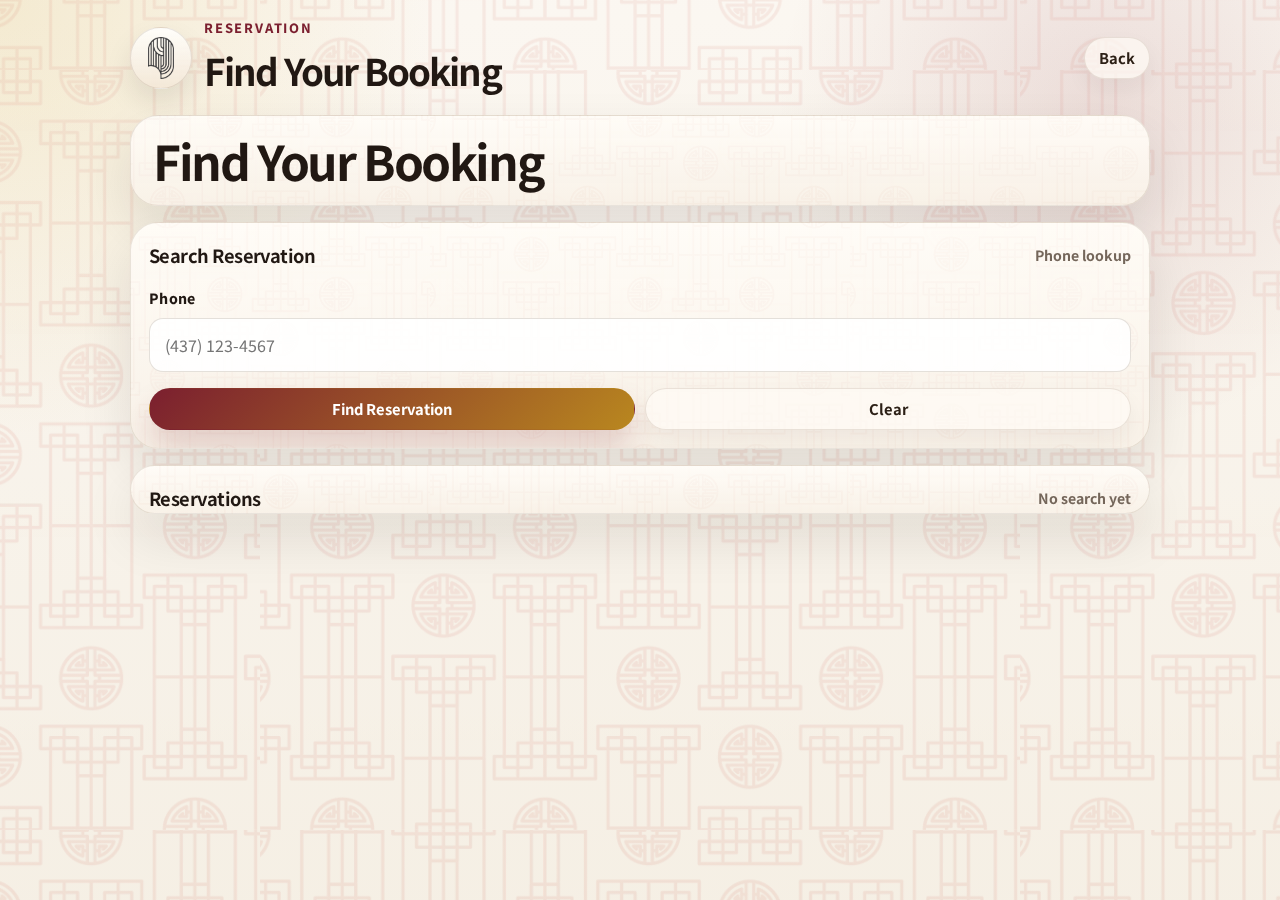
<file: modify.html>
﻿<!doctype html>
<html lang="en">
<head>
  <meta charset="UTF-8" />
  <meta name="viewport" content="width=device-width, initial-scale=1.0" />
  <title>Modify Reservation | EHWA</title>
  <link rel="preconnect" href="https://fonts.googleapis.com" />
  <link rel="preconnect" href="https://fonts.gstatic.com" crossorigin />
  <link href="https://fonts.googleapis.com/css2?family=Noto+Sans+KR:wght@400;500;700;800&display=swap" rel="stylesheet" />
  <link rel="stylesheet" href="css/global.css?v=20260424-modify" />
  <style>
    :root {
      --ink: #211813;
      --muted: #74665a;
      --wine: #7b1f2f;
      --gold: #d4af37;
      --line: rgba(109, 86, 59, 0.14);
      --paper-line: rgba(113, 88, 60, 0.18);
      --shadow: 0 24px 52px rgba(29, 19, 12, 0.1);
      --radius-xl: 28px;
      --radius-lg: 20px;
      --radius-md: 14px;
    }

    * { box-sizing: border-box; }

    body {
      margin: 0;
      min-height: 100vh;
      color: var(--ink);
      font-family: "Noto Sans KR", system-ui, -apple-system, BlinkMacSystemFont, "Segoe UI", sans-serif;
      background:
        radial-gradient(circle at top left, rgba(212, 175, 55, 0.18), transparent 28%),
        radial-gradient(circle at 86% 12%, rgba(123, 31, 47, 0.12), transparent 24%),
        linear-gradient(180deg, rgba(251, 247, 241, 0.98) 0%, rgba(245, 239, 228, 0.98) 100%);
    }

    body::before {
      content: "";
      position: fixed;
      inset: 0;
      background:
        linear-gradient(180deg, rgba(255, 252, 247, 0.18), rgba(255, 252, 247, 0.06)),
        url("assets/pattern.webp") center / 760px auto;
      opacity: 0.14;
      pointer-events: none;
      z-index: -1;
    }

    button, input, textarea { font: inherit; }
    a { color: inherit; text-decoration: none; }

    .shell {
      width: min(100% - 18px, 1020px);
      margin: 0 auto;
      padding: 18px 0 40px;
    }

    .topbar {
      display: flex;
      align-items: center;
      justify-content: space-between;
      gap: 12px;
      margin-bottom: 16px;
    }

    .brand {
      display: inline-flex;
      align-items: center;
      gap: 12px;
      min-width: 0;
    }

    .logo-link {
      display: inline-flex;
      align-items: center;
      justify-content: center;
      width: 62px;
      height: 62px;
      border-radius: 999px;
      background: linear-gradient(180deg, rgba(255, 254, 250, 0.98), rgba(243, 231, 215, 0.94));
      border: 1px solid rgba(73, 53, 36, 0.12);
      box-shadow: 0 14px 28px rgba(42, 28, 18, 0.1);
      flex: none;
    }

    .logo-link img {
      width: 42px;
      height: 42px;
      object-fit: contain;
    }

    .brand-copy p {
      margin: 0 0 4px;
      color: var(--wine);
      font-size: 0.8rem;
      font-weight: 800;
      letter-spacing: 0.14em;
      text-transform: uppercase;
    }

    .brand-copy h1 {
      margin: 0;
      font-size: clamp(1.45rem, 5vw, 2.3rem);
      letter-spacing: -0.05em;
    }

    .back-link,
    .pill-btn {
      display: inline-flex;
      align-items: center;
      justify-content: center;
      min-height: 42px;
      padding: 0 14px;
      border-radius: 999px;
      border: 1px solid rgba(113, 88, 60, 0.14);
      background: rgba(255, 251, 245, 0.72);
      color: #2c2016;
      font-size: 0.92rem;
      font-weight: 700;
      white-space: nowrap;
      box-shadow: 0 10px 22px rgba(32, 20, 13, 0.05);
      cursor: pointer;
    }

    .pill-btn.primary {
      color: #fff;
      border-color: transparent;
      background: linear-gradient(135deg, var(--wine), #b9871f);
      box-shadow: 0 18px 30px rgba(123, 31, 47, 0.18);
    }

    .hero,
    .panel,
    .editor-modal,
    .feedback-modal,
    .sheet-panel {
      border: 1px solid var(--line);
      border-radius: var(--radius-xl);
      background:
        linear-gradient(180deg, rgba(255, 252, 247, 0.97), rgba(248, 241, 231, 0.96)),
        url("assets/pattern.webp") center / 420px auto;
      box-shadow: var(--shadow);
    }

    .hero {
      padding: 22px;
      margin-bottom: 16px;
    }

    .hero p {
      display: none;
    }

    .hero h2 {
      margin: 0;
      font-size: clamp(1.9rem, 6vw, 3rem);
      letter-spacing: -0.05em;
      line-height: 0.95;
    }

    .hero span {
      display: none;
    }

    .layout {
      display: grid;
      gap: 16px;
    }

    .panel {
      overflow: hidden;
    }

    .panel-head {
      display: flex;
      align-items: center;
      justify-content: space-between;
      gap: 12px;
      padding: 18px 18px 0;
    }

    .panel-head h3 {
      margin: 0;
      font-size: 1.14rem;
      letter-spacing: -0.03em;
    }

    .panel-head span {
      color: var(--muted);
      font-size: 0.88rem;
      font-weight: 700;
    }

    .search-form,
    .editor-form {
      display: grid;
      gap: 16px;
      padding: 18px;
    }

    .field-grid {
      display: grid;
      gap: 14px;
    }

    .field {
      display: grid;
      gap: 8px;
    }

    .field label {
      font-size: 0.88rem;
      font-weight: 800;
      letter-spacing: 0.02em;
    }

    .field input,
    .field textarea {
      width: 100%;
      min-height: 53px;
      padding: 14px 15px;
      border: 1px solid var(--paper-line);
      border-radius: var(--radius-md);
      background: rgba(255, 255, 255, 0.9);
      color: #231812;
      outline: none;
    }

    .field input:focus,
    .field textarea:focus {
      border-color: rgba(123, 31, 47, 0.35);
      box-shadow: 0 0 0 3px rgba(123, 31, 47, 0.08);
    }

    .field small {
      color: var(--muted);
      line-height: 1.5;
    }

    .picker-trigger {
      width: 100%;
      min-height: 53px;
      padding: 14px 15px;
      border: 1px solid var(--paper-line);
      border-radius: var(--radius-md);
      background: rgba(255, 255, 255, 0.9);
      text-align: left;
      color: #231812;
      cursor: pointer;
    }

    .guest-custom-input {
      display: none;
    }

    .guest-custom-input.is-open {
      display: block;
    }

    .date-grid {
      display: grid;
      grid-template-columns: repeat(3, minmax(0, 1fr));
      gap: 10px;
    }

    .date-chip {
      width: 100%;
      min-height: 68px;
      padding: 10px 8px;
      border-radius: 18px;
      border: 1px solid rgba(113, 88, 60, 0.14);
      background: rgba(255, 255, 255, 0.84);
      text-align: center;
      color: #2a1d13;
      cursor: pointer;
    }

    .date-chip span,
    .date-chip strong {
      display: block;
    }

    .date-chip span {
      margin-bottom: 4px;
      color: #7f7063;
      font-size: 0.76rem;
    }

    .date-chip strong { font-size: 0.94rem; }

    .date-chip.is-active,
    .date-chip.more-chip.is-active {
      border-color: rgba(255, 228, 155, 0.92);
      background: linear-gradient(135deg, rgba(255, 229, 158, 0.92), rgba(255, 247, 227, 1));
      box-shadow: 0 12px 22px rgba(17, 11, 8, 0.14);
    }

    .date-chip.more-chip {
      background: rgba(255, 252, 247, 0.96);
      color: #1f1712;
    }

    .date-chip.more-chip span,
    .date-chip.more-chip strong {
      color: inherit;
    }

    .results {
      display: grid;
      gap: 16px;
      padding: 18px;
    }

    .results[hidden] {
      display: none;
    }

    .section-block {
      display: grid;
      gap: 12px;
    }

    .section-head {
      display: flex;
      align-items: center;
      justify-content: space-between;
      gap: 12px;
    }

    .section-head h4 {
      margin: 0;
      font-size: 1rem;
      letter-spacing: -0.02em;
    }

    .section-head span {
      color: var(--muted);
      font-size: 0.84rem;
      font-weight: 700;
    }

    .reservation-list {
      display: grid;
      gap: 12px;
    }

    .reservation-card {
      padding: 16px;
      border-radius: 20px;
      background: rgba(255, 251, 245, 0.84);
      border: 1px solid rgba(109, 86, 59, 0.12);
    }

    .reservation-card.is-past {
      background:
        linear-gradient(180deg, rgba(240, 234, 227, 0.92), rgba(232, 225, 216, 0.94));
      border-style: dashed;
      opacity: 0.92;
    }

    .reservation-top {
      display: flex;
      align-items: flex-start;
      justify-content: space-between;
      gap: 12px;
      margin-bottom: 12px;
    }

    .reservation-top h4 {
      margin: 0 0 4px;
      font-size: 1.06rem;
    }

    .reservation-top p {
      margin: 0;
      color: var(--muted);
      font-size: 0.92rem;
    }

    .badge-row {
      display: inline-flex;
      flex-wrap: wrap;
      gap: 8px;
    }

    .badge {
      display: inline-flex;
      align-items: center;
      justify-content: center;
      min-height: 30px;
      padding: 0 12px;
      border-radius: 999px;
      font-size: 0.78rem;
      font-weight: 800;
      letter-spacing: 0.06em;
      text-transform: uppercase;
    }

    .badge.branch {
      color: #fff;
      background: linear-gradient(135deg, rgba(123, 31, 47, 0.96), rgba(185, 135, 31, 0.9));
    }

    .badge.past {
      color: #5b4a3a;
      background: rgba(204, 190, 176, 0.76);
    }

    .reservation-meta {
      display: grid;
      grid-template-columns: repeat(2, minmax(0, 1fr));
      gap: 10px;
      margin-bottom: 12px;
    }

    .meta-box {
      padding: 12px 14px;
      border-radius: 16px;
      background: rgba(255, 255, 255, 0.72);
      border: 1px solid rgba(109, 86, 59, 0.1);
    }

    .meta-box span,
    .meta-box strong {
      display: block;
    }

    .meta-box span {
      margin-bottom: 4px;
      color: var(--muted);
      font-size: 0.78rem;
      font-weight: 800;
      letter-spacing: 0.08em;
      text-transform: uppercase;
    }

    .meta-box strong {
      font-size: 1rem;
      letter-spacing: -0.02em;
      word-break: break-word;
    }

    .reservation-notes {
      padding: 12px 14px;
      border-radius: 16px;
      background: rgba(255, 251, 245, 0.84);
      border: 1px solid rgba(109, 86, 59, 0.08);
      color: #3d2c1f;
      line-height: 1.55;
    }

    .reservation-actions {
      display: grid;
      gap: 10px;
      margin-top: 12px;
    }

    .action-btn {
      min-height: 44px;
      border: 0;
      border-radius: 14px;
      font: inherit;
      font-weight: 800;
      cursor: pointer;
    }

    .action-btn.primary {
      color: #fff;
      background: linear-gradient(135deg, var(--wine), #b9871f);
    }

    .empty-state {
      padding: 16px;
      border-radius: 18px;
      background: rgba(255, 251, 245, 0.74);
      color: var(--muted);
      line-height: 1.6;
      text-align: center;
    }

    .modal-backdrop,
    .feedback-backdrop,
    .sheet-backdrop {
      position: fixed;
      inset: 0;
      display: none;
      align-items: center;
      justify-content: center;
      padding: 18px;
      background: rgba(18, 12, 9, 0.42);
      backdrop-filter: blur(4px);
      z-index: 120;
    }

    .modal-backdrop.is-open,
    .feedback-backdrop.is-open,
    .sheet-backdrop.is-open {
      display: flex;
    }

    .editor-modal,
    .feedback-modal {
      width: min(100%, 560px);
      padding: 22px;
    }

    .feedback-modal {
      width: min(100%, 380px);
      text-align: center;
    }

    .feedback-modal h3 {
      margin: 0 0 8px;
      font-size: 1.22rem;
    }

    .feedback-modal p {
      margin: 0 0 18px;
      color: var(--muted);
      line-height: 1.6;
    }

    .feedback-details {
      margin: 0 0 18px;
    }

    .modal-head {
      display: flex;
      align-items: center;
      justify-content: space-between;
      gap: 12px;
      margin-bottom: 10px;
    }

    .modal-head h3 {
      margin: 0;
      font-size: 1.28rem;
      letter-spacing: -0.03em;
    }

    .modal-close {
      width: 40px;
      height: 40px;
      border-radius: 999px;
      border: 1px solid rgba(109, 86, 59, 0.14);
      background: rgba(255, 251, 245, 0.82);
      cursor: pointer;
    }

    .form-actions {
      display: grid;
      gap: 10px;
    }

    .form-actions .pill-btn {
      width: 100%;
    }

    .sheet-panel {
      position: fixed;
      left: 0;
      right: 0;
      bottom: 0;
      margin: 0 auto;
      width: min(100%, 760px);
      max-height: min(72vh, 520px);
      border-radius: 24px 24px 0 0;
      overflow: hidden;
      transform: translateY(100%);
      transition: transform 0.22s ease;
    }

    .sheet-backdrop.is-open .sheet-panel {
      transform: translateY(0);
    }

    .sheet-head {
      display: flex;
      align-items: center;
      justify-content: space-between;
      gap: 12px;
      padding: 18px;
    }

    .sheet-head h3 {
      margin: 0;
      font-size: 1.06rem;
    }

    .sheet-options {
      display: grid;
      gap: 10px;
      padding: 0 18px 18px;
      max-height: calc(min(72vh, 520px) - 72px);
      overflow: auto;
      -webkit-overflow-scrolling: touch;
    }

    .sheet-option {
      width: 100%;
      min-height: 54px;
      padding: 0 16px;
      border-radius: 16px;
      border: 1px solid rgba(113, 88, 60, 0.14);
      background: rgba(255, 255, 255, 0.86);
      text-align: left;
      color: #2a1d13;
      font-weight: 700;
      cursor: pointer;
    }

    .sheet-option.is-active {
      border-color: rgba(123, 31, 47, 0.26);
      background: rgba(123, 31, 47, 0.06);
    }

    .sheet-option.is-custom {
      border-style: dashed;
      background: linear-gradient(135deg, rgba(255, 251, 245, 0.94), rgba(249, 238, 217, 0.94));
    }

    .calendar-shell {
      display: grid;
      gap: 14px;
      padding: 0 18px 18px;
    }

    .calendar-toolbar {
      display: flex;
      align-items: center;
      justify-content: space-between;
      gap: 12px;
    }

    .calendar-nav {
      width: 40px;
      height: 40px;
      border: 0;
      border-radius: 999px;
      background: rgba(255, 255, 255, 0.86);
      cursor: pointer;
    }

    .calendar-label {
      font-size: 1rem;
      font-weight: 800;
      color: #2e2016;
    }

    .calendar-weekdays,
    .calendar-grid {
      display: grid;
      grid-template-columns: repeat(7, minmax(0, 1fr));
      gap: 8px;
    }

    .calendar-weekdays span {
      text-align: center;
      font-size: 0.76rem;
      font-weight: 700;
      color: var(--muted);
    }

    .calendar-day {
      min-height: 48px;
      border: 1px solid rgba(113, 88, 60, 0.12);
      border-radius: 14px;
      background: rgba(255, 255, 255, 0.78);
      color: #231812;
      cursor: pointer;
    }

    .calendar-day.is-empty { visibility: hidden; }
    .calendar-day.is-disabled { opacity: 0.34; cursor: default; }
    .calendar-day.is-selected {
      border-color: rgba(255, 216, 110, 0.98);
      background: linear-gradient(135deg, rgba(255, 225, 140, 0.98), rgba(255, 246, 220, 1));
      box-shadow: 0 10px 18px rgba(17, 11, 8, 0.12);
    }

    @media (min-width: 720px) {
      .field-grid {
        grid-template-columns: repeat(2, minmax(0, 1fr));
      }

      .field.full {
        grid-column: 1 / -1;
      }

      .form-actions {
        grid-template-columns: 1fr 1fr;
      }
    }

    @media (max-width: 719px) {
      .reservation-top {
        flex-direction: column;
      }
    }
  </style>
</head>
<body>
  <main class="shell">
    <header class="topbar">
      <div class="brand">
        <a class="logo-link" href="index.html" aria-label="EHWA test home">
          <img src="assets/logo-dark.webp" alt="EHWA logo" />
        </a>
        <div class="brand-copy">
          <p>Reservation</p>
          <h1>Find Your Booking</h1>
        </div>
      </div>
      <a class="back-link" href="index.html">Back</a>
    </header>

    <section class="hero">
      <h2>Find Your Booking</h2>
    </section>

    <div class="layout">
      <section class="panel">
        <div class="panel-head">
          <h3>Search Reservation</h3>
          <span id="searchStatus">Phone lookup</span>
        </div>
        <form class="search-form" id="lookupForm">
          <div class="field-grid">
            <div class="field full">
              <label for="lookupPhone">Phone</label>
              <input id="lookupPhone" name="phone" type="tel" inputmode="numeric" autocomplete="tel" placeholder="(437) 123-4567" required />
            </div>
          </div>
          <div class="form-actions">
            <button class="pill-btn primary" type="submit">Find Reservation</button>
            <button class="pill-btn" id="clearResults" type="button">Clear</button>
          </div>
        </form>
      </section>

      <section class="panel">
        <div class="panel-head">
          <h3>Reservations</h3>
          <span id="resultLabel">No search yet</span>
        </div>
        <div class="results" id="resultsPanel" hidden>
          <section class="section-block">
            <div class="section-head">
              <h4>Upcoming Reservations</h4>
              <span id="upcomingCount">0 found</span>
            </div>
            <div class="reservation-list" id="upcomingList"></div>
          </section>
          <section class="section-block">
            <div class="section-head">
              <h4>Past Reservations</h4>
              <span id="pastCount">0 found</span>
            </div>
            <div class="reservation-list" id="pastList"></div>
          </section>
        </div>
      </section>
    </div>
  </main>

  <iframe name="modifySubmitFrame" hidden></iframe>

  <div class="modal-backdrop" id="editorModal" aria-hidden="true">
    <div class="editor-modal" role="dialog" aria-modal="true" aria-labelledby="editorTitle">
      <div class="modal-head">
        <h3 id="editorTitle">Edit Reservation</h3>
        <button class="modal-close" id="closeEditorModal" type="button">Ã—</button>
      </div>
      <form class="editor-form" id="editorForm">
        <input id="editorAction" name="action" type="hidden" value="update" />
        <input id="editorRowNumber" name="rowNumber" type="hidden" value="" />
        <input id="editorSheetName" name="sheetName" type="hidden" value="" />
        <input id="editorStatus" name="status" type="hidden" value="active" />
        <div class="field-grid" id="editorFields"></div>
        <div class="form-actions">
          <button class="pill-btn primary" type="submit">Save Changes</button>
          <button class="pill-btn" id="cancelEditor" type="button">Cancel</button>
        </div>
      </form>
    </div>
  </div>

  <div class="sheet-backdrop" id="pickerSheet" aria-hidden="true">
    <div class="sheet-panel">
      <div class="sheet-head">
        <h3 id="pickerTitle">Select</h3>
        <button class="modal-close" id="pickerClose" type="button">Ã—</button>
      </div>
      <div class="sheet-options" id="pickerOptions"></div>
      <div class="calendar-shell" id="calendarShell" hidden>
        <div class="calendar-toolbar">
          <button class="calendar-nav" id="calendarPrev" type="button" aria-label="Previous month">&lt;</button>
          <div class="calendar-label" id="calendarLabel">Month</div>
          <button class="calendar-nav" id="calendarNext" type="button" aria-label="Next month">&gt;</button>
        </div>
        <div class="calendar-weekdays">
          <span>Sun</span><span>Mon</span><span>Tue</span><span>Wed</span><span>Thu</span><span>Fri</span><span>Sat</span>
        </div>
        <div class="calendar-grid" id="calendarGrid"></div>
      </div>
    </div>
  </div>

  <div class="feedback-backdrop" id="feedbackModal" aria-hidden="true">
    <div class="feedback-modal" role="dialog" aria-modal="true" aria-labelledby="feedbackTitle">
      <h3 id="feedbackTitle">Updated</h3>
      <p id="feedbackMessage">Reservation updated.</p>
      <div class="feedback-details" id="feedbackDetails" hidden></div>
      <button class="pill-btn primary" id="closeFeedbackModal" type="button" style="width:100%;">Close</button>
    </div>
  </div>

  <script>
    const SHEET_ID = "1xa9OZbctYnlbaAL8lKIgmefM5hvSw0Plk01lxp5G2fc";
    const APPS_SCRIPT_URL = "https://script.google.com/macros/s/AKfycbxS_ru2I7ySfJeH4kD3hd1wPiHerJW3Iiujn95evZuFiyLNrJUo-_H6rKngdxt0EeBFVw/exec";
    const RESERVATION_SHEETS = [
      { name: "Downtown Reservation", label: "Downtown" },
      { name: "Uptown Reservation", label: "Uptown" }
    ];

    const state = {
      allReservations: [],
      matches: [],
      lastSearchDigits: "",
      activeForm: "editor",
      calendarCursor: null
    };

    function parseGvizText(text = "") {
      const match = text.match(/google\.visualization\.Query\.setResponse\(([\s\S]+)\);/);
      if (!match) throw new Error("Unexpected sheet response");
      return JSON.parse(match[1]);
    }

    function formatInputDate(date) {
      const year = date.getFullYear();
      const month = String(date.getMonth() + 1).padStart(2, "0");
      const day = String(date.getDate()).padStart(2, "0");
      return `${year}-${month}-${day}`;
    }

    function getCellText(cell) {
      if (!cell) return "";
      if (typeof cell.f === "string" && cell.f.trim()) return cell.f.trim();
      const value = cell.v;
      if (value instanceof Date) return formatInputDate(value);
      if (value && typeof value === "object" && typeof value.getMonth === "function") {
        return formatInputDate(new Date(value));
      }
      return (value ?? "").toString().trim();
    }

    function normalizeReservation(cells = [], index = 0, sheetConfig) {
      const values = cells.map((cell) => getCellText(cell));
      return {
        rowNumber: index + 1,
        sheetName: sheetConfig.name,
        branch: sheetConfig.label,
        timestamp: values[0] || "",
        date: values[1] || "",
        time: values[2] || "",
        people: values[3] || "",
        name: values[4] || "",
        phone: values[5] || "",
        notes: values[6] || "",
        status: values[7] || "active"
      };
    }

    function toSafeDate(dateString = "") {
      const normalized = String(dateString).trim();
      if (!normalized) return null;
      const match = normalized.match(/^(\d{4})-(\d{2})-(\d{2})$/);
      if (match) {
        const [, year, month, day] = match;
        return new Date(Number(year), Number(month) - 1, Number(day));
      }
      const date = new Date(normalized);
      return Number.isNaN(date.getTime()) ? null : date;
    }

    function parseTimeForSort(value = "") {
      const match = String(value).trim().match(/(\d{1,2}):(\d{2})\s*(AM|PM)/i);
      if (!match) return Number.MAX_SAFE_INTEGER;
      let hour = Number(match[1]);
      const minute = Number(match[2]);
      const meridiem = match[3].toUpperCase();
      if (meridiem === "PM" && hour !== 12) hour += 12;
      if (meridiem === "AM" && hour === 12) hour = 0;
      return hour * 60 + minute;
    }

    function formatPhoneNumber(value) {
      let digits = String(value || "").replace(/\D/g, "");
      if (digits.startsWith("1")) digits = digits.slice(1);
      digits = digits.slice(0, 10);
      if (digits.length < 4) return digits;
      if (digits.length < 7) return `(${digits.slice(0, 3)}) ${digits.slice(3)}`;
      return `(${digits.slice(0, 3)}) ${digits.slice(3, 6)}-${digits.slice(6)}`;
    }

    function normalizePhoneDigits(value = "") {
      let digits = String(value || "").replace(/\D/g, "");
      if (digits.length === 11 && digits.startsWith("1")) digits = digits.slice(1);
      return digits;
    }

    function isValidPhone(value = "") {
      const digits = normalizePhoneDigits(value);
      return digits.length === 10;
    }

    function formatDateLabel(value = "") {
      const date = toSafeDate(value);
      if (!date) return value || "No date";
      return new Intl.DateTimeFormat("en-US", {
        month: "long",
        day: "numeric",
        year: "numeric"
      }).format(date);
    }

    function formatDisplayDate(value = "") {
      const date = toSafeDate(value);
      if (!date) return "Not selected";
      return new Intl.DateTimeFormat("en-US", {
        weekday: "short",
        month: "short",
        day: "numeric"
      }).format(date);
    }

    function getReservationDateTime(item) {
      const date = toSafeDate(item.date);
      const minutes = parseTimeForSort(item.time);
      if (!date || !Number.isFinite(minutes)) return null;
      const withTime = new Date(date);
      withTime.setHours(Math.floor(minutes / 60), minutes % 60, 0, 0);
      return withTime;
    }

    function isPastReservation(item) {
      if (item.status === "removed") return true;
      const dateTime = getReservationDateTime(item);
      if (!dateTime) return false;
      return dateTime < new Date();
    }

    async function fetchSheetReservations(sheetConfig) {
      const url = `https://docs.google.com/spreadsheets/d/${SHEET_ID}/gviz/tq?sheet=${encodeURIComponent(sheetConfig.name)}&tqx=out:json`;
      const response = await fetch(url);
      if (!response.ok) throw new Error(`Failed to fetch ${sheetConfig.label}`);
      const data = parseGvizText(await response.text());
      return (data.table?.rows || [])
        .map((row) => row.c || [])
        .map((cells, index) => normalizeReservation(cells, index, sheetConfig))
        .filter((item) => item.timestamp || item.date || item.name);
    }

    async function fetchAllReservations() {
      const groups = await Promise.all(RESERVATION_SHEETS.map(fetchSheetReservations));
      return groups.flat().sort((a, b) => {
        const dateA = toSafeDate(a.date);
        const dateB = toSafeDate(b.date);
        const timeA = parseTimeForSort(a.time);
        const timeB = parseTimeForSort(b.time);
        if (dateA && dateB && dateA.getTime() !== dateB.getTime()) return dateA - dateB;
        return timeA - timeB;
      });
    }

    function renderReservationCard(item) {
      const past = isPastReservation(item);
      return `
        <article class="reservation-card ${past ? "is-past" : ""}">
          <div class="reservation-top">
            <div>
              <h4>${item.name || "Guest"}</h4>
              <p>${formatDateLabel(item.date)}</p>
            </div>
            <div class="badge-row">
              <span class="badge branch">${item.branch}</span>
              ${past ? `<span class="badge past">${item.status === "removed" ? "Removed" : "Past"}</span>` : ""}
            </div>
          </div>
          <div class="reservation-meta">
            <div class="meta-box">
              <span>Time</span>
              <strong>${item.time || "-"}</strong>
            </div>
            <div class="meta-box">
              <span>Guests</span>
              <strong>${item.people || "-"}</strong>
            </div>
            <div class="meta-box">
              <span>Phone</span>
              <strong>${item.phone || "-"}</strong>
            </div>
            <div class="meta-box">
              <span>Location</span>
              <strong>${item.branch}</strong>
            </div>
          </div>
          <div class="reservation-notes">${item.notes || "No notes"}</div>
          <div class="reservation-actions">
            <button class="action-btn primary" type="button" data-action="edit" data-sheet="${item.sheetName}" data-row="${item.rowNumber}">Edit Reservation</button>
          </div>
        </article>
      `;
    }

    function renderMatches() {
      const resultsPanel = document.getElementById("resultsPanel");
      const upcomingList = document.getElementById("upcomingList");
      const pastList = document.getElementById("pastList");
      const upcomingCount = document.getElementById("upcomingCount");
      const pastCount = document.getElementById("pastCount");
      const resultLabel = document.getElementById("resultLabel");

      resultsPanel.hidden = false;

      if (!state.matches.length) {
        upcomingList.innerHTML = '<div class="empty-state">No reservations were found for this phone number.</div>';
        pastList.innerHTML = '<div class="empty-state">Past reservations will appear here when they exist.</div>';
        upcomingCount.textContent = "0 found";
        pastCount.textContent = "0 found";
        resultLabel.textContent = "No matches";
        return;
      }

      const upcoming = state.matches.filter((item) => !isPastReservation(item));
      const past = state.matches.filter((item) => isPastReservation(item));

      upcomingList.innerHTML = upcoming.length
        ? upcoming.map(renderReservationCard).join("")
        : '<div class="empty-state">No upcoming reservations for this phone number.</div>';

      pastList.innerHTML = past.length
        ? past.map(renderReservationCard).join("")
        : '<div class="empty-state">No past reservations for this phone number.</div>';

      upcomingCount.textContent = `${upcoming.length} found`;
      pastCount.textContent = `${past.length} found`;
      resultLabel.textContent = `${state.matches.length} total matches`;
    }

    function buildMutationForm(fields) {
      const form = document.createElement("form");
      form.method = "POST";
      form.action = APPS_SCRIPT_URL;
      form.target = "modifySubmitFrame";
      form.style.display = "none";

      Object.entries(fields).forEach(([key, value]) => {
        const input = document.createElement("input");
        input.type = "hidden";
        input.name = key;
        input.value = value;
        form.appendChild(input);
      });

      document.body.appendChild(form);
      form.submit();
      window.setTimeout(() => form.remove(), 1200);
    }

    async function rerunSearch() {
      if (!state.lastSearchDigits) return;
      state.matches = state.allReservations
        .filter((item) => normalizePhoneDigits(item.phone) === state.lastSearchDigits);
      renderMatches();
    }

    async function refreshAfterMutation() {
      window.setTimeout(async () => {
        state.allReservations = await fetchAllReservations();
        await rerunSearch();
      }, 900);
    }

    function renderFeedbackDetails(data) {
      if (!data) {
        feedbackDetails.hidden = true;
        feedbackDetails.innerHTML = "";
        return;
      }

      feedbackDetails.hidden = false;
      feedbackDetails.innerHTML = `
        <div class="booking-summary">
          <div class="booking-summary-head">
            <strong>Reservation Details</strong>
            <span>${data.branch || ""}</span>
          </div>
          <div class="booking-summary-grid">
            <div class="booking-summary-box">
              <span>Date</span>
              <strong>${data.date ? formatDateLabel(data.date) : "-"}</strong>
            </div>
            <div class="booking-summary-box">
              <span>Time</span>
              <strong>${data.time || "-"}</strong>
            </div>
            <div class="booking-summary-box">
              <span>Guests</span>
              <strong>${data.people || "-"}</strong>
            </div>
            <div class="booking-summary-box">
              <span>Name</span>
              <strong>${data.name || "Guest"}</strong>
            </div>
            <div class="booking-summary-box">
              <span>Phone</span>
              <strong>${data.phone || "-"}</strong>
            </div>
          </div>
          <div class="booking-summary-note">${data.notes || "No notes."}</div>
        </div>
      `;
    }

    function openFeedback(title, message, details = null) {
      feedbackTitle.textContent = title;
      feedbackMessage.textContent = message;
      renderFeedbackDetails(details);
      feedbackModal.classList.add("is-open");
      feedbackModal.setAttribute("aria-hidden", "false");
    }

    function closeFeedback() {
      feedbackModal.classList.remove("is-open");
      feedbackModal.setAttribute("aria-hidden", "true");
    }

    function openEditor(item) {
      editorAction.value = "update";
      editorRowNumber.value = String(item.rowNumber);
      editorSheetName.value = item.sheetName;
      editorStatus.value = item.status || "active";
      editorFields.dateInput.value = item.date || formatInputDate(new Date());
      editorFields.timeInput.value = item.time || "6:00 PM";
      editorFields.timeDisplay.textContent = item.time || "6:00 PM";
      editorFields.peopleInput.value = item.people || "4 guests";
      editorFields.peopleDisplay.textContent = item.people || "4 guests";
      editorFields.nameInput.value = item.name || "";
      editorFields.phoneInput.value = item.phone || "";
      editorFields.notesInput.value = item.notes || "";
      editorFields.peopleCustomInput.classList.remove("is-open");
      editorFields.peopleDisplay.style.display = "";
      editorFields.renderDateGrid();
      editorModal.classList.add("is-open");
      editorModal.setAttribute("aria-hidden", "false");
    }

    function closeEditor() {
      editorModal.classList.remove("is-open");
      editorModal.setAttribute("aria-hidden", "true");
    }

    function serializeReservationForm(form) {
      return Object.fromEntries(new FormData(form).entries());
    }

    function setupReservationForm(container, prefix) {
      container.innerHTML = `
        <div class="field full">
          <label for="${prefix}Date">Date</label>
          <div class="date-grid" id="${prefix}DateGrid"></div>
          <input id="${prefix}Date" name="date" type="hidden" required />
        </div>
        <div class="field">
          <label for="${prefix}TimeDisplay">Time</label>
          <button class="picker-trigger" id="${prefix}TimeDisplay" type="button" data-picker="time" data-prefix="${prefix}">6:00 PM</button>
          <input id="${prefix}Time" name="time" type="hidden" value="6:00 PM" />
        </div>
        <div class="field">
          <label for="${prefix}PeopleDisplay">Guests</label>
          <button class="picker-trigger" id="${prefix}PeopleDisplay" type="button" data-picker="people" data-prefix="${prefix}">4 guests</button>
          <input id="${prefix}PeopleCustom" class="guest-custom-input" type="number" inputmode="numeric" min="2" placeholder="Enter guest count" />
          <input id="${prefix}People" name="people" type="hidden" value="4 guests" required />
        </div>
        <div class="field">
          <label for="${prefix}Name">Name</label>
          <input id="${prefix}Name" name="name" type="text" placeholder="Your name" required />
        </div>
        <div class="field">
          <label for="${prefix}Phone">Phone</label>
          <input id="${prefix}Phone" name="phone" type="tel" inputmode="numeric" autocomplete="tel" placeholder="(437) 123-4567" required />
        </div>
        <div class="field full">
          <label for="${prefix}Notes">Notes</label>
          <textarea id="${prefix}Notes" name="notes" placeholder="Add any request or occasion."></textarea>
        </div>
      `;

      const dateInput = document.getElementById(`${prefix}Date`);
      const dateGrid = document.getElementById(`${prefix}DateGrid`);
      const timeInput = document.getElementById(`${prefix}Time`);
      const peopleInput = document.getElementById(`${prefix}People`);
      const timeDisplay = document.getElementById(`${prefix}TimeDisplay`);
      const peopleDisplay = document.getElementById(`${prefix}PeopleDisplay`);
      const peopleCustomInput = document.getElementById(`${prefix}PeopleCustom`);
      const nameInput = document.getElementById(`${prefix}Name`);
      const phoneInput = document.getElementById(`${prefix}Phone`);
      const notesInput = document.getElementById(`${prefix}Notes`);

      const dateOptions = [];
      const start = new Date();
      start.setHours(0, 0, 0, 0);
      for (let i = 0; i < 10; i += 1) {
        const optionDate = new Date(start);
        optionDate.setDate(start.getDate() + i);
        dateOptions.push(formatInputDate(optionDate));
      }

      function renderDateGrid() {
        dateGrid.innerHTML = "";
        const visibleDates = dateOptions.slice(0, 5);

        visibleDates.forEach((value) => {
          const date = new Date(value + "T00:00:00");
          const button = document.createElement("button");
          button.type = "button";
          button.className = "date-chip";
          if (dateInput.value === value) button.classList.add("is-active");
          button.innerHTML = `<span>${new Intl.DateTimeFormat("en-US", { weekday: "short" }).format(date)}</span><strong>${new Intl.DateTimeFormat("en-US", { month: "short", day: "numeric" }).format(date)}</strong>`;
          button.addEventListener("click", () => {
            dateInput.value = value;
            renderDateGrid();
          });
          dateGrid.appendChild(button);
        });

        const moreButton = document.createElement("button");
        moreButton.type = "button";
        moreButton.className = "date-chip more-chip";
        const selectedIsCustom = dateInput.value && !visibleDates.includes(dateInput.value);
        moreButton.innerHTML = selectedIsCustom
          ? `<span>Chosen</span><strong>${formatDisplayDate(dateInput.value)}</strong>`
          : "<span>More</span><strong>Choose</strong>";
        if (selectedIsCustom) moreButton.classList.add("is-active");
        moreButton.addEventListener("click", () => {
          state.activeForm = prefix;
          state.calendarCursor = new Date((dateInput.value || dateOptions[0]) + "T00:00:00");
          openSheet("date");
        });
        dateGrid.appendChild(moreButton);
      }

      phoneInput.addEventListener("input", () => {
        phoneInput.value = formatPhoneNumber(phoneInput.value);
      });

      peopleCustomInput.addEventListener("keydown", (event) => {
        if (event.key === "Enter") {
          event.preventDefault();
          const count = Number.parseInt(peopleCustomInput.value, 10);
          if (!Number.isFinite(count) || count < 2) return;
          const value = `${count} guests`;
          peopleInput.value = value;
          peopleDisplay.textContent = value;
          peopleCustomInput.classList.remove("is-open");
          peopleDisplay.style.display = "";
        }
      });

      peopleCustomInput.addEventListener("blur", () => {
        if (!peopleCustomInput.value.trim()) {
          peopleCustomInput.classList.remove("is-open");
          peopleDisplay.style.display = "";
          return;
        }
        const count = Number.parseInt(peopleCustomInput.value, 10);
        if (!Number.isFinite(count) || count < 2) return;
        const value = `${count} guests`;
        peopleInput.value = value;
        peopleDisplay.textContent = value;
        peopleCustomInput.classList.remove("is-open");
        peopleDisplay.style.display = "";
      });

      timeDisplay.addEventListener("click", () => {
        state.activeForm = prefix;
        openSheet("time");
      });

      peopleDisplay.addEventListener("click", () => {
        if (peopleCustomInput.classList.contains("is-open")) {
          peopleCustomInput.classList.remove("is-open");
          peopleDisplay.style.display = "";
        }
        state.activeForm = prefix;
        openSheet("people");
      });

      dateInput.value = dateOptions[0];
      renderDateGrid();

      return {
        prefix,
        dateInput,
        timeInput,
        peopleInput,
        timeDisplay,
        peopleDisplay,
        peopleCustomInput,
        nameInput,
        phoneInput,
        notesInput,
        renderDateGrid
      };
    }

    const lookupForm = document.getElementById("lookupForm");
    const lookupPhone = document.getElementById("lookupPhone");
    const clearResults = document.getElementById("clearResults");
    const searchStatus = document.getElementById("searchStatus");
    const editorModal = document.getElementById("editorModal");
    const editorForm = document.getElementById("editorForm");
    const editorAction = document.getElementById("editorAction");
    const editorRowNumber = document.getElementById("editorRowNumber");
    const editorSheetName = document.getElementById("editorSheetName");
    const editorStatus = document.getElementById("editorStatus");
    const editorFields = setupReservationForm(document.getElementById("editorFields"), "editor");
    const feedbackModal = document.getElementById("feedbackModal");
    const feedbackTitle = document.getElementById("feedbackTitle");
    const feedbackMessage = document.getElementById("feedbackMessage");
    const feedbackDetails = document.getElementById("feedbackDetails");
    const closeFeedbackModal = document.getElementById("closeFeedbackModal");
    const sheet = document.getElementById("pickerSheet");
    const sheetTitle = document.getElementById("pickerTitle");
    const sheetOptions = document.getElementById("pickerOptions");
    const sheetClose = document.getElementById("pickerClose");
    const calendarShell = document.getElementById("calendarShell");
    const calendarGrid = document.getElementById("calendarGrid");
    const calendarLabel = document.getElementById("calendarLabel");
    const calendarPrev = document.getElementById("calendarPrev");
    const calendarNext = document.getElementById("calendarNext");

    function getFormRefs(prefix) {
      return prefix === "editor" ? editorFields : editorFields;
    }

    function closeSheet() {
      sheet.classList.remove("is-open");
      sheet.setAttribute("aria-hidden", "true");
      sheetOptions.innerHTML = "";
      calendarShell.hidden = true;
    }

    function openSheet(type) {
      sheetOptions.innerHTML = "";
      calendarShell.hidden = true;
      const refs = getFormRefs(state.activeForm);

      if (type === "date") {
        sheetTitle.textContent = "Choose date";
        state.calendarCursor = new Date((refs.dateInput.value || formatInputDate(new Date())) + "T00:00:00");
        state.calendarCursor = new Date(state.calendarCursor.getFullYear(), state.calendarCursor.getMonth(), 1);
        calendarShell.hidden = false;
        renderCalendar();
        sheet.classList.add("is-open");
        sheet.setAttribute("aria-hidden", "false");
        return;
      }

      sheetTitle.textContent = type === "time" ? "Select time" : "Select guests";
      const options = type === "time"
        ? ["6:00 PM","6:30 PM","7:00 PM","7:30 PM","8:00 PM","8:30 PM","9:00 PM","9:30 PM","10:00 PM","10:30 PM","11:00 PM","11:30 PM","12:00 AM","12:30 AM","1:00 AM"]
        : ["Custom","2 guests","3 guests","4 guests","5 guests","6 guests","7 guests","8 guests"];

      options.forEach((option) => {
        const button = document.createElement("button");
        button.type = "button";
        button.className = "sheet-option";
        if (type === "people" && option === "Custom") button.classList.add("is-custom");
        button.textContent = option;
        const currentValue = type === "time" ? refs.timeInput.value : refs.peopleInput.value;
        if (currentValue === option) button.classList.add("is-active");
        button.addEventListener("click", () => {
          if (type === "people" && option === "Custom") {
            closeSheet();
            refs.peopleDisplay.style.display = "none";
            refs.peopleCustomInput.classList.add("is-open");
            refs.peopleCustomInput.value = "";
            window.setTimeout(() => refs.peopleCustomInput.focus(), 30);
            return;
          }

          if (type === "time") {
            refs.timeInput.value = option;
            refs.timeDisplay.textContent = option;
          } else {
            refs.peopleInput.value = option;
            refs.peopleDisplay.textContent = option;
          }
          closeSheet();
        });
        sheetOptions.appendChild(button);
      });

      sheet.classList.add("is-open");
      sheet.setAttribute("aria-hidden", "false");
    }

    function renderCalendar() {
      const refs = getFormRefs(state.activeForm);
      calendarGrid.innerHTML = "";
      calendarLabel.textContent = new Intl.DateTimeFormat("en-US", {
        month: "long",
        year: "numeric"
      }).format(state.calendarCursor);

      const monthStart = new Date(state.calendarCursor.getFullYear(), state.calendarCursor.getMonth(), 1);
      const monthEnd = new Date(state.calendarCursor.getFullYear(), state.calendarCursor.getMonth() + 1, 0);
      const firstWeekday = monthStart.getDay();
      const todayFloor = new Date();
      todayFloor.setHours(0, 0, 0, 0);

      for (let i = 0; i < firstWeekday; i += 1) {
        const empty = document.createElement("div");
        empty.className = "calendar-day is-empty";
        calendarGrid.appendChild(empty);
      }

      for (let day = 1; day <= monthEnd.getDate(); day += 1) {
        const date = new Date(state.calendarCursor.getFullYear(), state.calendarCursor.getMonth(), day);
        const value = formatInputDate(date);
        const button = document.createElement("button");
        button.type = "button";
        button.className = "calendar-day";
        button.textContent = String(day);
        if (date < todayFloor) {
          button.classList.add("is-disabled");
          button.disabled = true;
        } else {
          button.addEventListener("click", () => {
            refs.dateInput.value = value;
            refs.renderDateGrid();
            closeSheet();
          });
        }
        if (refs.dateInput.value === value) button.classList.add("is-selected");
        calendarGrid.appendChild(button);
      }
    }

    lookupPhone.addEventListener("input", () => {
      lookupPhone.value = formatPhoneNumber(lookupPhone.value);
    });

    lookupForm.addEventListener("submit", async (event) => {
      event.preventDefault();
      if (!isValidPhone(lookupPhone.value)) {
        openFeedback("Invalid Phone", "Please enter a valid Canadian phone number before searching.");
        return;
      }

      const digits = normalizePhoneDigits(lookupPhone.value);
      state.lastSearchDigits = digits;
      searchStatus.textContent = "Searching...";

      try {
        state.allReservations = await fetchAllReservations();
        await rerunSearch();
        searchStatus.textContent = "Results loaded";
      } catch (error) {
        console.error(error);
        searchStatus.textContent = "Search failed";
        openFeedback("Could not Load", "We could not load reservation data right now. Please try again.");
      }
    });

    clearResults.addEventListener("click", () => {
      lookupForm.reset();
      lookupPhone.value = "";
      state.lastSearchDigits = "";
      state.matches = [];
      document.getElementById("resultsPanel").hidden = true;
      document.getElementById("resultLabel").textContent = "No search yet";
      searchStatus.textContent = "Phone lookup";
    });

    editorForm.addEventListener("submit", (event) => {
      event.preventDefault();
      if (!isValidPhone(editorFields.phoneInput.value)) {
        openFeedback("Invalid Phone", "Please enter a valid Canadian phone number before saving.");
        return;
      }

      const payload = serializeReservationForm(editorForm);
      payload.phone = formatPhoneNumber(payload.phone);
      const feedbackPayload = {
        ...payload,
        branch: RESERVATION_SHEETS.find((sheetInfo) => sheetInfo.name === payload.sheetName)?.label || ""
      };
      buildMutationForm(payload);
      closeEditor();
      openFeedback("Reservation Updated", "Your booking changes have been saved.", feedbackPayload);
      refreshAfterMutation();
    });

    document.getElementById("closeEditorModal").addEventListener("click", closeEditor);
    document.getElementById("cancelEditor").addEventListener("click", closeEditor);
    editorModal.addEventListener("click", (event) => {
      if (event.target === editorModal) closeEditor();
    });

    closeFeedbackModal.addEventListener("click", closeFeedback);
    feedbackModal.addEventListener("click", (event) => {
      if (event.target === feedbackModal) closeFeedback();
    });

    document.body.addEventListener("click", (event) => {
      const button = event.target.closest("[data-action='edit']");
      if (!button) return;
      const rowNumber = Number(button.dataset.row);
      const sheetName = button.dataset.sheet;
      const reservation = state.matches.find((item) => item.rowNumber === rowNumber && item.sheetName === sheetName);
      if (!reservation) return;
      openEditor(reservation);
    });

    sheetClose.addEventListener("click", closeSheet);
    sheet.addEventListener("click", (event) => {
      if (event.target === sheet) closeSheet();
    });

    calendarPrev.addEventListener("click", () => {
      state.calendarCursor = new Date(state.calendarCursor.getFullYear(), state.calendarCursor.getMonth() - 1, 1);
      renderCalendar();
    });

    calendarNext.addEventListener("click", () => {
      state.calendarCursor = new Date(state.calendarCursor.getFullYear(), state.calendarCursor.getMonth() + 1, 1);
      renderCalendar();
    });

    document.addEventListener("keydown", (event) => {
      if (event.key === "Escape") {
        if (sheet.classList.contains("is-open")) {
          closeSheet();
        } else if (feedbackModal.classList.contains("is-open")) {
          closeFeedback();
        } else if (editorModal.classList.contains("is-open")) {
          closeEditor();
        }
      }
    });
  </script>
</body>
</html>
</file>
<file: css/global.css>
:root {
  --bg: #ececef;
  --card: #f8f8fa;
  --text: #242633;
  --muted: #4d5160;
  --shadow: 0 2px 10px rgba(0, 0, 0, 0.08);
  --blue: #2f73bb;
  --line: #1f4a3e;
  --mint: #8ee7b9;
  --mint-strong: #61d89d;
}

* { box-sizing: border-box; }
html, body { margin: 0; padding: 0; }

body {
  font-family: "Pretendard", "Noto Sans KR", system-ui, -apple-system, Segoe UI, Roboto, sans-serif;
  background: var(--bg);
  color: var(--text);
  line-height: 1.55;
}

a { color: inherit; text-decoration: none; }
img { max-width: 100%; display: block; }

body.home-page {
  --bg: #041411;
  --text: #ecf6f2;
  --muted: #b0c5bc;
  --line: #1f4a3e;
  --mint: #8ee7b9;
  --mint-strong: #61d89d;
  background: var(--bg);
  color: var(--text);
  font-family: 'Noto Sans KR', system-ui, -apple-system, Segoe UI, Roboto, sans-serif;
}
</file>
